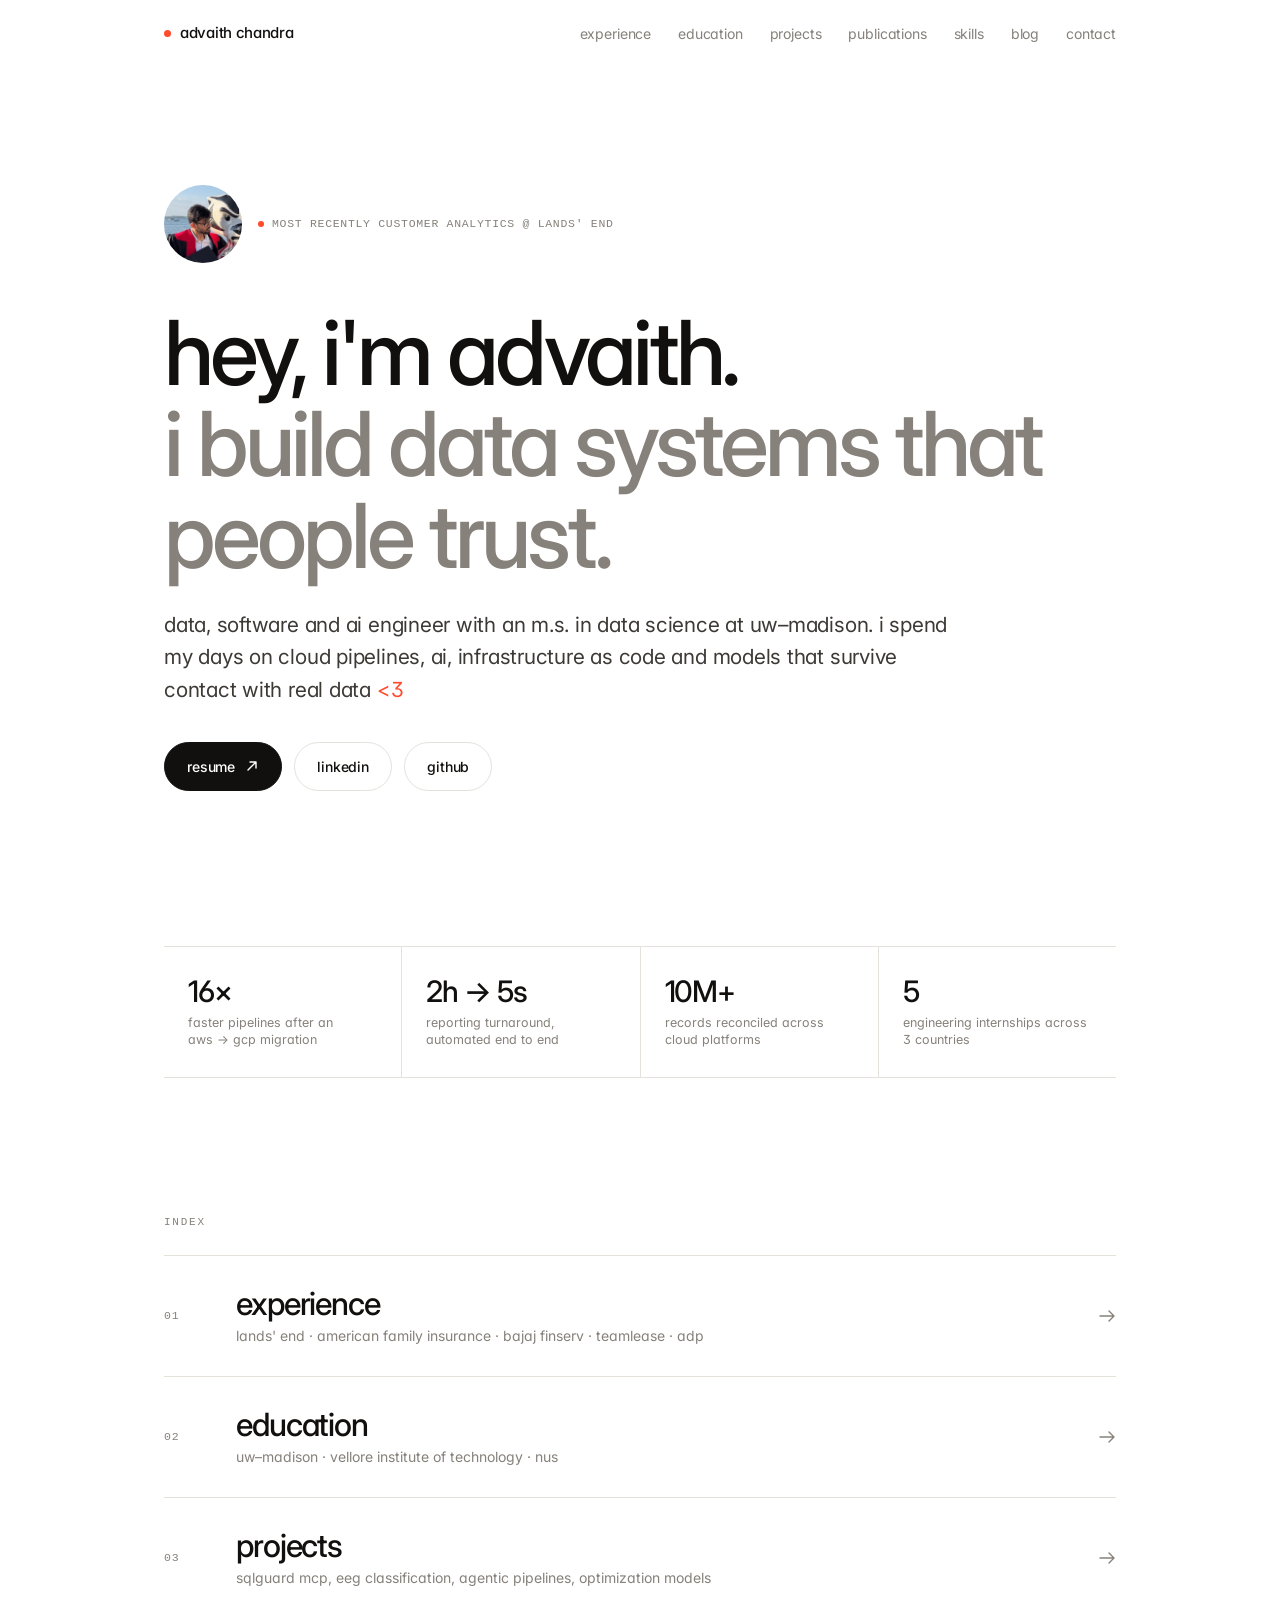
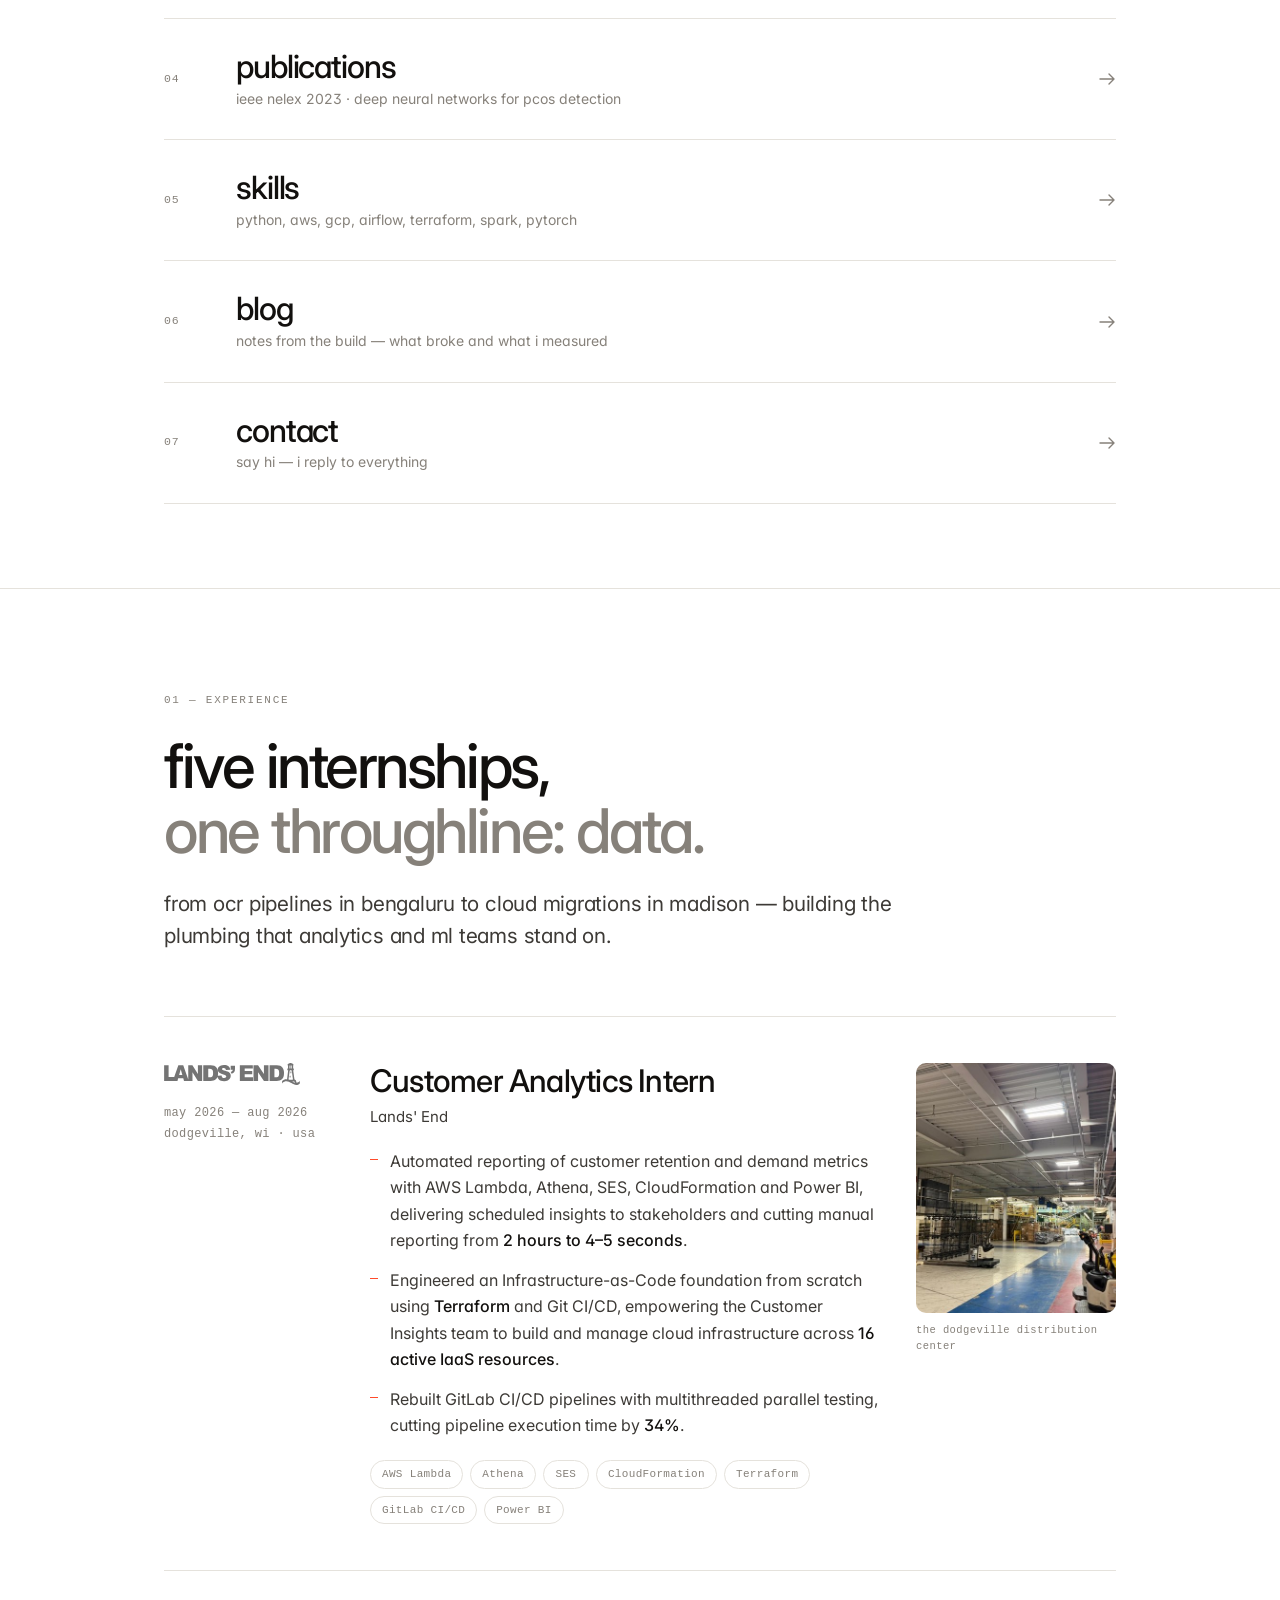
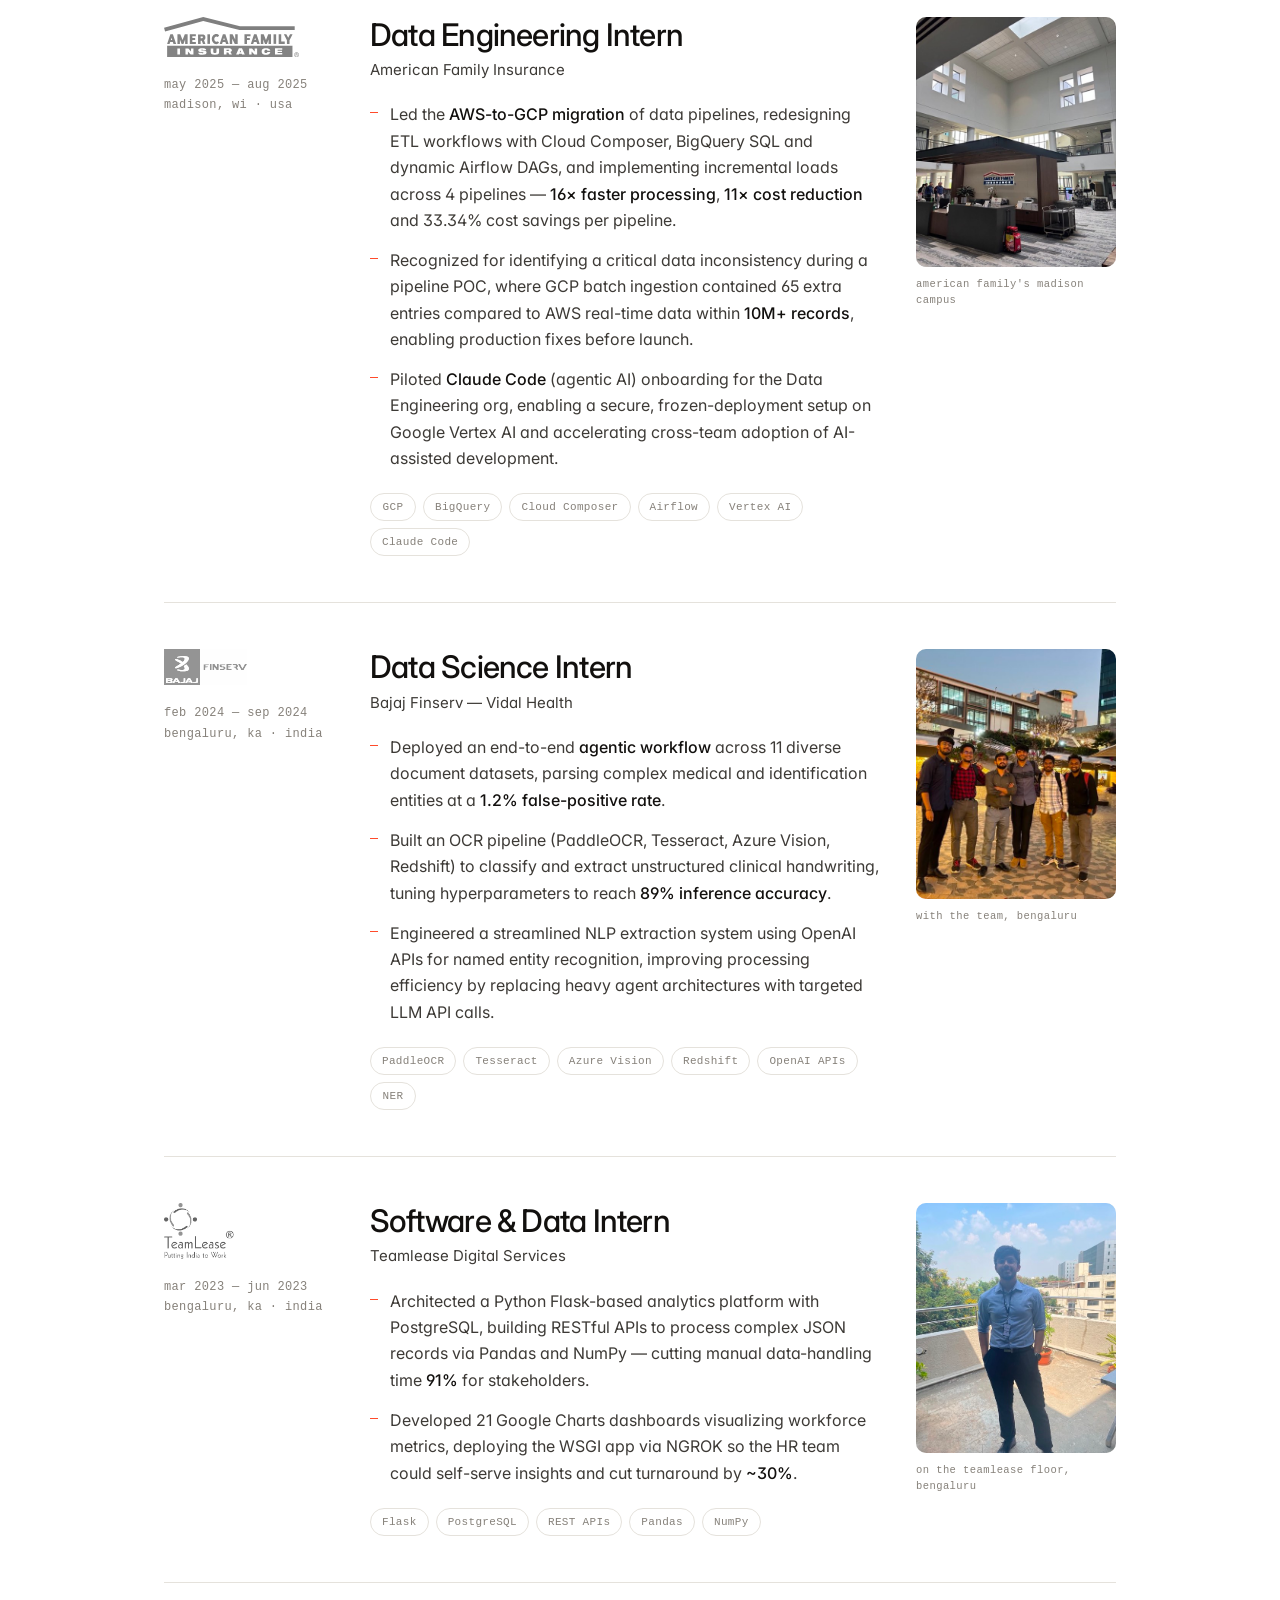
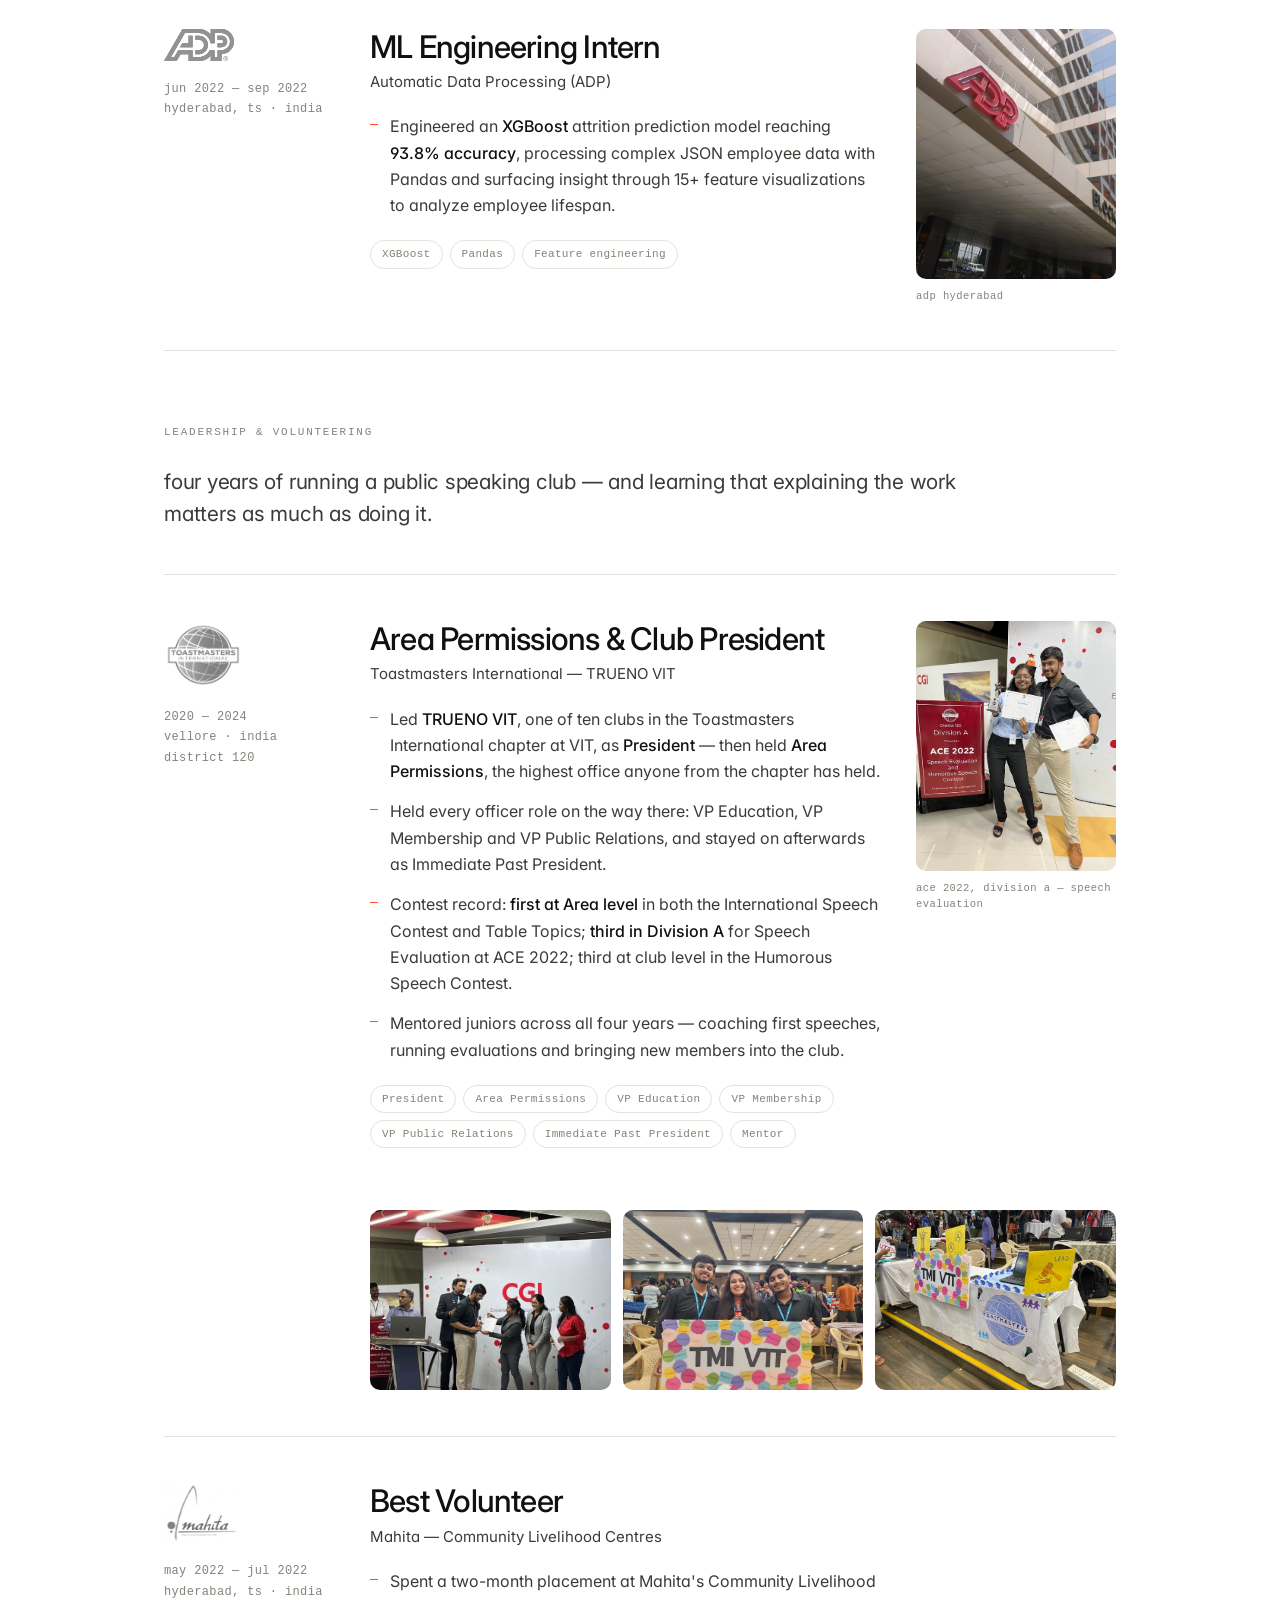
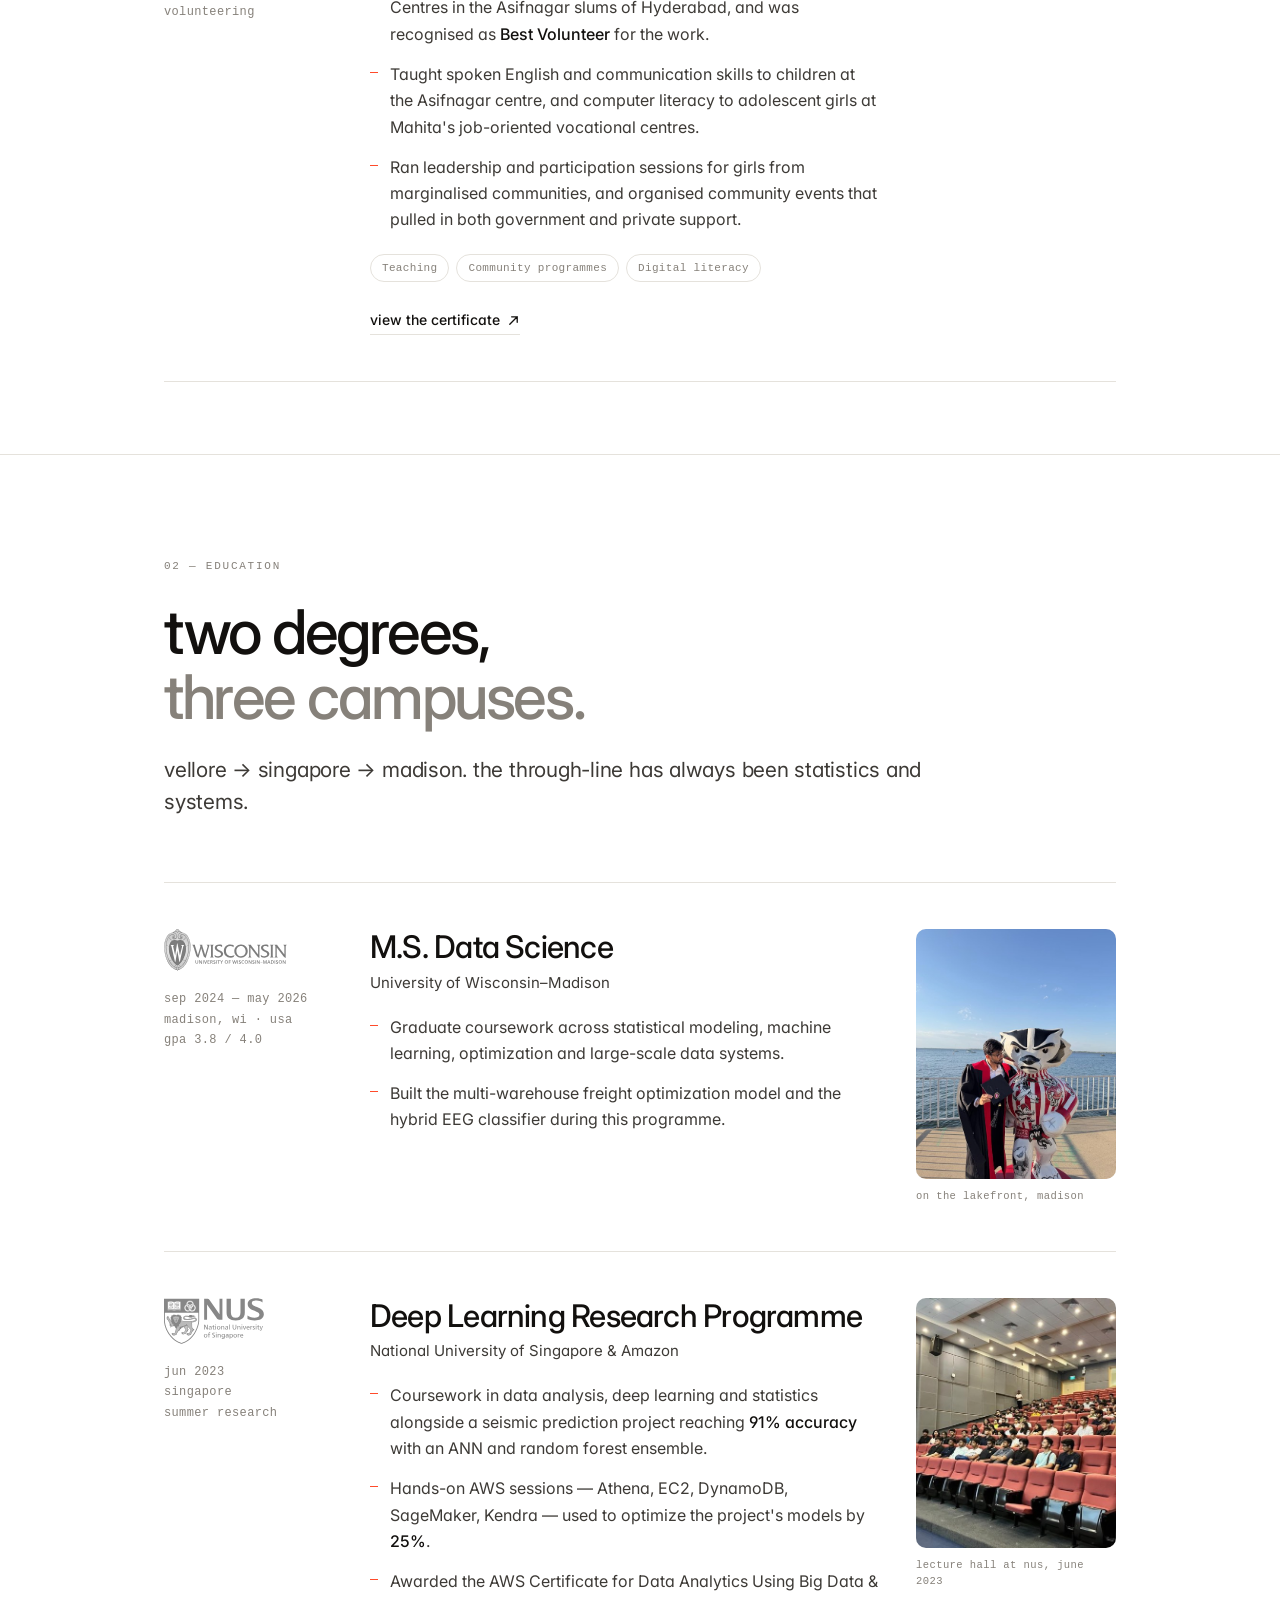
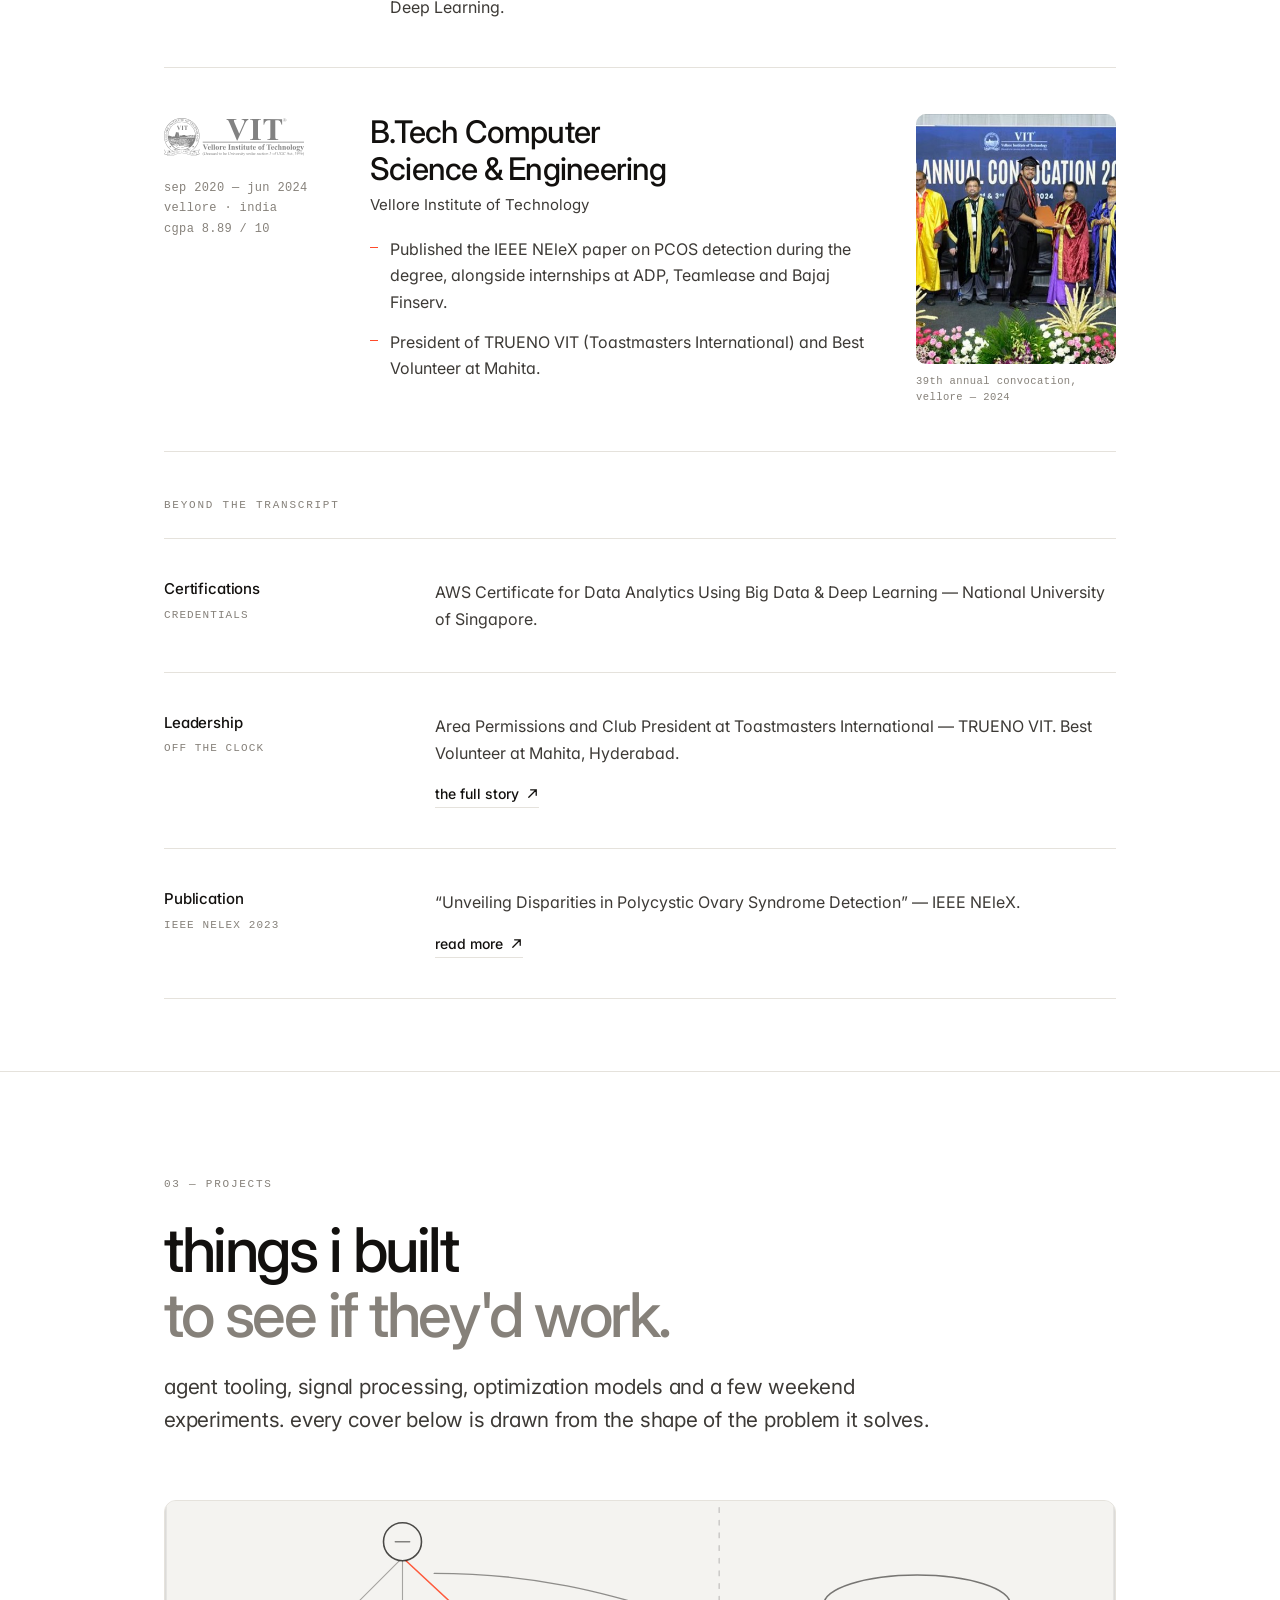
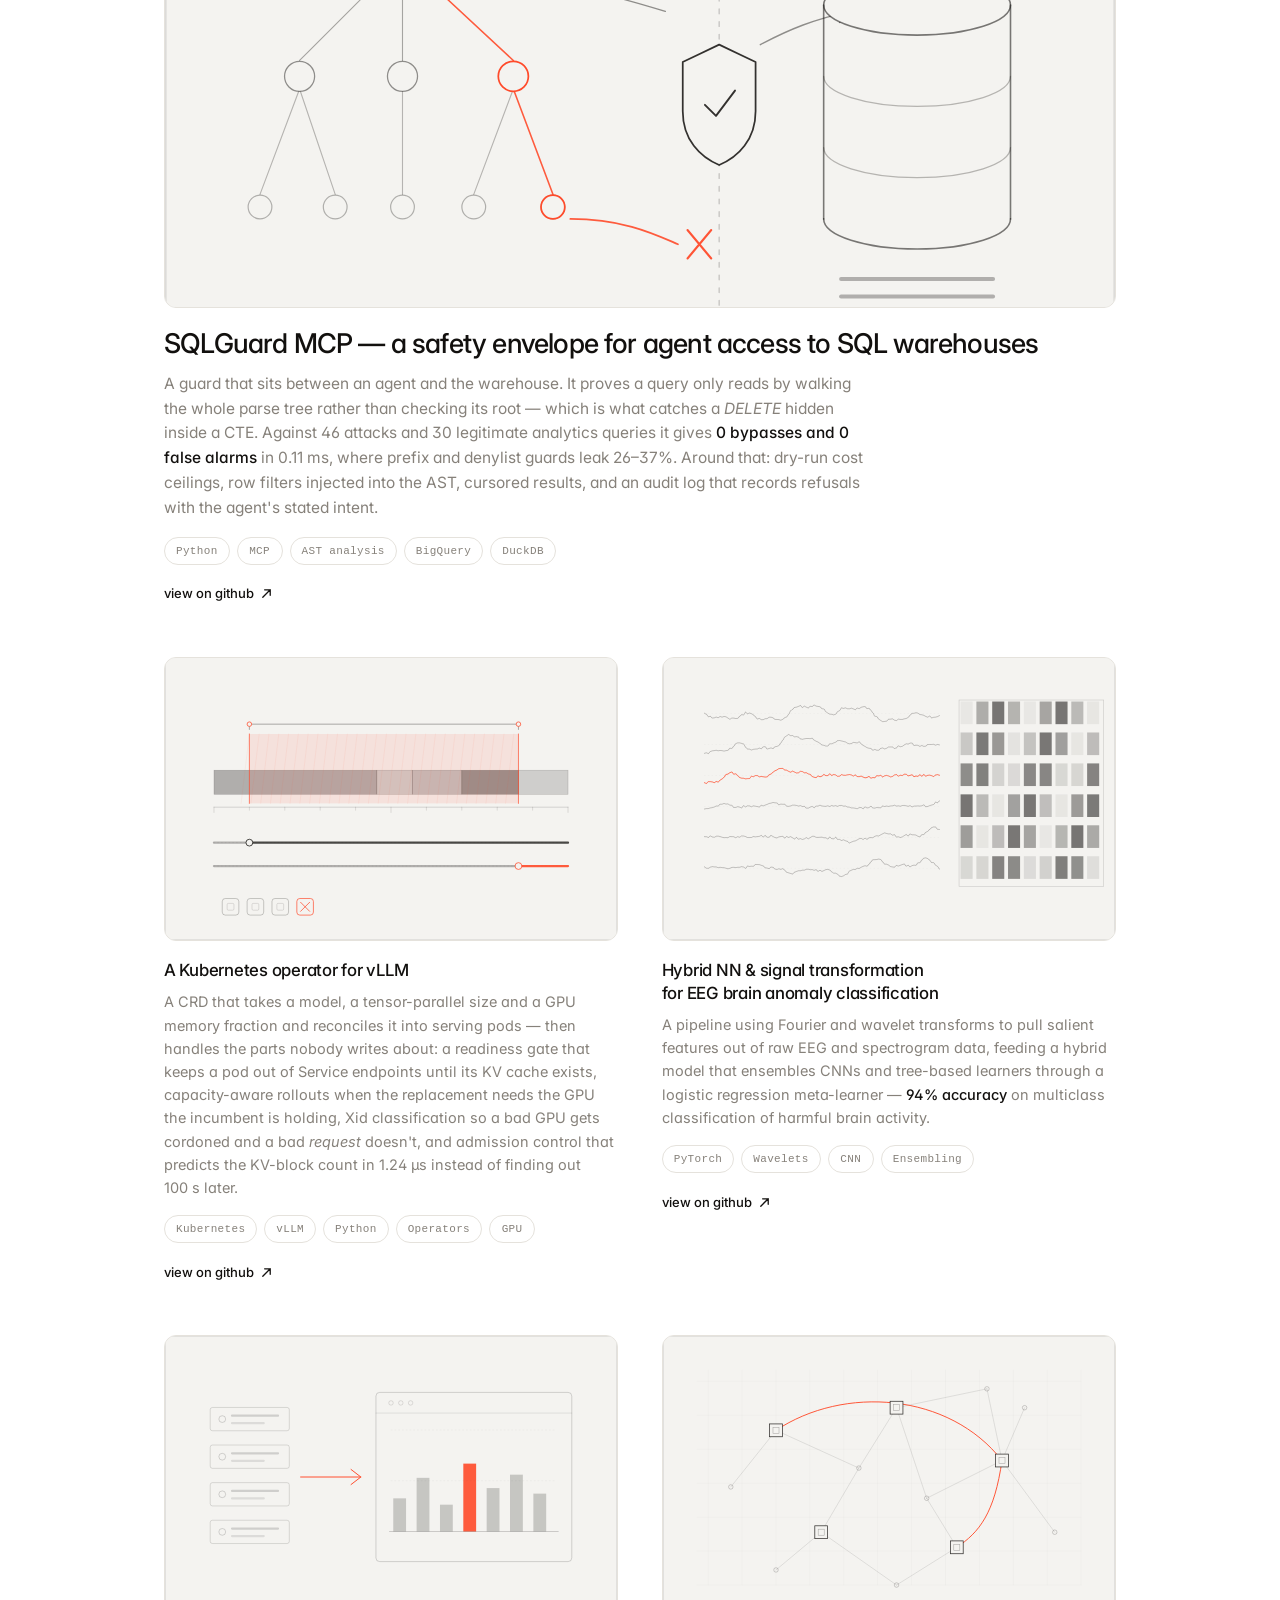
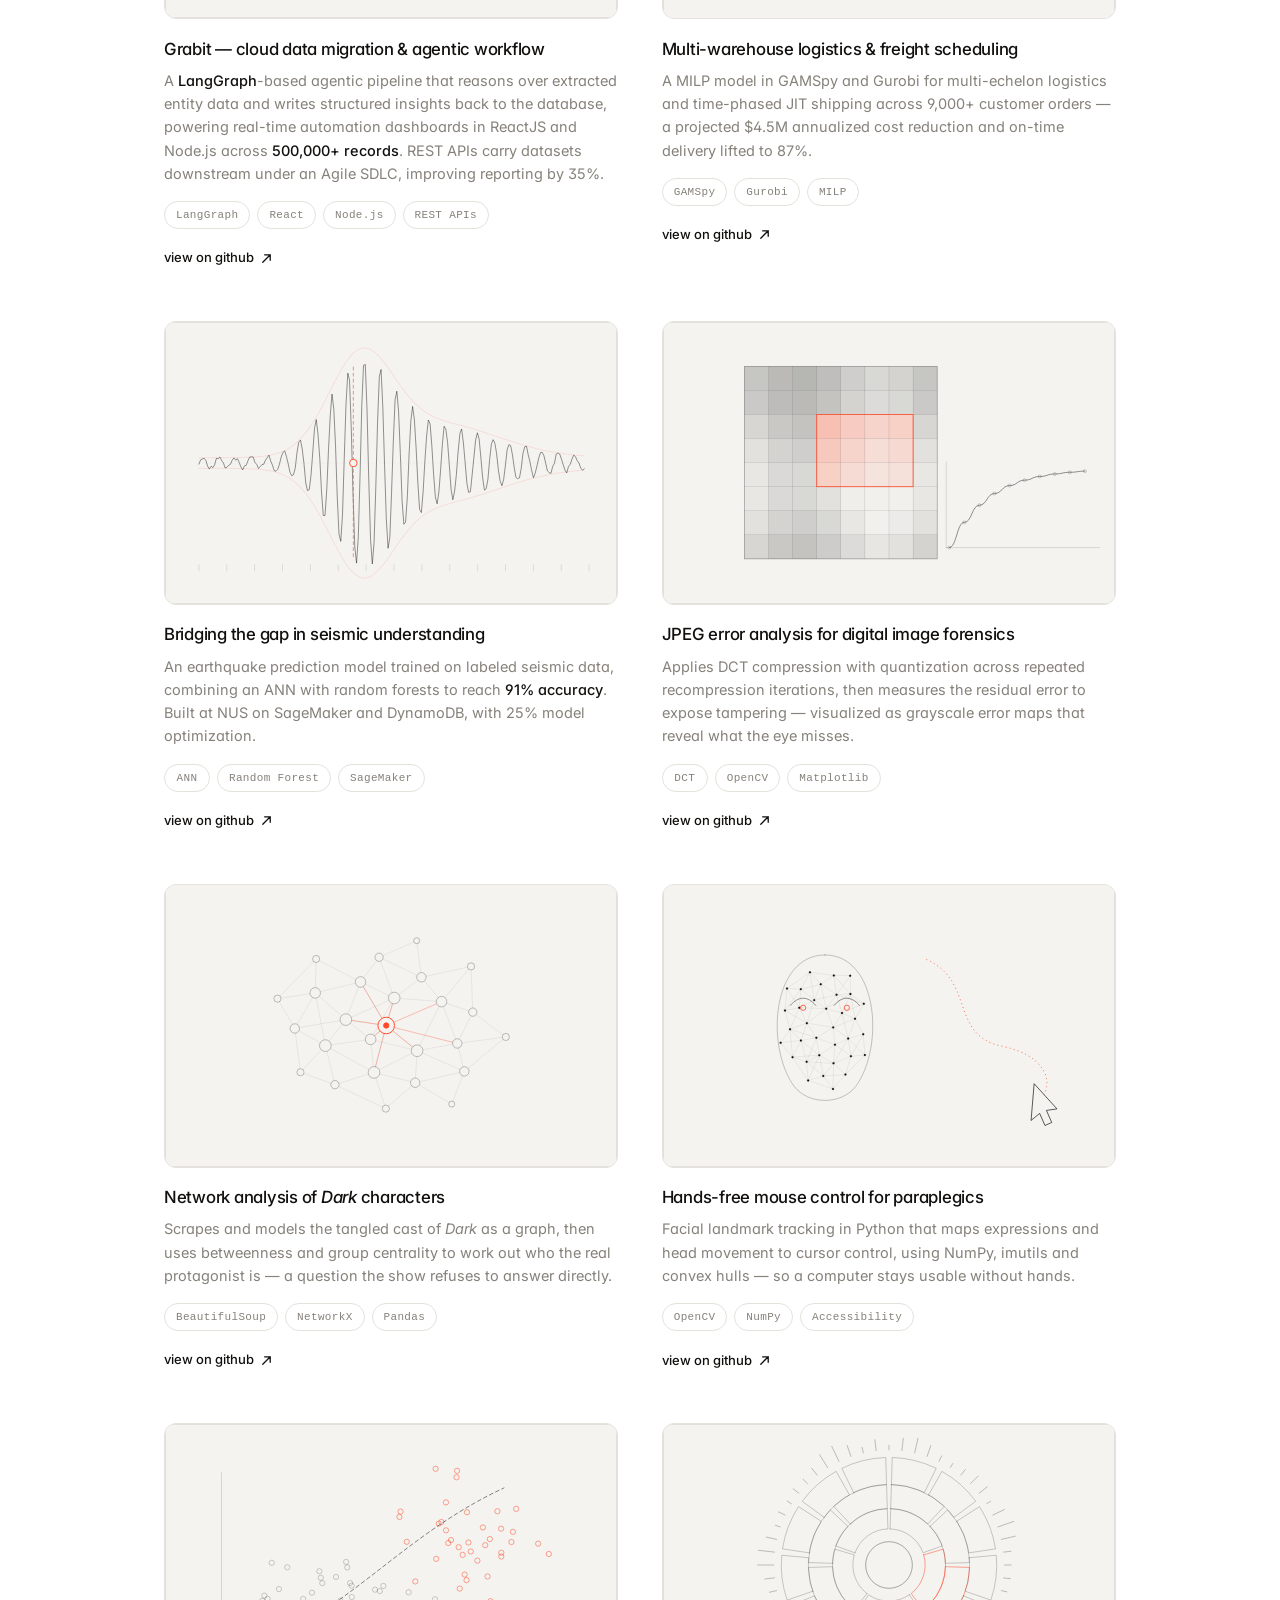
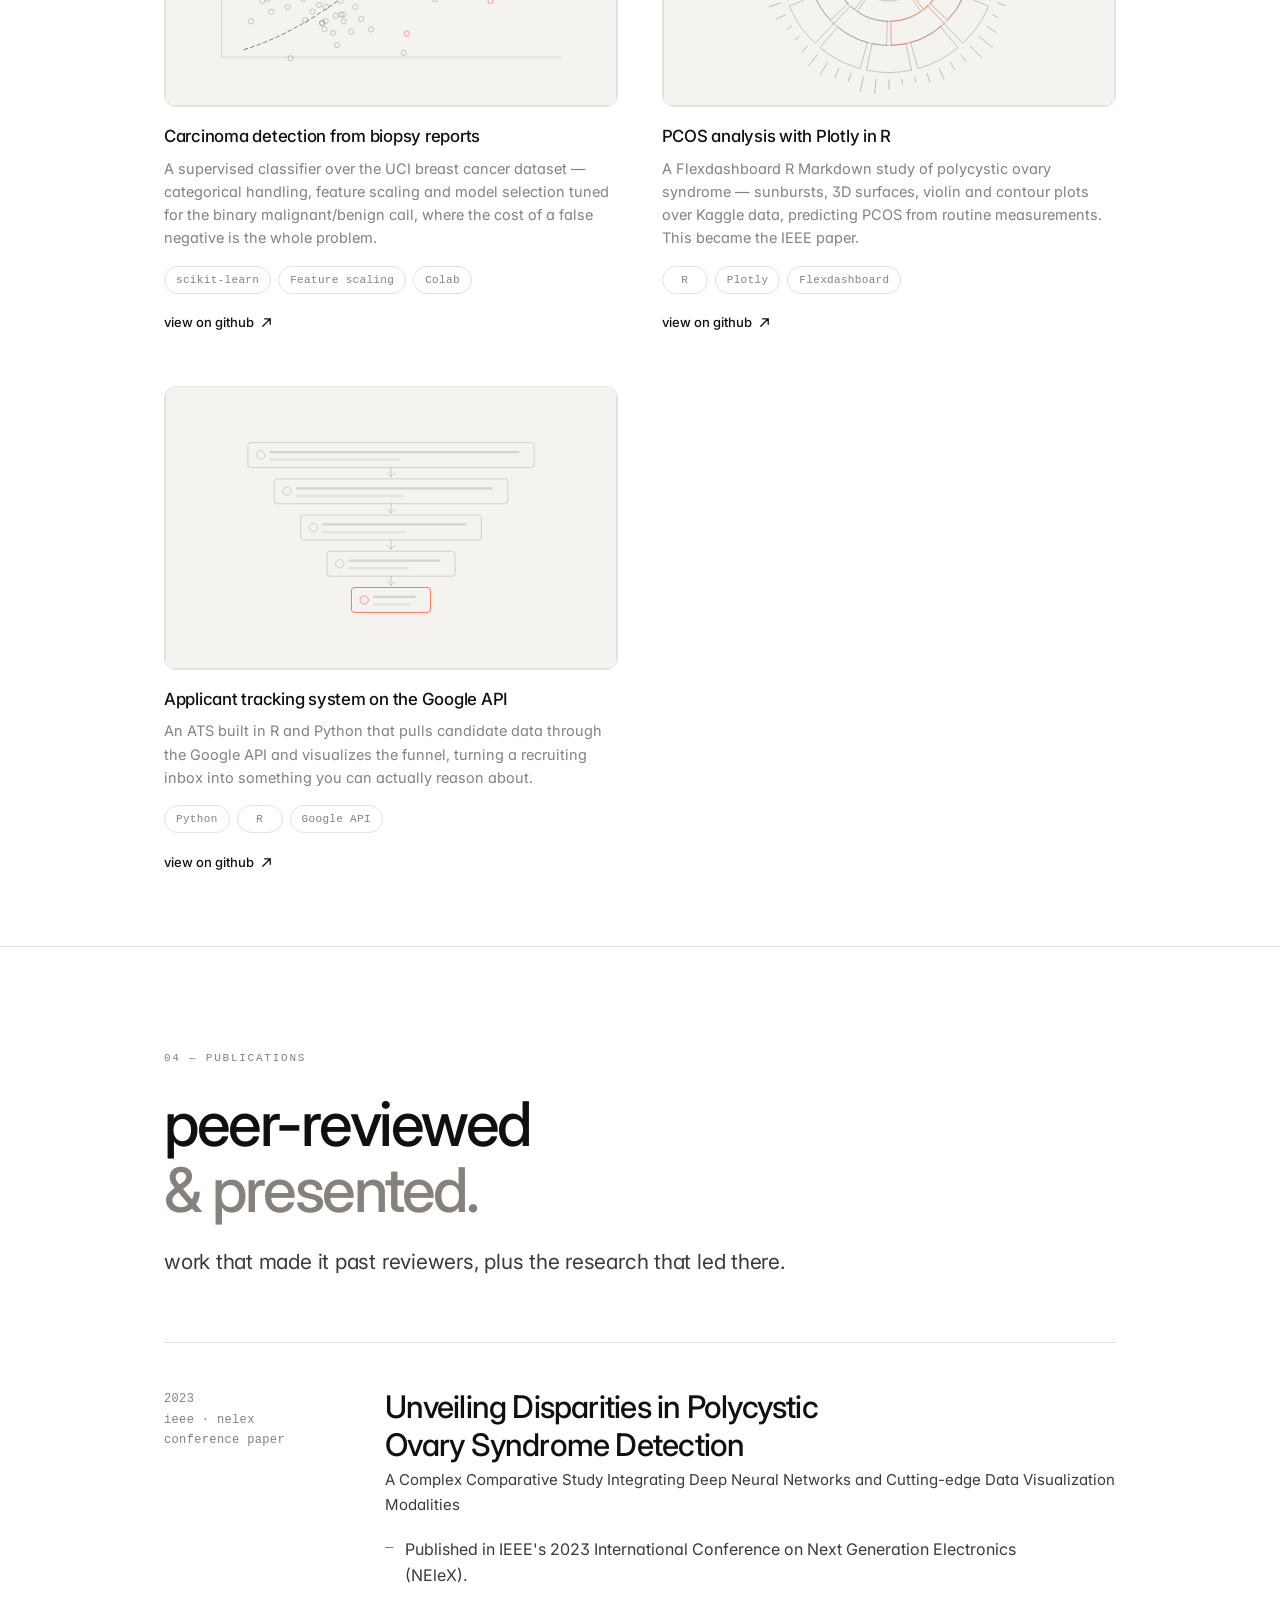
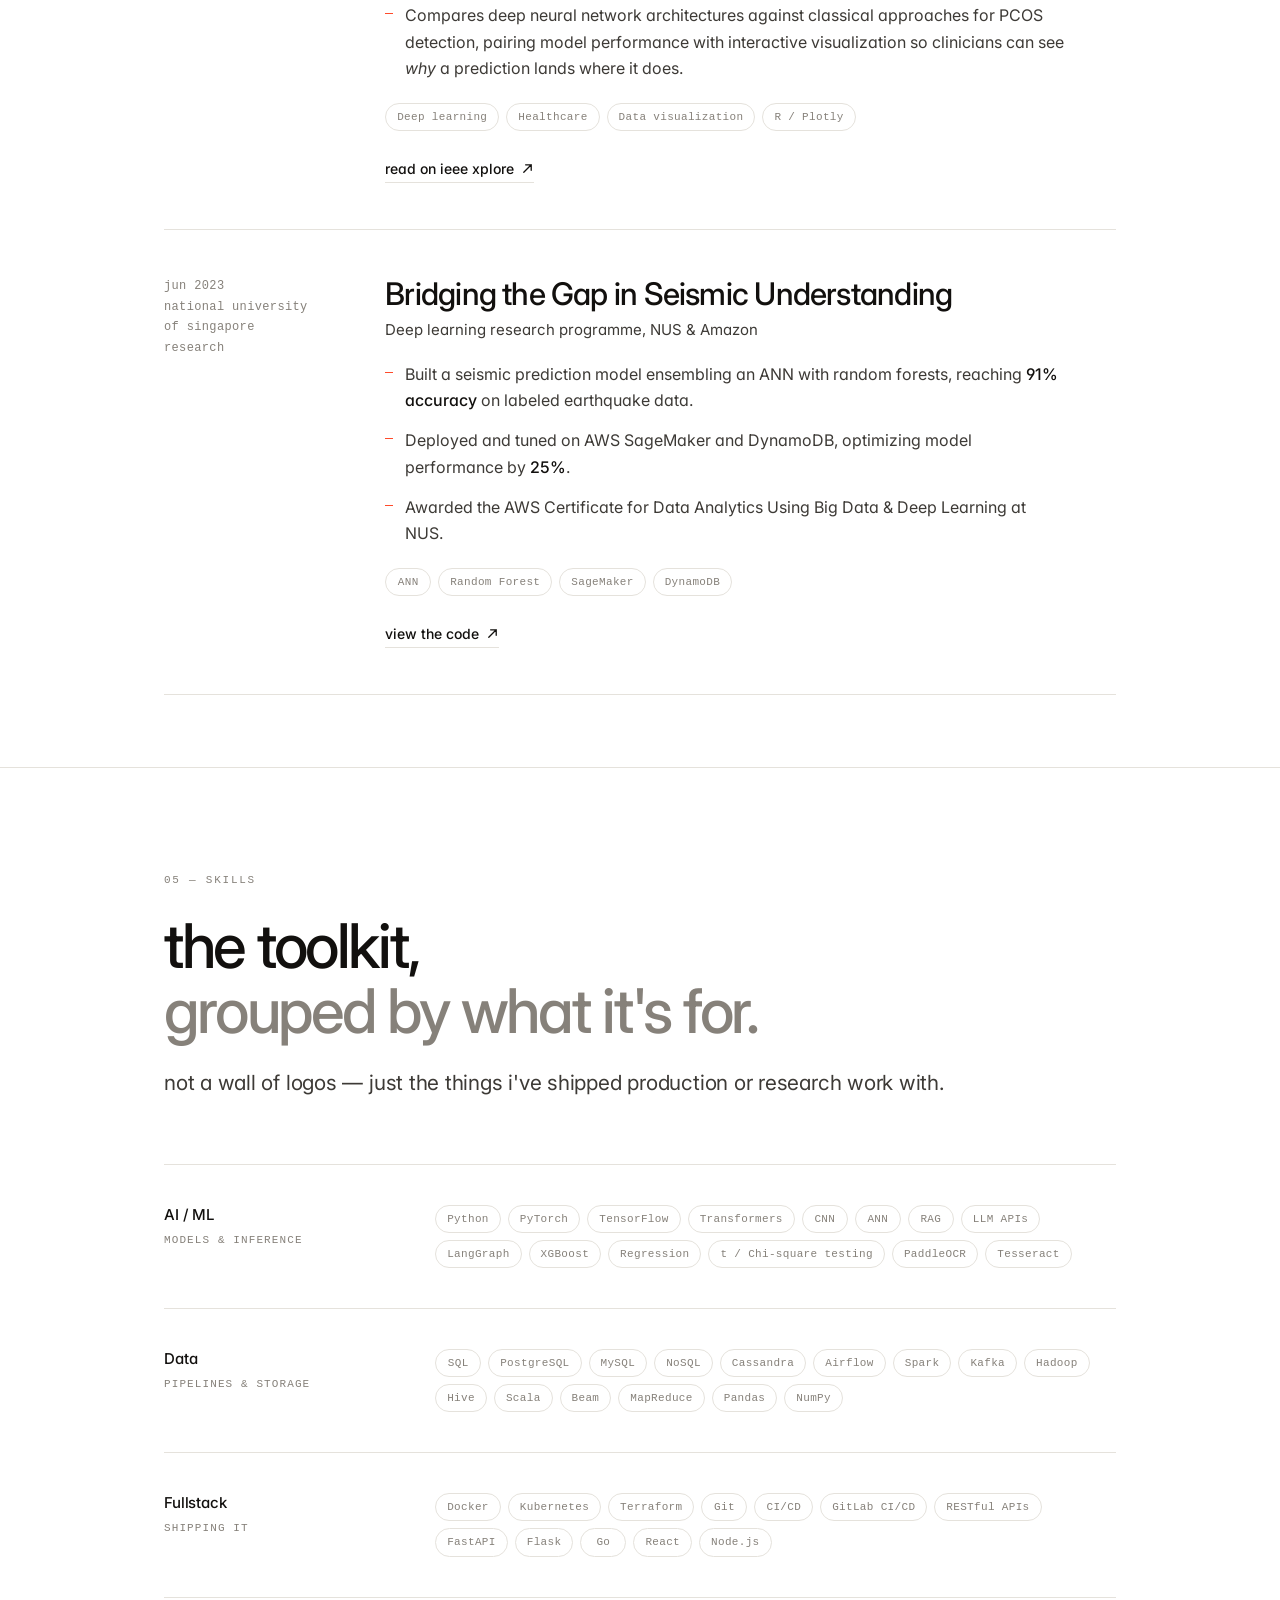
<file: index.html>
<!DOCTYPE html>
<html lang="en">
<head>
    <meta charset="UTF-8">
    <meta name="viewport" content="width=device-width, initial-scale=1">
    <title>Advaith Chandra Srivastav — data, software and ai engineer</title>
    <meta name="description" content="Advaith Chandra Srivastav — data, software and ai engineer. MS Data Science at UW - Madison. Customer analytics at Lands' End, cloud migrations at American Family Insurance.">
    <link rel="icon" href="data:image/svg+xml,%3Csvg xmlns='http://www.w3.org/2000/svg' viewBox='0 0 32 32'%3E%3Ccircle cx='16' cy='16' r='9' fill='%23ff4b2b'/%3E%3C/svg%3E">
    <link rel="preconnect" href="https://fonts.googleapis.com">
    <link rel="preconnect" href="https://fonts.gstatic.com" crossorigin>
    <link href="https://fonts.googleapis.com/css2?family=Inter:wght@400;500;600&display=swap" rel="stylesheet">
    <link rel="stylesheet" href="index.css">
    <!-- Google tag (gtag.js) -->
    <script async src="https://www.googletagmanager.com/gtag/js?id=G-BC5VYM7ZC9"></script>
    <script>
      window.dataLayer = window.dataLayer || [];
      function gtag(){dataLayer.push(arguments);}
      gtag('js', new Date());
      gtag('config', 'G-BC5VYM7ZC9');
    </script>
</head>
<body>

<nav class="nav">
    <div class="nav-inner">
        <a class="brand" href="#top" aria-label="back to top">advaith chandra</a>
        <div class="nav-links">
            <a href="#experience">experience</a>
            <a href="#education">education</a>
            <a href="#projects">projects</a>
            <a href="#publications">publications</a>
            <a href="#skills">skills</a>
            <a href="blogs.html">blog</a>
            <a href="#contact">contact</a>
        </div>
        <button class="nav-toggle" aria-expanded="false" aria-label="open menu" aria-controls="menu">
            <span></span><span></span><span></span>
        </button>
    </div>
</nav>

<div class="menu" id="menu">
    <a href="#experience">experience</a>
    <a href="#education">education</a>
    <a href="#projects">projects</a>
    <a href="#publications">publications</a>
    <a href="#skills">skills</a>
    <a href="blogs.html">blog</a>
    <a href="#contact">contact</a>
</div>

<main id="top">
<section class="hero wrap">
        <div class="hero-top reveal">
            <img class="avatar" src="assets/advaith.jpg" alt="Advaith Chandra Srivastav" width="78" height="78">
            <span class="status"><span class="dot"></span>most recently customer analytics @ lands' end</span>
        </div>

        <h1 class="reveal">hey, i'm advaith.<br><span class="dim">i build data systems that people trust.</span></h1>

        <p class="lede reveal">data, software and ai engineer with an m.s. in data science at uw&ndash;madison. i spend my days on cloud pipelines, ai, infrastructure&nbsp;as&nbsp;code and models that survive contact with real&nbsp;data <span class="accent">&lt;3</span></p>

        <div class="btn-row reveal">
            <a class="btn" href="assets/advaith-chandra-srivastav-resume.pdf" target="_blank" rel="noopener">
                resume
                <svg class="arw" width="14" height="14" viewBox="0 0 14 14" fill="none" aria-hidden="true"><path d="M3 11L11 3M11 3H5M11 3V9" stroke="currentColor" stroke-width="1.4" stroke-linecap="round" stroke-linejoin="round"/></svg>
            </a>
            <a class="btn btn-ghost" href="https://www.linkedin.com/in/advaithchandrasrivastav/" target="_blank" rel="noopener">linkedin</a>
            <a class="btn btn-ghost" href="https://github.com/Advaith789" target="_blank" rel="noopener">github</a>
        </div>
    </section>

<section class="wrap section-tight">
        <div class="facts reveal">
            <div class="fact"><span class="n">16&times;</span><span class="l">faster pipelines after an aws&nbsp;&rarr;&nbsp;gcp migration</span></div>
            <div class="fact"><span class="n">2h &rarr; 5s</span><span class="l">reporting turnaround, automated end to end</span></div>
            <div class="fact"><span class="n">10M+</span><span class="l">records reconciled across cloud platforms</span></div>
            <div class="fact"><span class="n">5</span><span class="l">engineering internships across 3 countries</span></div>
        </div>
    </section>

    <section class="wrap section">
        <span class="eyebrow reveal">index</span>
        <div class="index-list">
            <a class="index-row reveal" href="#experience">
                <span class="num">01</span>
                <span><span class="t">experience</span><span class="d">lands' end &middot; american family insurance &middot; bajaj finserv &middot; teamlease &middot; adp</span></span>
                <svg class="arw" width="18" height="14" viewBox="0 0 18 14" fill="none" aria-hidden="true"><path d="M2 7h13M11 2l5 5-5 5" stroke="currentColor" stroke-width="1.4" stroke-linecap="round" stroke-linejoin="round"/></svg>
            </a>
            <a class="index-row reveal" href="#education">
                <span class="num">02</span>
                <span><span class="t">education</span><span class="d">uw&ndash;madison &middot; vellore institute of technology &middot; nus</span></span>
                <svg class="arw" width="18" height="14" viewBox="0 0 18 14" fill="none" aria-hidden="true"><path d="M2 7h13M11 2l5 5-5 5" stroke="currentColor" stroke-width="1.4" stroke-linecap="round" stroke-linejoin="round"/></svg>
            </a>
            <a class="index-row reveal" href="#projects">
                <span class="num">03</span>
                <span><span class="t">projects</span><span class="d">sqlguard mcp, eeg classification, agentic pipelines, optimization models</span></span>
                <svg class="arw" width="18" height="14" viewBox="0 0 18 14" fill="none" aria-hidden="true"><path d="M2 7h13M11 2l5 5-5 5" stroke="currentColor" stroke-width="1.4" stroke-linecap="round" stroke-linejoin="round"/></svg>
            </a>
            <a class="index-row reveal" href="#publications">
                <span class="num">04</span>
                <span><span class="t">publications</span><span class="d">ieee nelex 2023 &middot; deep neural networks for pcos detection</span></span>
                <svg class="arw" width="18" height="14" viewBox="0 0 18 14" fill="none" aria-hidden="true"><path d="M2 7h13M11 2l5 5-5 5" stroke="currentColor" stroke-width="1.4" stroke-linecap="round" stroke-linejoin="round"/></svg>
            </a>
            <a class="index-row reveal" href="#skills">
                <span class="num">05</span>
                <span><span class="t">skills</span><span class="d">python, aws, gcp, airflow, terraform, spark, pytorch</span></span>
                <svg class="arw" width="18" height="14" viewBox="0 0 18 14" fill="none" aria-hidden="true"><path d="M2 7h13M11 2l5 5-5 5" stroke="currentColor" stroke-width="1.4" stroke-linecap="round" stroke-linejoin="round"/></svg>
            </a>
            <a class="index-row reveal" href="blogs.html">
                <span class="num">06</span>
                <span><span class="t">blog</span><span class="d">notes from the build &mdash; what broke and what i measured</span></span>
                <svg class="arw" width="18" height="14" viewBox="0 0 18 14" fill="none" aria-hidden="true"><path d="M2 7h13M11 2l5 5-5 5" stroke="currentColor" stroke-width="1.4" stroke-linecap="round" stroke-linejoin="round"/></svg>
            </a>
            <a class="index-row reveal" href="#contact">
                <span class="num">07</span>
                <span><span class="t">contact</span><span class="d">say hi &mdash; i reply to everything</span></span>
                <svg class="arw" width="18" height="14" viewBox="0 0 18 14" fill="none" aria-hidden="true"><path d="M2 7h13M11 2l5 5-5 5" stroke="currentColor" stroke-width="1.4" stroke-linecap="round" stroke-linejoin="round"/></svg>
            </a>
        </div>
    </section>

    <section class="page-section" id="experience">

    <header class="section-head wrap">
        <span class="eyebrow reveal">01 &mdash; experience</span>
        <h2 class="section-title reveal">five internships,<br><span class="muted">one throughline: data.</span></h2>
        <p class="lede reveal" style="margin-top:1.5rem">from ocr pipelines in bengaluru to cloud migrations in madison &mdash; building the plumbing that analytics and ml teams stand on.</p>
    </header>

    <div class="wrap" style="padding-bottom:clamp(40px,6vw,72px)">

        <article class="entry has-media reveal">
            <div>
                <img class="entry-logo" src="assets/logos/landsend.svg" alt="Lands' End logo" loading="lazy" style="height:22px">
                <div class="entry-meta">
                    may 2026 &mdash; aug 2026<br>
                    dodgeville, wi &middot; usa
                </div>
            </div>
            <div>
                <h2>Customer Analytics Intern</h2>
                <span class="org">Lands' End</span>
                <ul class="bullets">
                    <li>Automated reporting of customer retention and demand metrics with AWS Lambda, Athena, SES, CloudFormation and Power BI, delivering scheduled insights to stakeholders and cutting manual reporting from <strong>2 hours to 4&ndash;5 seconds</strong>.</li>
                    <li>Engineered an Infrastructure-as-Code foundation from scratch using <strong>Terraform</strong> and Git CI/CD, empowering the Customer Insights team to build and manage cloud infrastructure across <strong>16 active IaaS resources</strong>.</li>
                    <li>Rebuilt GitLab CI/CD pipelines with multithreaded parallel testing, cutting pipeline execution time by <strong>34%</strong>.</li>
                </ul>
                <div class="tags">
                    <span class="tag">AWS Lambda</span><span class="tag">Athena</span><span class="tag">SES</span>
                    <span class="tag">CloudFormation</span><span class="tag">Terraform</span>
                    <span class="tag">GitLab CI/CD</span><span class="tag">Power BI</span>
                </div>
            </div>
            <figure class="entry-photo">
                <img src="assets/photos/landsend.jpg" alt="The Lands' End distribution centre floor in Dodgeville" loading="lazy">
                <figcaption>the dodgeville distribution center</figcaption>
            </figure>
        </article>

        <article class="entry has-media reveal">
            <div>
                <img class="entry-logo" src="assets/logos/amfam.svg" alt="American Family Insurance logo" loading="lazy" style="height:40px">
                <div class="entry-meta">
                    may 2025 &mdash; aug 2025<br>
                    madison, wi &middot; usa
                </div>
            </div>
            <div>
                <h2>Data Engineering Intern</h2>
                <span class="org">American Family Insurance</span>
                <ul class="bullets">
                    <li>Led the <strong>AWS-to-GCP migration</strong> of data pipelines, redesigning ETL workflows with Cloud Composer, BigQuery SQL and dynamic Airflow DAGs, and implementing incremental loads across 4 pipelines &mdash; <strong>16&times; faster processing</strong>, <strong>11&times; cost reduction</strong> and 33.34% cost savings per pipeline.</li>
                    <li>Recognized for identifying a critical data inconsistency during a pipeline POC, where GCP batch ingestion contained 65 extra entries compared to AWS real-time data within <strong>10M+ records</strong>, enabling production fixes before launch.</li>
                    <li>Piloted <strong>Claude Code</strong> (agentic AI) onboarding for the Data Engineering org, enabling a secure, frozen-deployment setup on Google Vertex AI and accelerating cross-team adoption of AI-assisted development.</li>
                </ul>
                <div class="tags">
                    <span class="tag">GCP</span><span class="tag">BigQuery</span><span class="tag">Cloud Composer</span>
                    <span class="tag">Airflow</span><span class="tag">Vertex AI</span><span class="tag">Claude Code</span>
                </div>
            </div>
            <figure class="entry-photo">
                <img src="assets/photos/amfam.jpg" alt="The American Family Insurance headquarters lobby in Madison" loading="lazy" style="object-position:center 58%">
                <figcaption>american family's madison campus</figcaption>
            </figure>
        </article>

        <article class="entry has-media reveal">
            <div>
                <img class="entry-logo" src="assets/logos/bajaj.svg" alt="Bajaj Finserv logo" loading="lazy" style="height:36px">
                <div class="entry-meta">
                    feb 2024 &mdash; sep 2024<br>
                    bengaluru, ka &middot; india
                </div>
            </div>
            <div>
                <h2>Data Science Intern</h2>
                <span class="org">Bajaj Finserv &mdash; Vidal Health</span>
                <ul class="bullets">
                    <li>Deployed an end-to-end <strong>agentic workflow</strong> across 11 diverse document datasets, parsing complex medical and identification entities at a <strong>1.2% false-positive rate</strong>.</li>
                    <li>Built an OCR pipeline (PaddleOCR, Tesseract, Azure Vision, Redshift) to classify and extract unstructured clinical handwriting, tuning hyperparameters to reach <strong>89% inference accuracy</strong>.</li>
                    <li>Engineered a streamlined NLP extraction system using OpenAI APIs for named entity recognition, improving processing efficiency by replacing heavy agent architectures with targeted LLM API calls.</li>
                </ul>
                <div class="tags">
                    <span class="tag">PaddleOCR</span><span class="tag">Tesseract</span><span class="tag">Azure Vision</span>
                    <span class="tag">Redshift</span><span class="tag">OpenAI APIs</span><span class="tag">NER</span>
                </div>
            </div>
            <figure class="entry-photo">
                <img src="assets/photos/bajaj.jpg" alt="Advaith with the team outside the office in Bengaluru" loading="lazy" style="object-position:center 62%">
                <figcaption>with the team, bengaluru</figcaption>
            </figure>
        </article>

        <article class="entry has-media reveal">
            <div>
                <img class="entry-logo tall" src="assets/logos/teamlease.png" alt="TeamLease logo" loading="lazy" style="height:56px">
                <div class="entry-meta">
                    mar 2023 &mdash; jun 2023<br>
                    bengaluru, ka &middot; india
                </div>
            </div>
            <div>
                <h2>Software &amp; Data Intern</h2>
                <span class="org">Teamlease Digital Services</span>
                <ul class="bullets">
                    <li>Architected a Python Flask-based analytics platform with PostgreSQL, building RESTful APIs to process complex JSON records via Pandas and NumPy &mdash; cutting manual data-handling time <strong>91%</strong> for stakeholders.</li>
                    <li>Developed 21 Google Charts dashboards visualizing workforce metrics, deploying the WSGI app via NGROK so the HR team could self-serve insights and cut turnaround by <strong>~30%</strong>.</li>
                </ul>
                <div class="tags">
                    <span class="tag">Flask</span><span class="tag">PostgreSQL</span><span class="tag">REST APIs</span>
                    <span class="tag">Pandas</span><span class="tag">NumPy</span>
                </div>
            </div>
            <figure class="entry-photo">
                <img src="assets/photos/teamlease.jpg" alt="Advaith on the office terrace in Bengaluru" loading="lazy" style="object-position:center 32%">
                <figcaption>on the teamlease floor, bengaluru</figcaption>
            </figure>
        </article>

        <article class="entry has-media reveal">
            <div>
                <img class="entry-logo" src="assets/logos/adp.svg" alt="ADP logo" loading="lazy" style="height:32px">
                <div class="entry-meta">
                    jun 2022 &mdash; sep 2022<br>
                    hyderabad, ts &middot; india
                </div>
            </div>
            <div>
                <h2>ML Engineering Intern</h2>
                <span class="org">Automatic Data Processing (ADP)</span>
                <ul class="bullets">
                    <li>Engineered an <strong>XGBoost</strong> attrition prediction model reaching <strong>93.8% accuracy</strong>, processing complex JSON employee data with Pandas and surfacing insight through 15+ feature visualizations to analyze employee lifespan.</li>
                </ul>
                <div class="tags">
                    <span class="tag">XGBoost</span><span class="tag">Pandas</span><span class="tag">Feature engineering</span>
                </div>
            </div>
            <figure class="entry-photo">
                <img src="assets/photos/adp.jpg" alt="The ADP building in Hyderabad" loading="lazy" style="object-position:center 38%">
                <figcaption>adp hyderabad</figcaption>
            </figure>
        </article>

    </div>

    <div class="wrap" id="leadership" style="padding-bottom:clamp(40px,6vw,72px)">
        <span class="eyebrow reveal">leadership &amp; volunteering</span>
        <p class="lede reveal" style="margin-bottom:clamp(30px,4vw,44px)">four years of running a public speaking club &mdash; and learning that explaining the work matters as much as doing it.</p>

        <article class="entry has-media reveal">
            <div>
                <img class="entry-logo tall" src="assets/logos/toastmasters.png" alt="Toastmasters International logo" loading="lazy" style="height:68px">
                <div class="entry-meta">
                    2020 &mdash; 2024<br>
                    vellore &middot; india<br>
                    district 120
                </div>
            </div>
            <div>
                <h2>Area Permissions &amp; Club President</h2>
                <span class="org">Toastmasters International &mdash; TRUENO VIT</span>
                <ul class="bullets">
                    <li>Led <strong>TRUENO VIT</strong>, one of ten clubs in the Toastmasters International chapter at VIT, as <strong>President</strong> &mdash; then held <strong>Area Permissions</strong>, the highest office anyone from the chapter has held.</li>
                    <li>Held every officer role on the way there: VP Education, VP Membership and VP Public Relations, and stayed on afterwards as Immediate Past President.</li>
                    <li>Contest record: <strong>first at Area level</strong> in both the International Speech Contest and Table Topics; <strong>third in Division A</strong> for Speech Evaluation at ACE 2022; third at club level in the Humorous Speech Contest.</li>
                    <li>Mentored juniors across all four years &mdash; coaching first speeches, running evaluations and bringing new members into the club.</li>
                </ul>
                <div class="tags">
                    <span class="tag">President</span><span class="tag">Area Permissions</span>
                    <span class="tag">VP Education</span><span class="tag">VP Membership</span>
                    <span class="tag">VP Public Relations</span><span class="tag">Immediate Past President</span><span class="tag">Mentor</span>
                </div>
            </div>
            <figure class="entry-photo">
                <img src="assets/photos/leadership-award.jpg" alt="Advaith holding his third-place certificate at the ACE 2022 contest" loading="lazy" style="object-position:center 38%">
                <figcaption>ace 2022, division a &mdash; speech evaluation</figcaption>
            </figure>
            <div class="photo-strip">
                <figure><img src="assets/photos/leadership-stage.jpg" alt="Receiving the contest award on stage at ACE 2022" loading="lazy" style="object-position:center 45%"></figure>
                <figure><img src="assets/photos/leadership-team.jpg" alt="With club members behind the TMI VIT board" loading="lazy" style="object-position:center 40%"></figure>
                <figure><img src="assets/photos/leadership-booth.jpg" alt="The TMI VIT recruitment booth" loading="lazy"></figure>
            </div>
        </article>

        <article class="entry has-media reveal">
            <div>
                <img class="entry-logo on-white" src="assets/logos/mahita.png" alt="Mahita logo" loading="lazy" style="height:60px">
                <div class="entry-meta">
                    may 2022 &mdash; jul 2022<br>
                    hyderabad, ts &middot; india<br>
                    volunteering
                </div>
            </div>
            <div>
                <h2>Best Volunteer</h2>
                <span class="org">Mahita &mdash; Community Livelihood Centres</span>
                <ul class="bullets">
                    <li>Spent a two-month placement at Mahita's Community Livelihood Centres in the Asifnagar slums of Hyderabad, and was recognised as <strong>Best Volunteer</strong> for the work.</li>
                    <li>Taught spoken English and communication skills to children at the Asifnagar centre, and computer literacy to adolescent girls at Mahita's job-oriented vocational centres.</li>
                    <li>Ran leadership and participation sessions for girls from marginalised communities, and organised community events that pulled in both government and private support.</li>
                </ul>
                <div class="tags">
                    <span class="tag">Teaching</span><span class="tag">Community programmes</span>
                    <span class="tag">Digital literacy</span>
                </div>
                <p style="margin-top:1.5rem">
                    <a class="tlink" href="assets/mahita-best-volunteer-certificate.pdf" target="_blank" rel="noopener">view the certificate <svg class="arw" width="13" height="13" viewBox="0 0 14 14" fill="none" aria-hidden="true"><path d="M3 11L11 3M11 3H5M11 3V9" stroke="currentColor" stroke-width="1.4" stroke-linecap="round" stroke-linejoin="round"/></svg></a>
                </p>
            </div>
        </article>
    </div>
    </section>

    <section class="page-section" id="education">

    <header class="section-head wrap">
        <span class="eyebrow reveal">02 &mdash; education</span>
        <h2 class="section-title reveal">two degrees,<br><span class="muted">three campuses.</span></h2>
        <p class="lede reveal" style="margin-top:1.5rem">vellore &rarr; singapore &rarr; madison. the through-line has always been statistics and systems.</p>
    </header>

    <div class="wrap" style="padding-bottom:clamp(24px,4vw,44px)">

        <article class="entry has-media reveal">
            <div>
                <img class="entry-logo" src="assets/logos/uwmadison.svg" alt="University of Wisconsin–Madison logo" loading="lazy" style="height:42px">
                <div class="entry-meta">
                    sep 2024 &mdash; may 2026<br>
                    madison, wi &middot; usa<br>
                    gpa 3.8 / 4.0
                </div>
            </div>
            <div>
                <h2>M.S. Data Science</h2>
                <span class="org">University of Wisconsin&ndash;Madison</span>
                <ul class="bullets">
                    <li>Graduate coursework across statistical modeling, machine learning, optimization and large-scale data systems.</li>
                    <li>Built the multi-warehouse freight optimization model and the hybrid EEG classifier during this programme.</li>
                </ul>
            </div>
            <figure class="entry-photo">
                <img src="assets/photos/uwmadison.jpg" alt="Advaith in graduation robes on the Madison lakefront" loading="lazy" style="object-position:center 42%">
                <figcaption>on the lakefront, madison</figcaption>
            </figure>
        </article>

        <article class="entry has-media reveal">
            <div>
                <img class="entry-logo tall" src="assets/logos/nus.svg" alt="National University of Singapore logo" loading="lazy" style="height:46px">
                <div class="entry-meta">
                    jun 2023<br>
                    singapore<br>
                    summer research
                </div>
            </div>
            <div>
                <h2>Deep Learning Research Programme</h2>
                <span class="org">National University of Singapore &amp; Amazon</span>
                <ul class="bullets">
                    <li>Coursework in data analysis, deep learning and statistics alongside a seismic prediction project reaching <strong>91% accuracy</strong> with an ANN and random forest ensemble.</li>
                    <li>Hands-on AWS sessions &mdash; Athena, EC2, DynamoDB, SageMaker, Kendra &mdash; used to optimize the project's models by <strong>25%</strong>.</li>
                    <li>Awarded the AWS Certificate for Data Analytics Using Big Data &amp; Deep Learning.</li>
                </ul>
            </div>
            <figure class="entry-photo">
                <img src="assets/photos/nus.jpg" alt="The research cohort in a lecture hall at NUS" loading="lazy">
                <figcaption>lecture hall at nus, june 2023</figcaption>
            </figure>
        </article>

        <article class="entry has-media reveal">
            <div>
                <img class="entry-logo" src="assets/logos/vit.svg" alt="Vellore Institute of Technology logo" loading="lazy" style="height:46px">
                <div class="entry-meta">
                    sep 2020 &mdash; jun 2024<br>
                    vellore &middot; india<br>
                    cgpa 8.89 / 10
                </div>
            </div>
            <div>
                <h2>B.Tech Computer Science &amp; Engineering</h2>
                <span class="org">Vellore Institute of Technology</span>
                <ul class="bullets">
                    <li>Published the IEEE NEleX paper on PCOS detection during the degree, alongside internships at ADP, Teamlease and Bajaj Finserv.</li>
                    <li>President of TRUENO VIT (Toastmasters International) and Best Volunteer at Mahita.</li>
                </ul>
            </div>
            <figure class="entry-photo">
                <img src="assets/photos/vit.jpg" alt="Advaith receiving his degree at VIT's 39th annual convocation" loading="lazy" style="object-position:54% center">
                <figcaption>39th annual convocation, vellore &mdash; 2024</figcaption>
            </figure>
        </article>

    </div>

    <div class="wrap" style="padding-bottom:clamp(40px,6vw,72px)">
        <span class="eyebrow reveal">beyond the transcript</span>

        <div class="cols reveal">
            <div>
                <h3>Certifications</h3>
                <div class="sub">credentials</div>
            </div>
            <div>
                <p>AWS Certificate for Data Analytics Using Big Data &amp; Deep Learning &mdash; National University of Singapore.</p>
            </div>
        </div>

        <div class="cols reveal">
            <div>
                <h3>Leadership</h3>
                <div class="sub">off the clock</div>
            </div>
            <div>
                <p style="margin-bottom:0.9rem">Area Permissions and Club President at Toastmasters International &mdash; TRUENO VIT. Best Volunteer at Mahita, Hyderabad.</p>
                <a class="tlink" href="#leadership">the full story <svg class="arw" width="13" height="13" viewBox="0 0 14 14" fill="none" aria-hidden="true"><path d="M3 11L11 3M11 3H5M11 3V9" stroke="currentColor" stroke-width="1.4" stroke-linecap="round" stroke-linejoin="round"/></svg></a>
            </div>
        </div>

        <div class="cols reveal">
            <div>
                <h3>Publication</h3>
                <div class="sub">ieee nelex 2023</div>
            </div>
            <div>
                <p style="margin-bottom:0.9rem">&ldquo;Unveiling Disparities in Polycystic Ovary Syndrome Detection&rdquo; &mdash; IEEE NEleX.</p>
                <a class="tlink" href="#publications">read more <svg class="arw" width="13" height="13" viewBox="0 0 14 14" fill="none" aria-hidden="true"><path d="M3 11L11 3M11 3H5M11 3V9" stroke="currentColor" stroke-width="1.4" stroke-linecap="round" stroke-linejoin="round"/></svg></a>
            </div>
        </div>
    </div>
    </section>

    <section class="page-section" id="projects">

    <header class="section-head wrap">
        <span class="eyebrow reveal">03 &mdash; projects</span>
        <h2 class="section-title reveal">things i built<br><span class="muted">to see if they'd work.</span></h2>
        <p class="lede reveal" style="margin-top:1.5rem">agent tooling, signal processing, optimization models and a few weekend experiments. every cover below is drawn from the shape of the problem it solves.</p>
    </header>

    <div class="wrap" style="padding-bottom:clamp(40px,6vw,72px)">
        <div class="grid">

            <a class="card card-featured reveal" href="https://github.com/Advaith789/ast-level-sql-mcp" target="_blank" rel="noopener">
                <div class="card-media"><img src="assets/projects/sqlguard.svg" alt="A SQL parse tree with one branch refused at a policy gate in front of a warehouse" loading="lazy"></div>
                <h3>SQLGuard MCP &mdash; a safety envelope for agent access to SQL warehouses</h3>
                <p>A guard that sits between an agent and the warehouse. It proves a query only reads by walking the whole parse tree rather than checking its root &mdash; which is what catches a <em>DELETE</em> hidden inside a CTE. Against 46 attacks and 30 legitimate analytics queries it gives <strong>0 bypasses and 0 false alarms</strong> in 0.11&nbsp;ms, where prefix and denylist guards leak 26&ndash;37%. Around that: dry-run cost ceilings, row filters injected into the AST, cursored results, and an audit log that records refusals with the agent's stated intent.</p>
                <div class="tags"><span class="tag">Python</span><span class="tag">MCP</span><span class="tag">AST analysis</span><span class="tag">BigQuery</span><span class="tag">DuckDB</span></div>
                <span class="card-go">view on github <svg class="arw" width="13" height="13" viewBox="0 0 14 14" fill="none" aria-hidden="true"><path d="M3 11L11 3M11 3H5M11 3V9" stroke="currentColor" stroke-width="1.4" stroke-linecap="round" stroke-linejoin="round"/></svg></span>
            </a>

            <a class="card reveal" href="https://github.com/Advaith789/vllm-k8s-operator" target="_blank" rel="noopener">
                <div class="card-media"><img src="assets/projects/vllm-operator.svg" alt="A vLLM startup timeline with the blind window between port-open and engine-ready marked" loading="lazy"></div>
                <h3>A Kubernetes operator for vLLM</h3>
                <p>A CRD that takes a model, a tensor-parallel size and a GPU memory fraction and reconciles it into serving pods &mdash; then handles the parts nobody writes about: a readiness gate that keeps a pod out of Service endpoints until its KV cache exists, capacity-aware rollouts when the replacement needs the GPU the incumbent is holding, Xid classification so a bad GPU gets cordoned and a bad <em>request</em> doesn't, and admission control that predicts the KV-block count in 1.24&nbsp;&micro;s instead of finding out 100&nbsp;s later.</p>
                <div class="tags"><span class="tag">Kubernetes</span><span class="tag">vLLM</span><span class="tag">Python</span><span class="tag">Operators</span><span class="tag">GPU</span></div>
                <span class="card-go">view on github <svg class="arw" width="13" height="13" viewBox="0 0 14 14" fill="none" aria-hidden="true"><path d="M3 11L11 3M11 3H5M11 3V9" stroke="currentColor" stroke-width="1.4" stroke-linecap="round" stroke-linejoin="round"/></svg></span>
            </a>

            <a class="card reveal" href="https://github.com/Advaith789/brain-waves-classification" target="_blank" rel="noopener">
                <div class="card-media"><img src="assets/projects/eeg.svg" alt="Layered EEG traces beside a wavelet spectrogram" loading="lazy"></div>
                <h3>Hybrid NN &amp; signal transformation for EEG brain anomaly classification</h3>
                <p>A pipeline using Fourier and wavelet transforms to pull salient features out of raw EEG and spectrogram data, feeding a hybrid model that ensembles CNNs and tree-based learners through a logistic regression meta-learner &mdash; <strong>94% accuracy</strong> on multiclass classification of harmful brain activity.</p>
                <div class="tags"><span class="tag">PyTorch</span><span class="tag">Wavelets</span><span class="tag">CNN</span><span class="tag">Ensembling</span></div>
                <span class="card-go">view on github <svg class="arw" width="13" height="13" viewBox="0 0 14 14" fill="none" aria-hidden="true"><path d="M3 11L11 3M11 3H5M11 3V9" stroke="currentColor" stroke-width="1.4" stroke-linecap="round" stroke-linejoin="round"/></svg></span>
            </a>

            <a class="card reveal" href="https://github.com/Advaith789/grabit" target="_blank" rel="noopener">
                <div class="card-media"><img src="assets/projects/grabit.svg" alt="Source records flowing into an analytics dashboard" loading="lazy"></div>
                <h3>Grabit &mdash; cloud data migration &amp; agentic workflow</h3>
                <p>A <strong>LangGraph</strong>-based agentic pipeline that reasons over extracted entity data and writes structured insights back to the database, powering real-time automation dashboards in ReactJS and Node.js across <strong>500,000+ records</strong>. REST APIs carry datasets downstream under an Agile SDLC, improving reporting by 35%.</p>
                <div class="tags"><span class="tag">LangGraph</span><span class="tag">React</span><span class="tag">Node.js</span><span class="tag">REST APIs</span></div>
                <span class="card-go">view on github <svg class="arw" width="13" height="13" viewBox="0 0 14 14" fill="none" aria-hidden="true"><path d="M3 11L11 3M11 3H5M11 3V9" stroke="currentColor" stroke-width="1.4" stroke-linecap="round" stroke-linejoin="round"/></svg></span>
            </a>

            <a class="card reveal" href="https://github.com/Advaith789/supply_chain_optimization" target="_blank" rel="noopener">
                <div class="card-media"><img src="assets/projects/supply-chain.svg" alt="Warehouse hubs connected by freight routes" loading="lazy"></div>
                <h3>Multi-warehouse logistics &amp; freight scheduling</h3>
                <p>A MILP model in GAMSpy and Gurobi for multi-echelon logistics and time-phased JIT shipping across 9,000+ customer orders &mdash; a projected $4.5M annualized cost reduction and on-time delivery lifted to 87%.</p>
                <div class="tags"><span class="tag">GAMSpy</span><span class="tag">Gurobi</span><span class="tag">MILP</span></div>
                <span class="card-go">view on github <svg class="arw" width="13" height="13" viewBox="0 0 14 14" fill="none" aria-hidden="true"><path d="M3 11L11 3M11 3H5M11 3V9" stroke="currentColor" stroke-width="1.4" stroke-linecap="round" stroke-linejoin="round"/></svg></span>
            </a>

            <a class="card reveal" href="https://github.com/Advaith789/Earthquake-Predictor" target="_blank" rel="noopener">
                <div class="card-media"><img src="assets/projects/seismic.svg" alt="Seismograph trace with an amplitude envelope" loading="lazy"></div>
                <h3>Bridging the gap in seismic understanding</h3>
                <p>An earthquake prediction model trained on labeled seismic data, combining an ANN with random forests to reach <strong>91% accuracy</strong>. Built at NUS on SageMaker and DynamoDB, with 25% model optimization.</p>
                <div class="tags"><span class="tag">ANN</span><span class="tag">Random Forest</span><span class="tag">SageMaker</span></div>
                <span class="card-go">view on github <svg class="arw" width="13" height="13" viewBox="0 0 14 14" fill="none" aria-hidden="true"><path d="M3 11L11 3M11 3H5M11 3V9" stroke="currentColor" stroke-width="1.4" stroke-linecap="round" stroke-linejoin="round"/></svg></span>
            </a>

            <a class="card reveal" href="https://github.com/Advaith789/JPEG-Error-Analysis" target="_blank" rel="noopener">
                <div class="card-media"><img src="assets/projects/jpeg-forensics.svg" alt="An 8 by 8 DCT block grid with a highlighted error region" loading="lazy"></div>
                <h3>JPEG error analysis for digital image forensics</h3>
                <p>Applies DCT compression with quantization across repeated recompression iterations, then measures the residual error to expose tampering &mdash; visualized as grayscale error maps that reveal what the eye misses.</p>
                <div class="tags"><span class="tag">DCT</span><span class="tag">OpenCV</span><span class="tag">Matplotlib</span></div>
                <span class="card-go">view on github <svg class="arw" width="13" height="13" viewBox="0 0 14 14" fill="none" aria-hidden="true"><path d="M3 11L11 3M11 3H5M11 3V9" stroke="currentColor" stroke-width="1.4" stroke-linecap="round" stroke-linejoin="round"/></svg></span>
            </a>

            <a class="card reveal" href="https://github.com/Advaith789/Network-Analysis-of-Dark-Characters" target="_blank" rel="noopener">
                <div class="card-media"><img src="assets/projects/network-dark.svg" alt="A character graph with one high-centrality hub" loading="lazy"></div>
                <h3>Network analysis of <em>Dark</em> characters</h3>
                <p>Scrapes and models the tangled cast of <em>Dark</em> as a graph, then uses betweenness and group centrality to work out who the real protagonist is &mdash; a question the show refuses to answer directly.</p>
                <div class="tags"><span class="tag">BeautifulSoup</span><span class="tag">NetworkX</span><span class="tag">Pandas</span></div>
                <span class="card-go">view on github <svg class="arw" width="13" height="13" viewBox="0 0 14 14" fill="none" aria-hidden="true"><path d="M3 11L11 3M11 3H5M11 3V9" stroke="currentColor" stroke-width="1.4" stroke-linecap="round" stroke-linejoin="round"/></svg></span>
            </a>

            <a class="card reveal" href="https://github.com/Advaith789/Hands-Free-Mouse-Control" target="_blank" rel="noopener">
                <div class="card-media"><img src="assets/projects/hands-free-mouse.svg" alt="Facial landmark mesh driving a cursor path" loading="lazy"></div>
                <h3>Hands-free mouse control for paraplegics</h3>
                <p>Facial landmark tracking in Python that maps expressions and head movement to cursor control, using NumPy, imutils and convex hulls &mdash; so a computer stays usable without hands.</p>
                <div class="tags"><span class="tag">OpenCV</span><span class="tag">NumPy</span><span class="tag">Accessibility</span></div>
                <span class="card-go">view on github <svg class="arw" width="13" height="13" viewBox="0 0 14 14" fill="none" aria-hidden="true"><path d="M3 11L11 3M11 3H5M11 3V9" stroke="currentColor" stroke-width="1.4" stroke-linecap="round" stroke-linejoin="round"/></svg></span>
            </a>

            <a class="card reveal" href="https://github.com/Advaith789/Carcinoma-Analysis-and-Detection-Using-Biopsy-Report" target="_blank" rel="noopener">
                <div class="card-media"><img src="assets/projects/carcinoma.svg" alt="Two labelled clusters split by a decision boundary" loading="lazy"></div>
                <h3>Carcinoma detection from biopsy reports</h3>
                <p>A supervised classifier over the UCI breast cancer dataset &mdash; categorical handling, feature scaling and model selection tuned for the binary malignant/benign call, where the cost of a false negative is the whole problem.</p>
                <div class="tags"><span class="tag">scikit-learn</span><span class="tag">Feature scaling</span><span class="tag">Colab</span></div>
                <span class="card-go">view on github <svg class="arw" width="13" height="13" viewBox="0 0 14 14" fill="none" aria-hidden="true"><path d="M3 11L11 3M11 3H5M11 3V9" stroke="currentColor" stroke-width="1.4" stroke-linecap="round" stroke-linejoin="round"/></svg></span>
            </a>

            <a class="card reveal" href="https://github.com/Advaith789/PCOS-Analysis" target="_blank" rel="noopener">
                <div class="card-media"><img src="assets/projects/pcos.svg" alt="Radial sunburst chart of nested categories" loading="lazy"></div>
                <h3>PCOS analysis with Plotly in R</h3>
                <p>A Flexdashboard R Markdown study of polycystic ovary syndrome &mdash; sunbursts, 3D surfaces, violin and contour plots over Kaggle data, predicting PCOS from routine measurements. This became the IEEE paper.</p>
                <div class="tags"><span class="tag">R</span><span class="tag">Plotly</span><span class="tag">Flexdashboard</span></div>
                <span class="card-go">view on github <svg class="arw" width="13" height="13" viewBox="0 0 14 14" fill="none" aria-hidden="true"><path d="M3 11L11 3M11 3H5M11 3V9" stroke="currentColor" stroke-width="1.4" stroke-linecap="round" stroke-linejoin="round"/></svg></span>
            </a>

            <a class="card reveal" href="https://github.com/Advaith789/ATS-Using-Google-API" target="_blank" rel="noopener">
                <div class="card-media"><img src="assets/projects/ats.svg" alt="A funnel of candidate rows narrowing to one" loading="lazy"></div>
                <h3>Applicant tracking system on the Google API</h3>
                <p>An ATS built in R and Python that pulls candidate data through the Google API and visualizes the funnel, turning a recruiting inbox into something you can actually reason about.</p>
                <div class="tags"><span class="tag">Python</span><span class="tag">R</span><span class="tag">Google API</span></div>
                <span class="card-go">view on github <svg class="arw" width="13" height="13" viewBox="0 0 14 14" fill="none" aria-hidden="true"><path d="M3 11L11 3M11 3H5M11 3V9" stroke="currentColor" stroke-width="1.4" stroke-linecap="round" stroke-linejoin="round"/></svg></span>
            </a>

        </div>
    </div>
    </section>

    <section class="page-section" id="publications">

    <header class="section-head wrap">
        <span class="eyebrow reveal">04 &mdash; publications</span>
        <h2 class="section-title reveal">peer-reviewed<br><span class="muted">&amp; presented.</span></h2>
        <p class="lede reveal" style="margin-top:1.5rem">work that made it past reviewers, plus the research that led there.</p>
    </header>

    <div class="wrap" style="padding-bottom:clamp(40px,6vw,72px)">

        <article class="entry reveal">
            <div class="entry-meta">
                2023<br>
                ieee &middot; nelex<br>
                conference paper
            </div>
            <div>
                <h2>Unveiling Disparities in Polycystic Ovary Syndrome Detection</h2>
                <span class="org">A Complex Comparative Study Integrating Deep Neural Networks and Cutting-edge Data Visualization Modalities</span>
                <ul class="bullets">
                    <li>Published in IEEE's 2023 International Conference on Next Generation Electronics (NEleX).</li>
                    <li>Compares deep neural network architectures against classical approaches for PCOS detection, pairing model performance with interactive visualization so clinicians can see <em>why</em> a prediction lands where it does.</li>
                </ul>
                <div class="tags">
                    <span class="tag">Deep learning</span><span class="tag">Healthcare</span>
                    <span class="tag">Data visualization</span><span class="tag">R / Plotly</span>
                </div>
                <p style="margin-top:1.5rem">
                    <a class="tlink" href="https://ieeexplore.ieee.org/document/10421140" target="_blank" rel="noopener">read on ieee xplore <svg class="arw" width="13" height="13" viewBox="0 0 14 14" fill="none" aria-hidden="true"><path d="M3 11L11 3M11 3H5M11 3V9" stroke="currentColor" stroke-width="1.4" stroke-linecap="round" stroke-linejoin="round"/></svg></a>
                </p>
            </div>
        </article>

        <article class="entry reveal">
            <div class="entry-meta">
                jun 2023<br>
                national university<br>of singapore<br>
                research
            </div>
            <div>
                <h2>Bridging the Gap in Seismic Understanding</h2>
                <span class="org">Deep learning research programme, NUS &amp; Amazon</span>
                <ul class="bullets">
                    <li>Built a seismic prediction model ensembling an ANN with random forests, reaching <strong>91% accuracy</strong> on labeled earthquake data.</li>
                    <li>Deployed and tuned on AWS SageMaker and DynamoDB, optimizing model performance by <strong>25%</strong>.</li>
                    <li>Awarded the AWS Certificate for Data Analytics Using Big Data &amp; Deep Learning at NUS.</li>
                </ul>
                <div class="tags">
                    <span class="tag">ANN</span><span class="tag">Random Forest</span>
                    <span class="tag">SageMaker</span><span class="tag">DynamoDB</span>
                </div>
                <p style="margin-top:1.5rem">
                    <a class="tlink" href="https://github.com/Advaith789/Earthquake-Predictor" target="_blank" rel="noopener">view the code <svg class="arw" width="13" height="13" viewBox="0 0 14 14" fill="none" aria-hidden="true"><path d="M3 11L11 3M11 3H5M11 3V9" stroke="currentColor" stroke-width="1.4" stroke-linecap="round" stroke-linejoin="round"/></svg></a>
                </p>
            </div>
        </article>

    </div>
    </section>

    <section class="page-section" id="skills">

    <header class="section-head wrap">
        <span class="eyebrow reveal">05 &mdash; skills</span>
        <h2 class="section-title reveal">the toolkit,<br><span class="muted">grouped by what it's for.</span></h2>
        <p class="lede reveal" style="margin-top:1.5rem">not a wall of logos &mdash; just the things i've shipped production or research work with.</p>
    </header>

    <div class="wrap" style="padding-bottom:clamp(40px,6vw,72px)">

        <div class="cols reveal">
            <div>
                <h3>AI / ML</h3>
                <div class="sub">models &amp; inference</div>
            </div>
            <div class="tags" style="margin-top:0">
                <span class="tag">Python</span><span class="tag">PyTorch</span><span class="tag">TensorFlow</span>
                <span class="tag">Transformers</span><span class="tag">CNN</span><span class="tag">ANN</span>
                <span class="tag">RAG</span><span class="tag">LLM APIs</span><span class="tag">LangGraph</span>
                <span class="tag">XGBoost</span><span class="tag">Regression</span>
                <span class="tag">t / Chi-square testing</span>
                <span class="tag">PaddleOCR</span><span class="tag">Tesseract</span>
            </div>
        </div>

        <div class="cols reveal">
            <div>
                <h3>Data</h3>
                <div class="sub">pipelines &amp; storage</div>
            </div>
            <div class="tags" style="margin-top:0">
                <span class="tag">SQL</span><span class="tag">PostgreSQL</span><span class="tag">MySQL</span>
                <span class="tag">NoSQL</span><span class="tag">Cassandra</span>
                <span class="tag">Airflow</span><span class="tag">Spark</span><span class="tag">Kafka</span>
                <span class="tag">Hadoop</span><span class="tag">Hive</span><span class="tag">Scala</span>
                <span class="tag">Beam</span><span class="tag">MapReduce</span>
                <span class="tag">Pandas</span><span class="tag">NumPy</span>
            </div>
        </div>

        <div class="cols reveal">
            <div>
                <h3>Fullstack</h3>
                <div class="sub">shipping it</div>
            </div>
            <div class="tags" style="margin-top:0">
                <span class="tag">Docker</span><span class="tag">Kubernetes</span><span class="tag">Terraform</span>
                <span class="tag">Git</span><span class="tag">CI/CD</span><span class="tag">GitLab CI/CD</span>
                <span class="tag">RESTful APIs</span><span class="tag">FastAPI</span><span class="tag">Flask</span>
                <span class="tag">Go</span><span class="tag">React</span><span class="tag">Node.js</span>
            </div>
        </div>

        <div class="cols reveal">
            <div>
                <h3>Cloud &amp; analytics</h3>
                <div class="sub">where it all runs</div>
            </div>
            <div class="tags" style="margin-top:0">
                <span class="tag">AWS EC2</span><span class="tag">S3</span><span class="tag">DynamoDB</span>
                <span class="tag">Athena</span><span class="tag">Lambda</span><span class="tag">Glue</span>
                <span class="tag">Redshift</span><span class="tag">SageMaker</span><span class="tag">Bedrock</span>
                <span class="tag">Neptune</span><span class="tag">SQS</span><span class="tag">CloudFormation</span>
                <span class="tag">GCP BigQuery</span><span class="tag">Pub/Sub</span><span class="tag">Composer</span>
                <span class="tag">GCS</span><span class="tag">Dataflow</span><span class="tag">Neo4j</span>
                <span class="tag">Vertex AI</span><span class="tag">Azure</span><span class="tag">Snowflake</span>
                <span class="tag">Power BI</span>
            </div>
        </div>

        <div class="cols reveal">
            <div>
                <h3>Languages</h3>
                <div class="sub">day to day</div>
            </div>
            <div class="tags" style="margin-top:0">
                <span class="tag">Python</span><span class="tag">SQL</span><span class="tag">Go</span>
                <span class="tag">R</span><span class="tag">Java</span><span class="tag">C / C++</span>
                <span class="tag">Scala</span><span class="tag">JavaScript</span><span class="tag">HCL</span>
            </div>
        </div>

    </div>
    </section>

<section class="wrap quote reveal">
        <p class="q">is sky the limit?</p>
        <p class="by">kid cudi <span class="accent">&lt;3</span></p>
        <div class="spotify">
            <iframe style="border-radius:12px" src="https://open.spotify.com/embed/track/6gyaXDZS45uIpyETSTibQ9?utm_source=generator&theme=0" width="100%" height="152" frameBorder="0" allowfullscreen="" allow="autoplay; clipboard-write; encrypted-media; fullscreen; picture-in-picture" loading="lazy" title="Spotify player"></iframe>
        </div>
    </section>

    <section class="page-section" id="contact">

    <header class="section-head wrap">
        <span class="eyebrow reveal">07 &mdash; contact</span>
        <h2 class="section-title reveal">say hi.<br><span class="muted">i reply to everything.</span></h2>
        <p class="lede reveal" style="margin-top:1.5rem">working on something with messy data, cloud pipelines or models that need to hold up in production? i'd like to hear about it &mdash; and i'm open to full-time data and ml engineering roles.</p>

        <div class="btn-row reveal">
            <a class="btn" href="mailto:advaith.srivastav@gmail.com">
                email me
                <svg class="arw" width="14" height="14" viewBox="0 0 14 14" fill="none" aria-hidden="true"><path d="M3 11L11 3M11 3H5M11 3V9" stroke="currentColor" stroke-width="1.4" stroke-linecap="round" stroke-linejoin="round"/></svg>
            </a>
            <a class="btn btn-ghost" href="assets/advaith-chandra-srivastav-resume.pdf" target="_blank" rel="noopener">download resume</a>
        </div>
    </header>

    <div class="wrap" style="padding-bottom:clamp(40px,6vw,72px)">
        <span class="eyebrow reveal">channels</span>
        <div class="index-list">
            <a class="index-row reveal" href="mailto:advaith.srivastav@gmail.com">
                <span class="num">01</span>
                <span><span class="t">email</span><span class="d">advaith.srivastav@gmail.com</span></span>
                <svg class="arw" width="18" height="14" viewBox="0 0 18 14" fill="none" aria-hidden="true"><path d="M2 7h13M11 2l5 5-5 5" stroke="currentColor" stroke-width="1.4" stroke-linecap="round" stroke-linejoin="round"/></svg>
            </a>
            <a class="index-row reveal" href="https://www.linkedin.com/in/advaithchandrasrivastav/" target="_blank" rel="noopener">
                <span class="num">02</span>
                <span><span class="t">linkedin</span><span class="d">the professional version of all this</span></span>
                <svg class="arw" width="18" height="14" viewBox="0 0 18 14" fill="none" aria-hidden="true"><path d="M2 7h13M11 2l5 5-5 5" stroke="currentColor" stroke-width="1.4" stroke-linecap="round" stroke-linejoin="round"/></svg>
            </a>
            <a class="index-row reveal" href="https://github.com/Advaith789" target="_blank" rel="noopener">
                <span class="num">03</span>
                <span><span class="t">github</span><span class="d">code for everything in the projects section</span></span>
                <svg class="arw" width="18" height="14" viewBox="0 0 18 14" fill="none" aria-hidden="true"><path d="M2 7h13M11 2l5 5-5 5" stroke="currentColor" stroke-width="1.4" stroke-linecap="round" stroke-linejoin="round"/></svg>
            </a>
            <a class="index-row reveal" href="https://x.com/advaith____" target="_blank" rel="noopener">
                <span class="num">04</span>
                <span><span class="t">x</span><span class="d">where i post most of what i'm building</span></span>
                <svg class="arw" width="18" height="14" viewBox="0 0 18 14" fill="none" aria-hidden="true"><path d="M2 7h13M11 2l5 5-5 5" stroke="currentColor" stroke-width="1.4" stroke-linecap="round" stroke-linejoin="round"/></svg>
            </a>
            <a class="index-row reveal" href="https://www.instagram.com/advaith____" target="_blank" rel="noopener">
                <span class="num">05</span>
                <span><span class="t">instagram</span><span class="d">the unprofessional version of all this</span></span>
                <svg class="arw" width="18" height="14" viewBox="0 0 18 14" fill="none" aria-hidden="true"><path d="M2 7h13M11 2l5 5-5 5" stroke="currentColor" stroke-width="1.4" stroke-linecap="round" stroke-linejoin="round"/></svg>
            </a>
            <a class="index-row reveal" href="assets/advaith-chandra-srivastav-resume.pdf" target="_blank" rel="noopener">
                <span class="num">06</span>
                <span><span class="t">resume</span><span class="d">one page, pdf, always current</span></span>
                <svg class="arw" width="18" height="14" viewBox="0 0 18 14" fill="none" aria-hidden="true"><path d="M2 7h13M11 2l5 5-5 5" stroke="currentColor" stroke-width="1.4" stroke-linecap="round" stroke-linejoin="round"/></svg>
            </a>
        </div>
    </div>
    </section>

</main>

<footer class="footer">
    <div class="wrap">
        <span class="eyebrow">get in touch</span>
        <a class="footer-cta" href="mailto:advaith.srivastav@gmail.com">advaith.srivastav@gmail.com</a>
        <div class="footer-bottom">
            <span>madison, wi &middot; open to data &amp; ml engineering roles</span>
            <div class="footer-links">
                <a href="https://www.linkedin.com/in/advaithchandrasrivastav/" target="_blank" rel="noopener">linkedin</a>
                <a href="https://github.com/Advaith789" target="_blank" rel="noopener">github</a>
                <a href="https://x.com/advaith____" target="_blank" rel="noopener">x</a>
                <a href="https://www.instagram.com/advaith____" target="_blank" rel="noopener">instagram</a>
                <a href="assets/advaith-chandra-srivastav-resume.pdf" target="_blank" rel="noopener">resume</a>
            </div>
        </div>
    </div>
</footer>

<script src="index.js"></script>
</body>
</html>
</file>
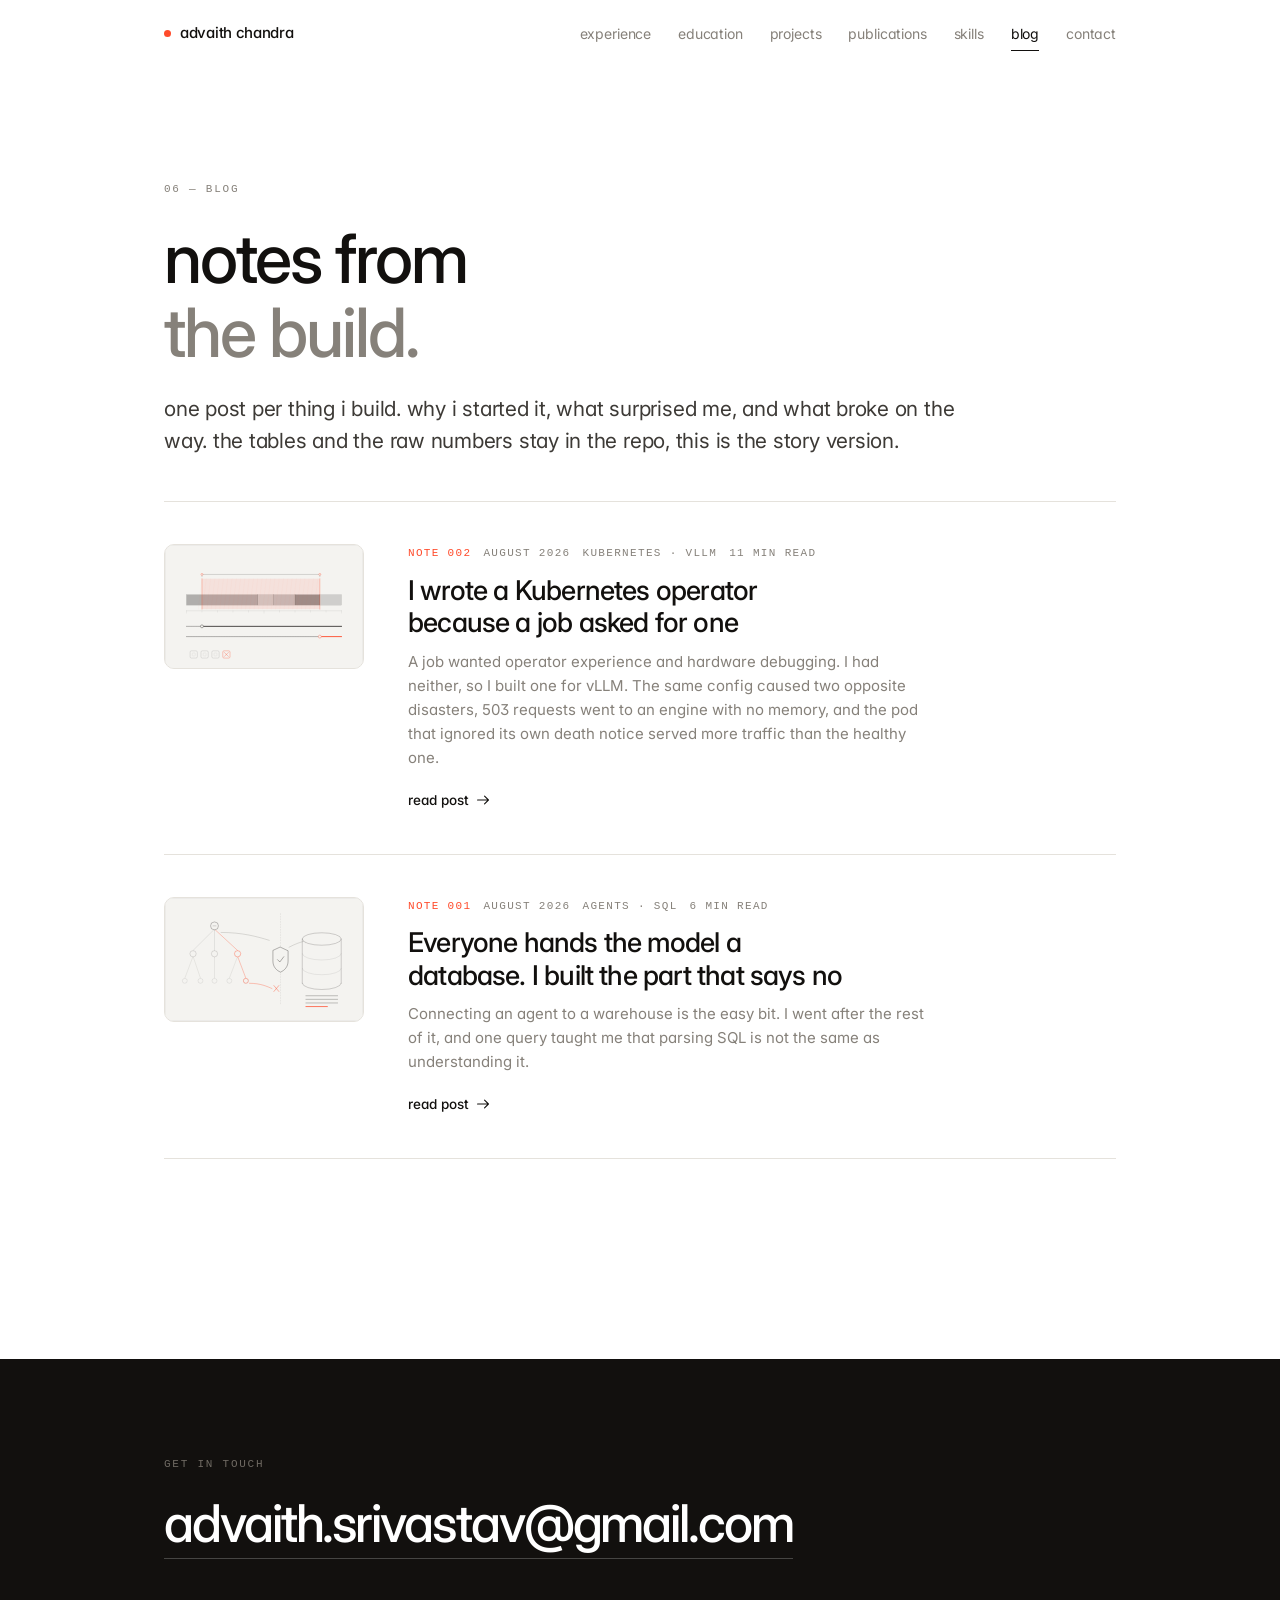
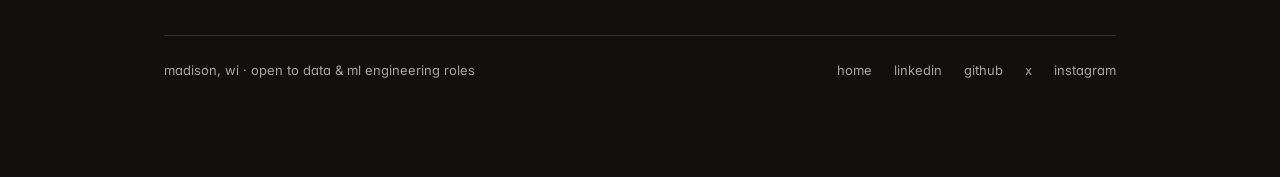
<file: blogs.html>
<!DOCTYPE html>
<html lang="en">
<head>
    <meta charset="UTF-8">
    <meta name="viewport" content="width=device-width, initial-scale=1">
    <title>blog — Advaith Chandra Srivastav</title>
    <meta name="description" content="Notes from the build: why I started each project, what surprised me, and what broke on the way.">
    <link rel="icon" href="data:image/svg+xml,%3Csvg xmlns='http://www.w3.org/2000/svg' viewBox='0 0 32 32'%3E%3Ccircle cx='16' cy='16' r='9' fill='%23ff4b2b'/%3E%3C/svg%3E">
    <link rel="preconnect" href="https://fonts.googleapis.com">
    <link rel="preconnect" href="https://fonts.gstatic.com" crossorigin>
    <link href="https://fonts.googleapis.com/css2?family=Inter:wght@400;500;600&display=swap" rel="stylesheet">
    <link rel="stylesheet" href="index.css">
    <!-- Google tag (gtag.js) -->
    <script async src="https://www.googletagmanager.com/gtag/js?id=G-BC5VYM7ZC9"></script>
    <script>
      window.dataLayer = window.dataLayer || [];
      function gtag(){dataLayer.push(arguments);}
      gtag('js', new Date());
      gtag('config', 'G-BC5VYM7ZC9');
    </script>
</head>
<body>

<nav class="nav">
    <div class="nav-inner">
        <a class="brand" href="index.html" aria-label="home">advaith chandra</a>
        <div class="nav-links">
            <a href="index.html#experience">experience</a>
            <a href="index.html#education">education</a>
            <a href="index.html#projects">projects</a>
            <a href="index.html#publications">publications</a>
            <a href="index.html#skills">skills</a>
            <a href="blogs.html" aria-current="page">blog</a>
            <a href="index.html#contact">contact</a>
        </div>
        <button class="nav-toggle" aria-expanded="false" aria-label="open menu" aria-controls="menu">
            <span></span><span></span><span></span>
        </button>
    </div>
</nav>

<div class="menu" id="menu">
    <a href="index.html#experience">experience</a>
    <a href="index.html#education">education</a>
    <a href="index.html#projects">projects</a>
    <a href="index.html#publications">publications</a>
    <a href="index.html#skills">skills</a>
    <a href="blogs.html">blog</a>
    <a href="index.html#contact">contact</a>
</div>

<main>
    <header class="page-head wrap">
        <span class="eyebrow reveal">06 &mdash; blog</span>
        <h1 class="reveal">notes from<br><span class="muted">the build.</span></h1>
        <p class="lede reveal" style="margin-top:1.5rem">one post per thing i build. why i started it, what surprised me, and what broke on the way. the tables and the raw numbers stay in the repo, this is the story version.</p>
    </header>

    <section class="wrap" style="padding-bottom:clamp(50px,7vw,90px)">
        <div class="post-list">
            <a class="post-card reveal" href="blog/vllm-operator.html">
                <div class="post-card-media"><img src="assets/projects/vllm-operator.svg" alt="A vLLM startup timeline with the blind window marked" loading="lazy"></div>
                <div>
                    <div class="kicker">
                        <span class="no">note 002</span>
                        <span>august 2026</span>
                        <span>kubernetes &middot; vllm</span>
                        <span>11 min read</span>
                    </div>
                    <h2>I wrote a Kubernetes operator because a job asked for one</h2>
                    <p class="dek">A job wanted operator experience and hardware debugging. I had neither, so I built one for vLLM. The same config caused two opposite disasters, 503 requests went to an engine with no memory, and the pod that ignored its own death notice served more traffic than the healthy one.</p>
                    <span class="read">read post <svg class="arw" width="14" height="12" viewBox="0 0 18 14" fill="none" aria-hidden="true"><path d="M2 7h13M11 2l5 5-5 5" stroke="currentColor" stroke-width="1.4" stroke-linecap="round" stroke-linejoin="round"/></svg></span>
                </div>
            </a>
            <a class="post-card reveal" href="blog/sqlguard.html">
                <div class="post-card-media"><img src="assets/projects/sqlguard.svg" alt="A SQL parse tree with one branch refused at a gate" loading="lazy"></div>
                <div>
                    <div class="kicker">
                        <span class="no">note 001</span>
                        <span>august 2026</span>
                        <span>agents &middot; sql</span>
                        <span>6 min read</span>
                    </div>
                    <h2>Everyone hands the model a database. I built the part that says no</h2>
                    <p class="dek">Connecting an agent to a warehouse is the easy bit. I went after the rest of it, and one query taught me that parsing SQL is not the same as understanding it.</p>
                    <span class="read">read post <svg class="arw" width="14" height="12" viewBox="0 0 18 14" fill="none" aria-hidden="true"><path d="M2 7h13M11 2l5 5-5 5" stroke="currentColor" stroke-width="1.4" stroke-linecap="round" stroke-linejoin="round"/></svg></span>
                </div>
            </a>
        </div>
    </section>
</main>

<footer class="footer">
    <div class="wrap">
        <span class="eyebrow">get in touch</span>
        <a class="footer-cta" href="mailto:advaith.srivastav@gmail.com">advaith.srivastav@gmail.com</a>
        <div class="footer-bottom">
            <span>madison, wi &middot; open to data &amp; ml engineering roles</span>
            <div class="footer-links">
                <a href="index.html">home</a>
                <a href="https://www.linkedin.com/in/advaithchandrasrivastav/" target="_blank" rel="noopener">linkedin</a>
                <a href="https://github.com/Advaith789" target="_blank" rel="noopener">github</a>
                <a href="https://x.com/advaith____" target="_blank" rel="noopener">x</a>
                <a href="https://www.instagram.com/advaith____" target="_blank" rel="noopener">instagram</a>
            </div>
        </div>
    </div>
</footer>

<script src="index.js"></script>
</body>
</html>
</file>
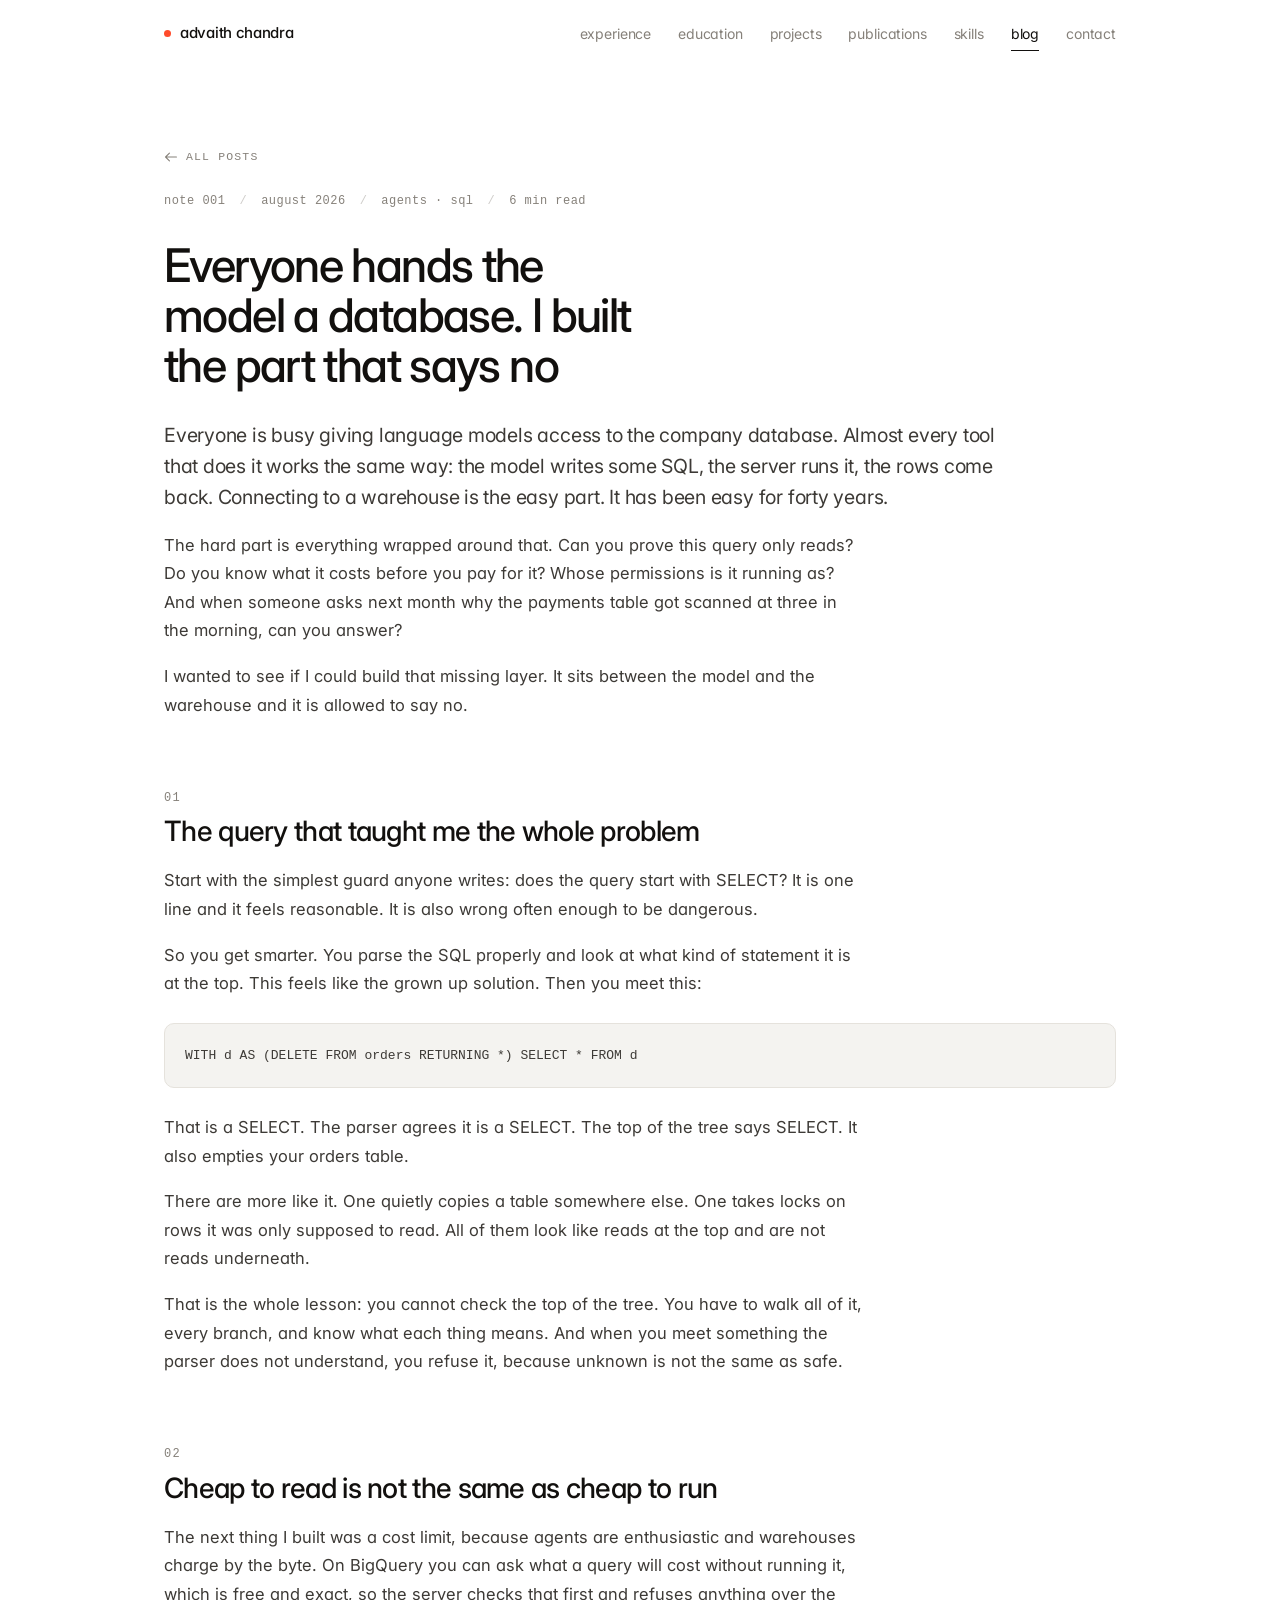
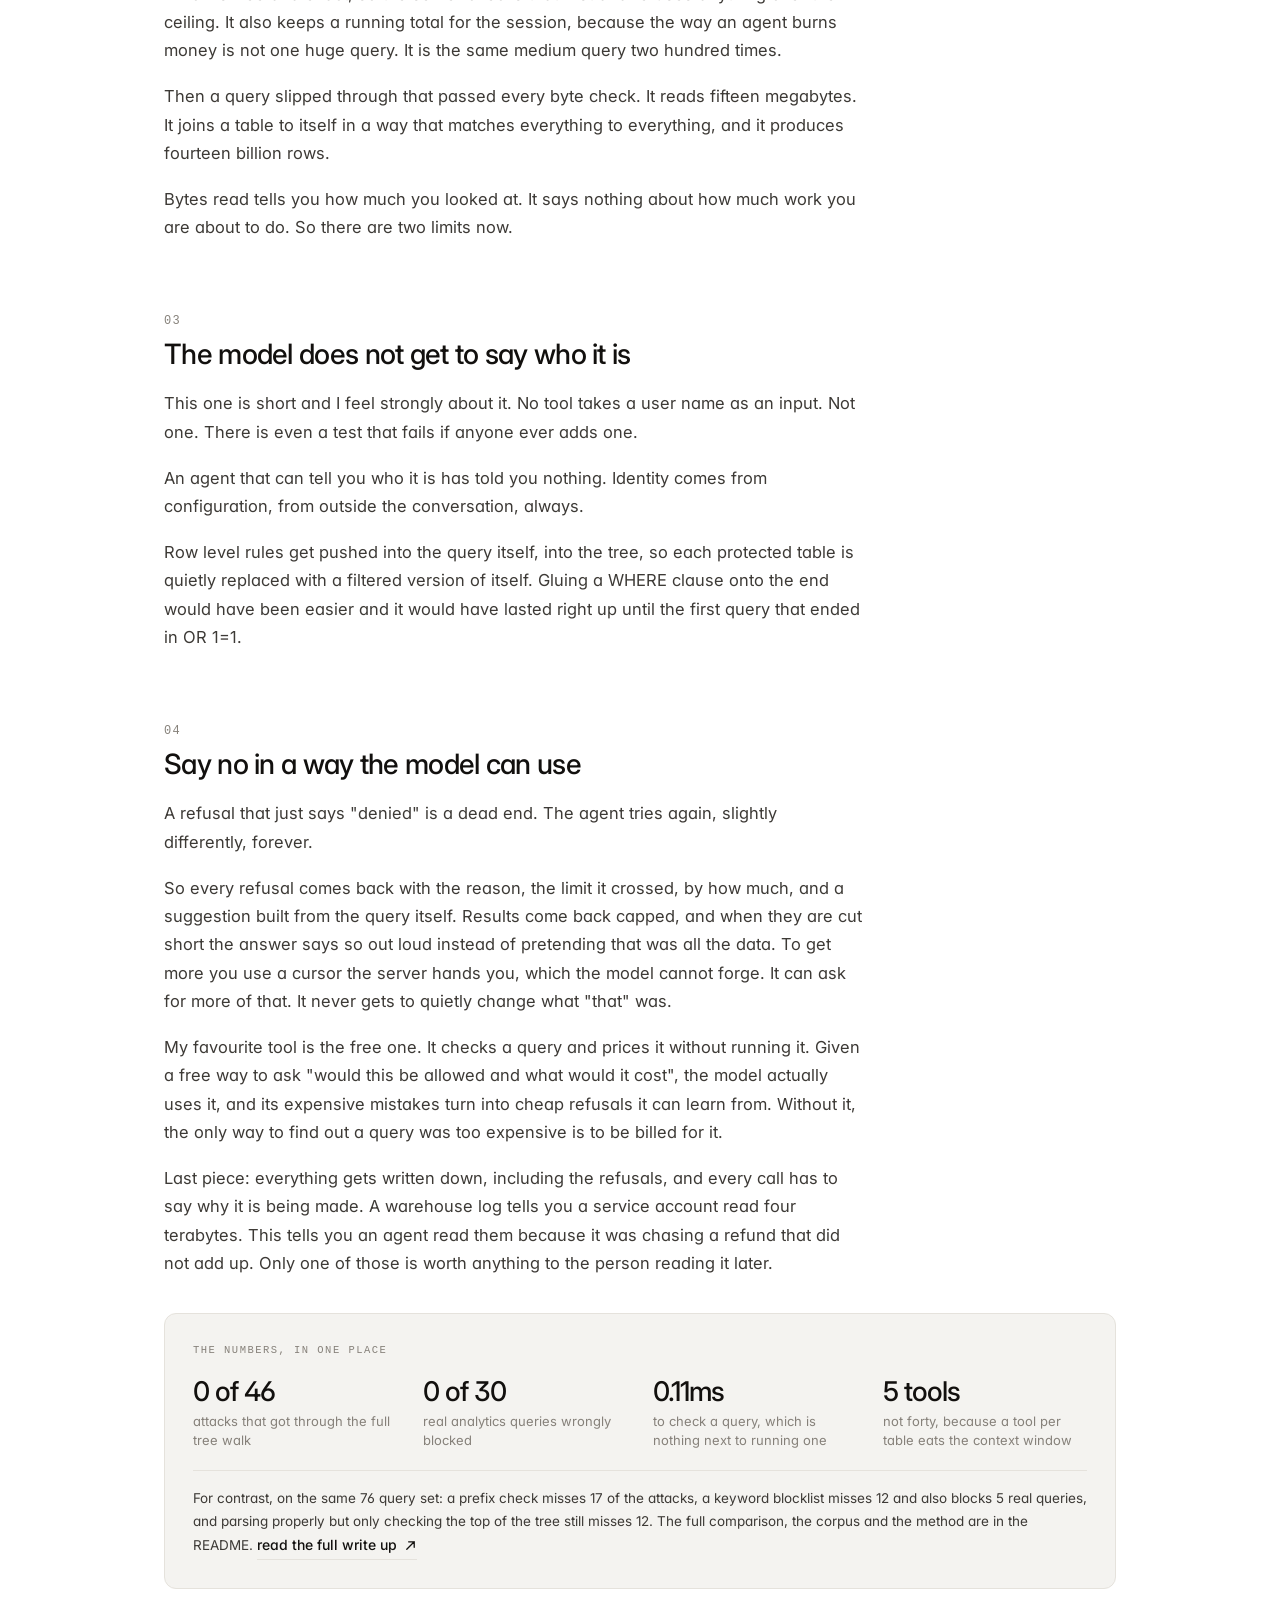
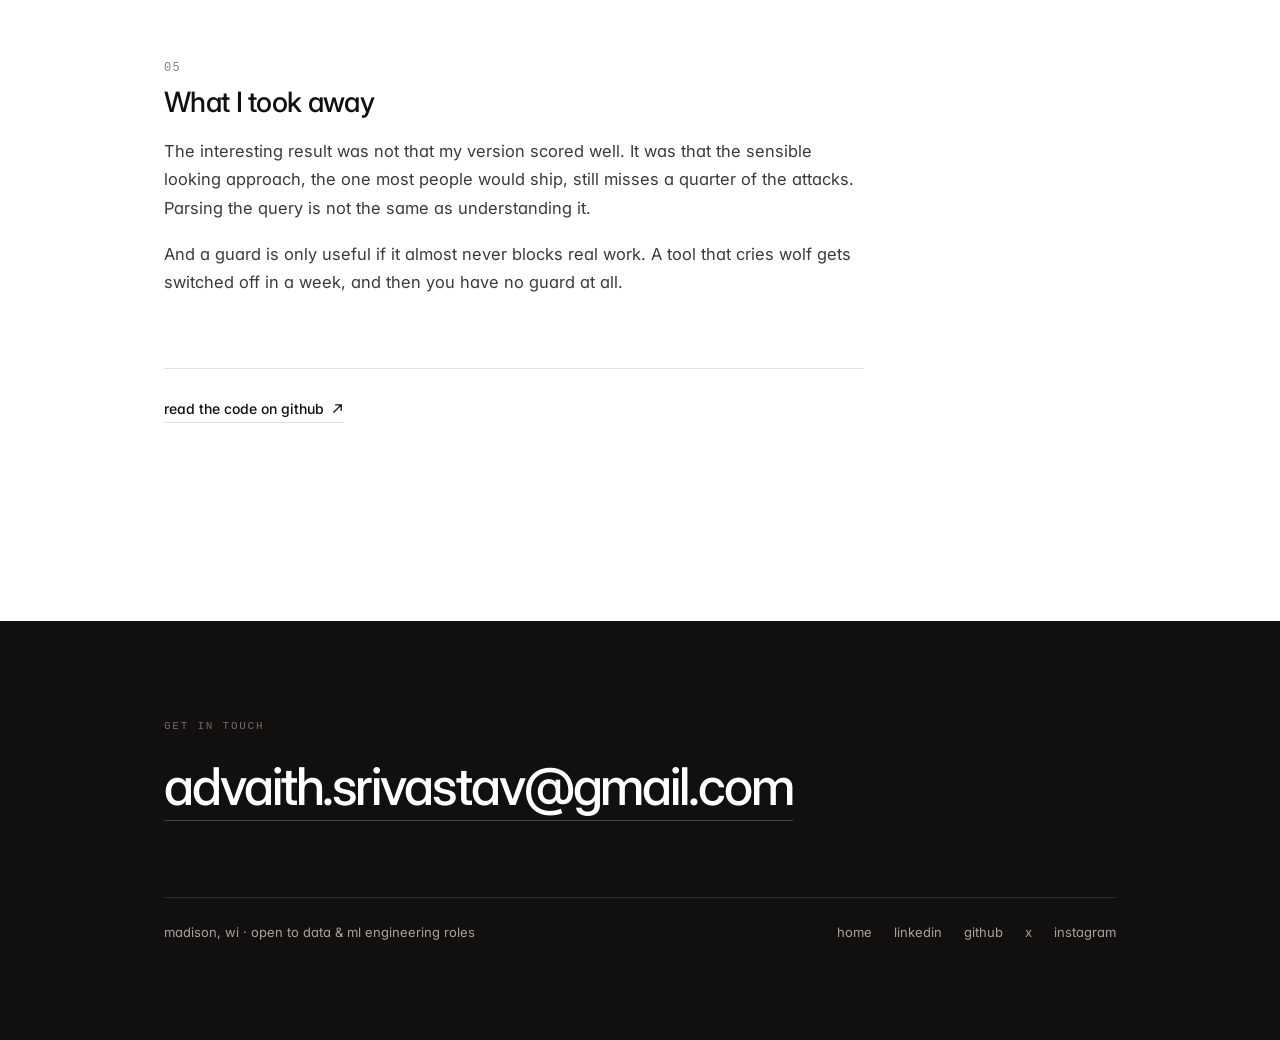
<file: blog/sqlguard.html>
<!DOCTYPE html>
<html lang="en">
<head>
    <meta charset="UTF-8">
    <meta name="viewport" content="width=device-width, initial-scale=1">
    <title>Everyone hands the model a database. I built the part that says no — Advaith Chandra Srivastav</title>
    <meta name="description" content="A safety layer between an AI agent and a SQL warehouse, and the one query that proved checking the top of the tree is not enough.">
    <link rel="icon" href="data:image/svg+xml,%3Csvg xmlns='http://www.w3.org/2000/svg' viewBox='0 0 32 32'%3E%3Ccircle cx='16' cy='16' r='9' fill='%23ff4b2b'/%3E%3C/svg%3E">
    <link rel="preconnect" href="https://fonts.googleapis.com">
    <link rel="preconnect" href="https://fonts.gstatic.com" crossorigin>
    <link href="https://fonts.googleapis.com/css2?family=Inter:wght@400;500;600&display=swap" rel="stylesheet">
    <link rel="stylesheet" href="../index.css">
    <!-- Google tag (gtag.js) -->
    <script async src="https://www.googletagmanager.com/gtag/js?id=G-BC5VYM7ZC9"></script>
    <script>
      window.dataLayer = window.dataLayer || [];
      function gtag(){dataLayer.push(arguments);}
      gtag('js', new Date());
      gtag('config', 'G-BC5VYM7ZC9');
    </script>
</head>
<body>

<nav class="nav">
    <div class="nav-inner">
        <a class="brand" href="../index.html" aria-label="home">advaith chandra</a>
        <div class="nav-links">
            <a href="../index.html#experience">experience</a>
            <a href="../index.html#education">education</a>
            <a href="../index.html#projects">projects</a>
            <a href="../index.html#publications">publications</a>
            <a href="../index.html#skills">skills</a>
            <a href="../blogs.html" aria-current="page">blog</a>
            <a href="../index.html#contact">contact</a>
        </div>
        <button class="nav-toggle" aria-expanded="false" aria-label="open menu" aria-controls="menu">
            <span></span><span></span><span></span>
        </button>
    </div>
</nav>

<div class="menu" id="menu">
    <a href="../index.html#experience">experience</a>
    <a href="../index.html#education">education</a>
    <a href="../index.html#projects">projects</a>
    <a href="../index.html#publications">publications</a>
    <a href="../index.html#skills">skills</a>
    <a href="../blogs.html">blog</a>
    <a href="../index.html#contact">contact</a>
</div>

<main>
    <div class="wrap">
    <header class="post-head reveal">
        <a class="back" href="../blogs.html"><svg class="arw" width="14" height="12" viewBox="0 0 18 14" fill="none" aria-hidden="true"><path d="M16 7H3M7 2L2 7l5 5" stroke="currentColor" stroke-width="1.4" stroke-linecap="round" stroke-linejoin="round"/></svg> all posts</a>
        <div class="post-meta">
            <span>note 001</span><span class="sep">/</span>
            <span>august 2026</span><span class="sep">/</span>
            <span>agents &middot; sql</span><span class="sep">/</span>
            <span>6 min read</span>
        </div>
        <h1 class="post-title">Everyone hands the model a database. I built the part that says no</h1>
    </header>

    <article class="post reveal">
        <p>Everyone is busy giving language models access to the company database. Almost every tool that does it works the same way: the model writes some SQL, the server runs it, the rows come back. Connecting to a warehouse is the easy part. It has been easy for forty years.</p>

        <p>The hard part is everything wrapped around that. Can you prove this query only reads? Do you know what it costs before you pay for it? Whose permissions is it running as? And when someone asks next month why the payments table got scanned at three in the morning, can you answer?</p>

        <p>I wanted to see if I could build that missing layer. It sits between the model and the warehouse and it is allowed to say no.</p>

        <h2><span class="n">01</span>The query that taught me the whole problem</h2>

        <p>Start with the simplest guard anyone writes: does the query start with SELECT? It is one line and it feels reasonable. It is also wrong often enough to be dangerous.</p>

        <p>So you get smarter. You parse the SQL properly and look at what kind of statement it is at the top. This feels like the grown up solution. Then you meet this:</p>

<pre><code>WITH d AS (DELETE FROM orders RETURNING *) SELECT * FROM d</code></pre>

        <p>That is a SELECT. The parser agrees it is a SELECT. The top of the tree says SELECT. It also empties your orders table.</p>

        <p>There are more like it. One quietly copies a table somewhere else. One takes locks on rows it was only supposed to read. All of them look like reads at the top and are not reads underneath.</p>

        <p>That is the whole lesson: you cannot check the top of the tree. You have to walk all of it, every branch, and know what each thing means. And when you meet something the parser does not understand, you refuse it, because unknown is not the same as safe.</p>

        <h2><span class="n">02</span>Cheap to read is not the same as cheap to run</h2>

        <p>The next thing I built was a cost limit, because agents are enthusiastic and warehouses charge by the byte. On BigQuery you can ask what a query will cost without running it, which is free and exact, so the server checks that first and refuses anything over the ceiling. It also keeps a running total for the session, because the way an agent burns money is not one huge query. It is the same medium query two hundred times.</p>

        <p>Then a query slipped through that passed every byte check. It reads fifteen megabytes. It joins a table to itself in a way that matches everything to everything, and it produces fourteen billion rows.</p>

        <p>Bytes read tells you how much you looked at. It says nothing about how much work you are about to do. So there are two limits now.</p>

        <h2><span class="n">03</span>The model does not get to say who it is</h2>

        <p>This one is short and I feel strongly about it. No tool takes a user name as an input. Not one. There is even a test that fails if anyone ever adds one.</p>

        <p>An agent that can tell you who it is has told you nothing. Identity comes from configuration, from outside the conversation, always.</p>

        <p>Row level rules get pushed into the query itself, into the tree, so each protected table is quietly replaced with a filtered version of itself. Gluing a WHERE clause onto the end would have been easier and it would have lasted right up until the first query that ended in OR 1=1.</p>

        <h2><span class="n">04</span>Say no in a way the model can use</h2>

        <p>A refusal that just says "denied" is a dead end. The agent tries again, slightly differently, forever.</p>

        <p>So every refusal comes back with the reason, the limit it crossed, by how much, and a suggestion built from the query itself. Results come back capped, and when they are cut short the answer says so out loud instead of pretending that was all the data. To get more you use a cursor the server hands you, which the model cannot forge. It can ask for more of that. It never gets to quietly change what "that" was.</p>

        <p>My favourite tool is the free one. It checks a query and prices it without running it. Given a free way to ask "would this be allowed and what would it cost", the model actually uses it, and its expensive mistakes turn into cheap refusals it can learn from. Without it, the only way to find out a query was too expensive is to be billed for it.</p>

        <p>Last piece: everything gets written down, including the refusals, and every call has to say why it is being made. A warehouse log tells you a service account read four terabytes. This tells you an agent read them because it was chasing a refund that did not add up. Only one of those is worth anything to the person reading it later.</p>

        <div class="numbers">
            <span class="label">the numbers, in one place</span>
            <dl>
                <div><dt>0 of 46</dt><dd>attacks that got through the full tree walk</dd></div>
                <div><dt>0 of 30</dt><dd>real analytics queries wrongly blocked</dd></div>
                <div><dt>0.11ms</dt><dd>to check a query, which is nothing next to running one</dd></div>
                <div><dt>5 tools</dt><dd>not forty, because a tool per table eats the context window</dd></div>
            </dl>
            <p class="foot">For contrast, on the same 76 query set: a prefix check misses 17 of the attacks, a keyword blocklist misses 12 and also blocks 5 real queries, and parsing properly but only checking the top of the tree still misses 12. The full comparison, the corpus and the method are in the README. <a class="tlink" href="https://github.com/Advaith789/ast-level-sql-mcp" target="_blank" rel="noopener">read the full write up <svg class="arw" width="13" height="13" viewBox="0 0 14 14" fill="none" aria-hidden="true"><path d="M3 11L11 3M11 3H5M11 3V9" stroke="currentColor" stroke-width="1.4" stroke-linecap="round" stroke-linejoin="round"/></svg></a></p>
        </div>

        <h2><span class="n">05</span>What I took away</h2>

        <p>The interesting result was not that my version scored well. It was that the sensible looking approach, the one most people would ship, still misses a quarter of the attacks. Parsing the query is not the same as understanding it.</p>

        <p>And a guard is only useful if it almost never blocks real work. A tool that cries wolf gets switched off in a week, and then you have no guard at all.</p>

        <div class="post-foot">
            <a class="tlink" href="https://github.com/Advaith789/ast-level-sql-mcp" target="_blank" rel="noopener">read the code on github <svg class="arw" width="13" height="13" viewBox="0 0 14 14" fill="none" aria-hidden="true"><path d="M3 11L11 3M11 3H5M11 3V9" stroke="currentColor" stroke-width="1.4" stroke-linecap="round" stroke-linejoin="round"/></svg></a>
        </div>
    </article>
    </div>
</main>

<footer class="footer">
    <div class="wrap">
        <span class="eyebrow">get in touch</span>
        <a class="footer-cta" href="mailto:advaith.srivastav@gmail.com">advaith.srivastav@gmail.com</a>
        <div class="footer-bottom">
            <span>madison, wi &middot; open to data &amp; ml engineering roles</span>
            <div class="footer-links">
                <a href="../index.html">home</a>
                <a href="https://www.linkedin.com/in/advaithchandrasrivastav/" target="_blank" rel="noopener">linkedin</a>
                <a href="https://github.com/Advaith789" target="_blank" rel="noopener">github</a>
                <a href="https://x.com/advaith____" target="_blank" rel="noopener">x</a>
                <a href="https://www.instagram.com/advaith____" target="_blank" rel="noopener">instagram</a>
            </div>
        </div>
    </div>
</footer>

<script src="../index.js"></script>
</body>
</html>
</file>
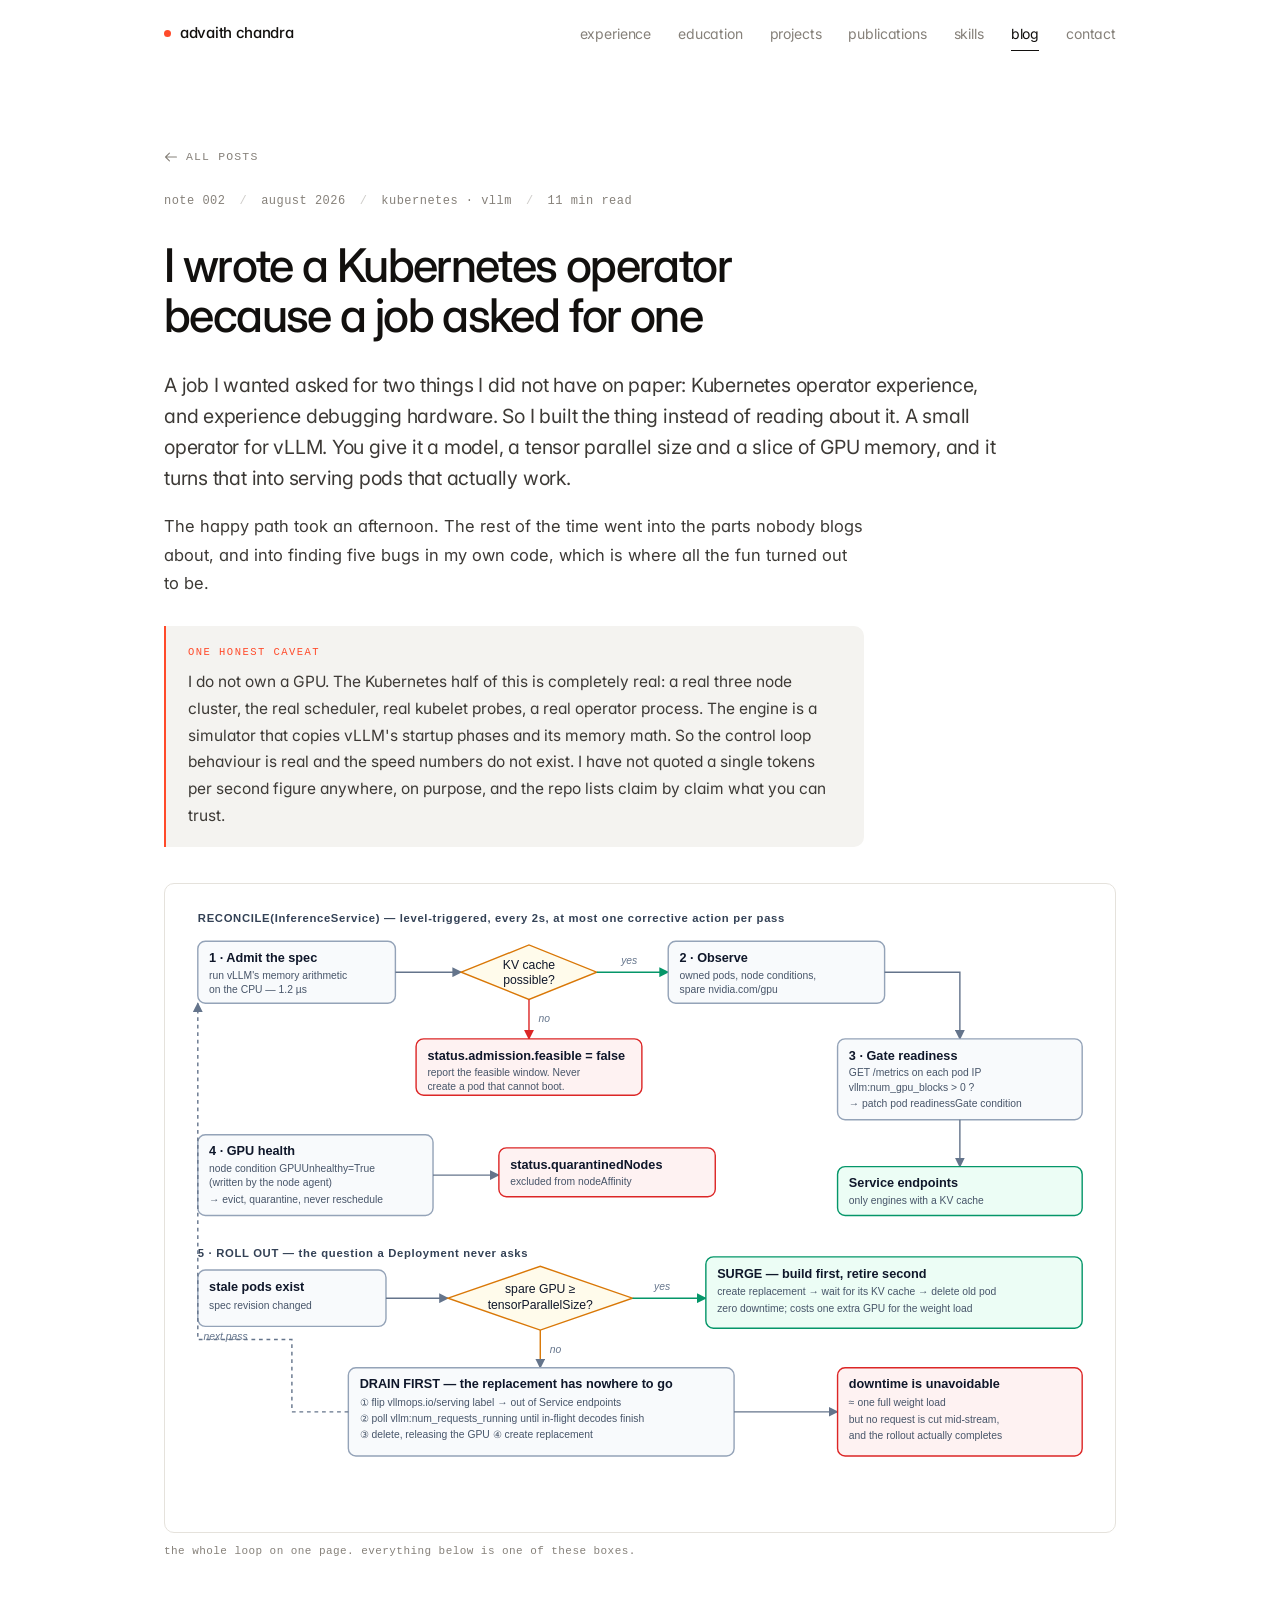
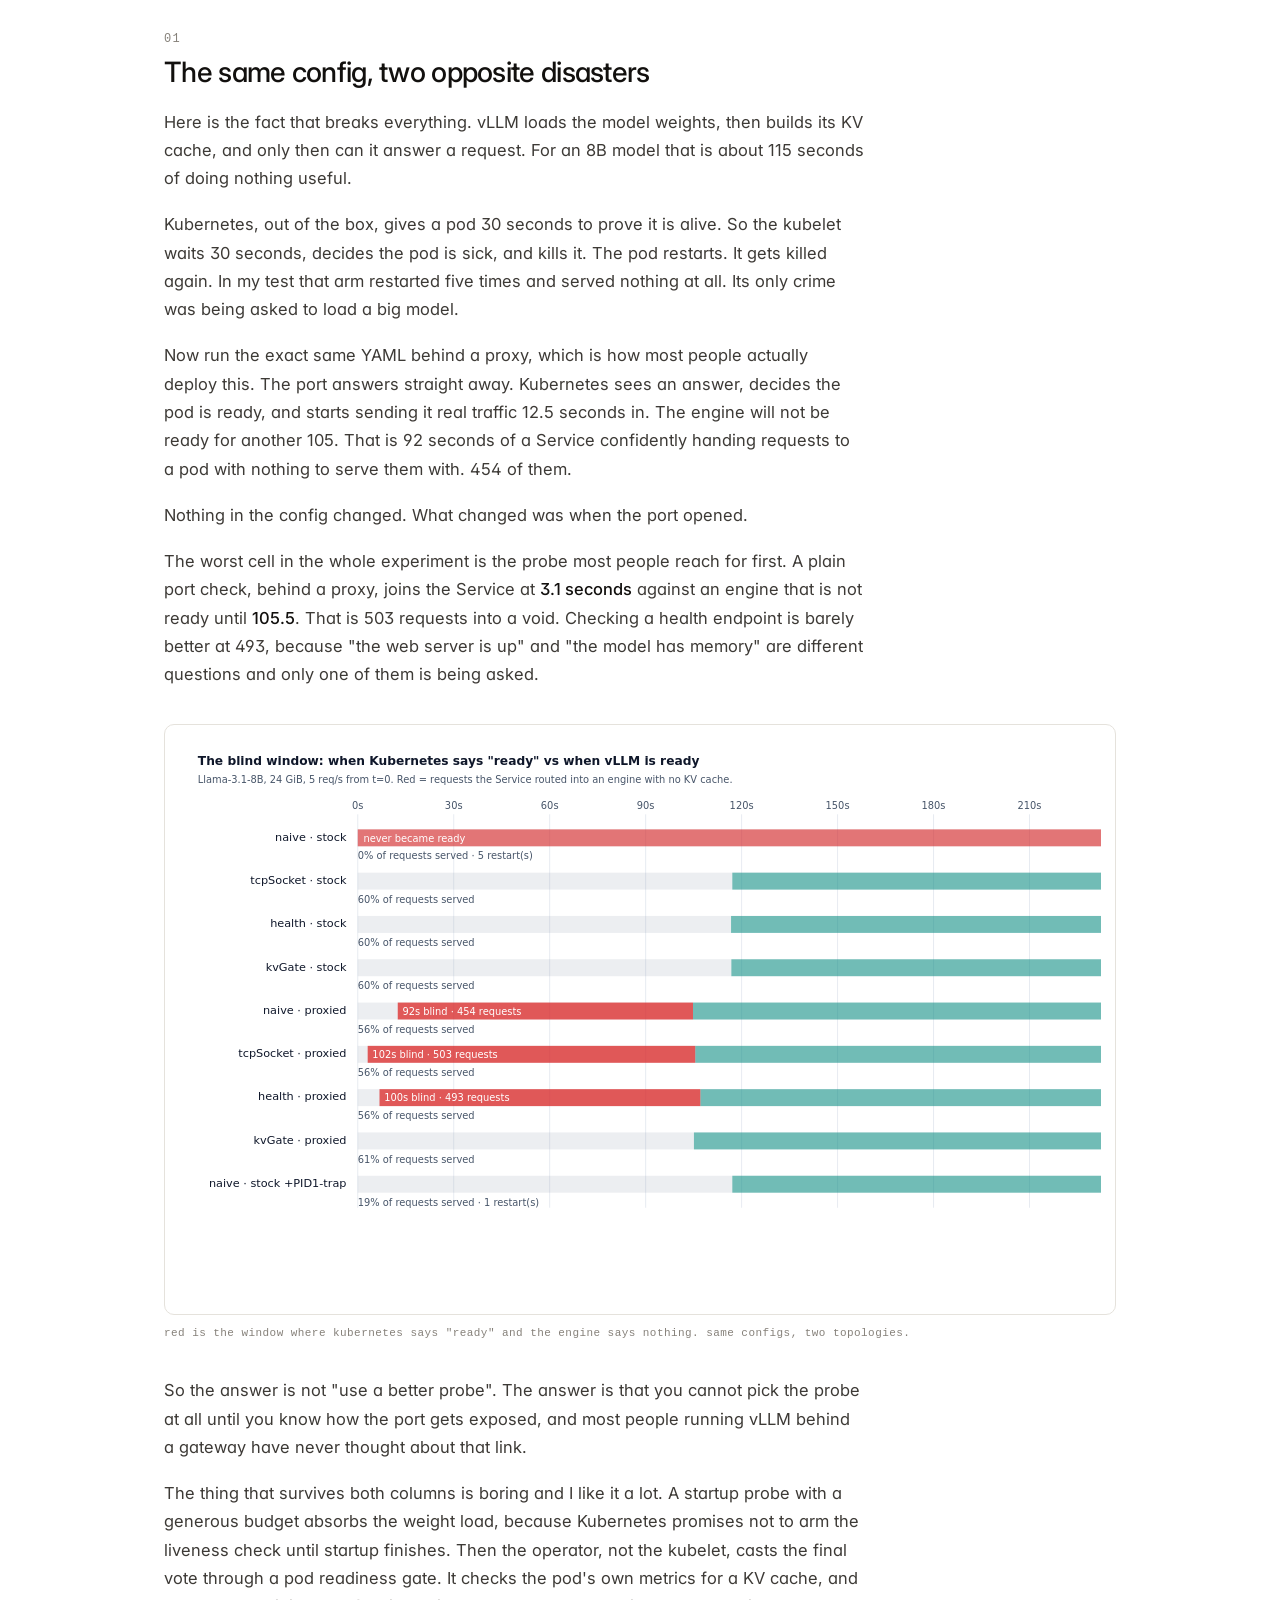
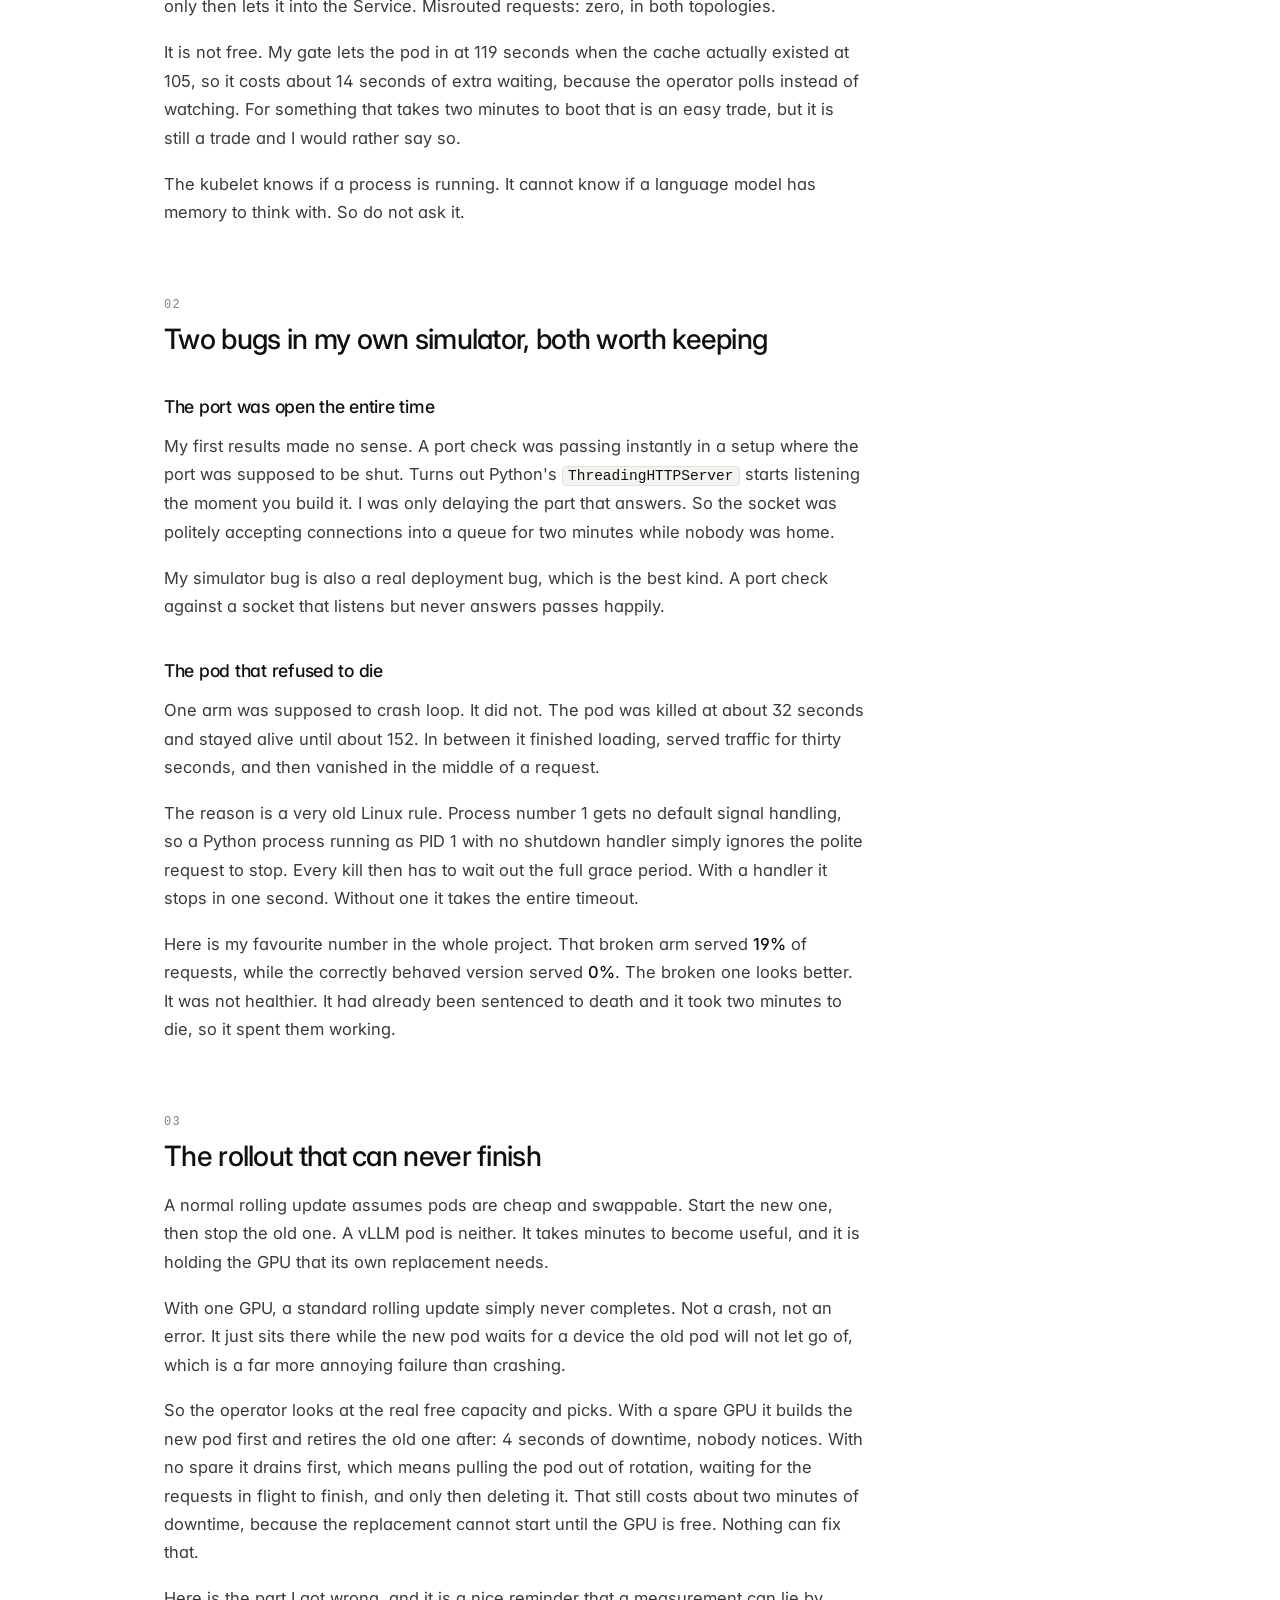
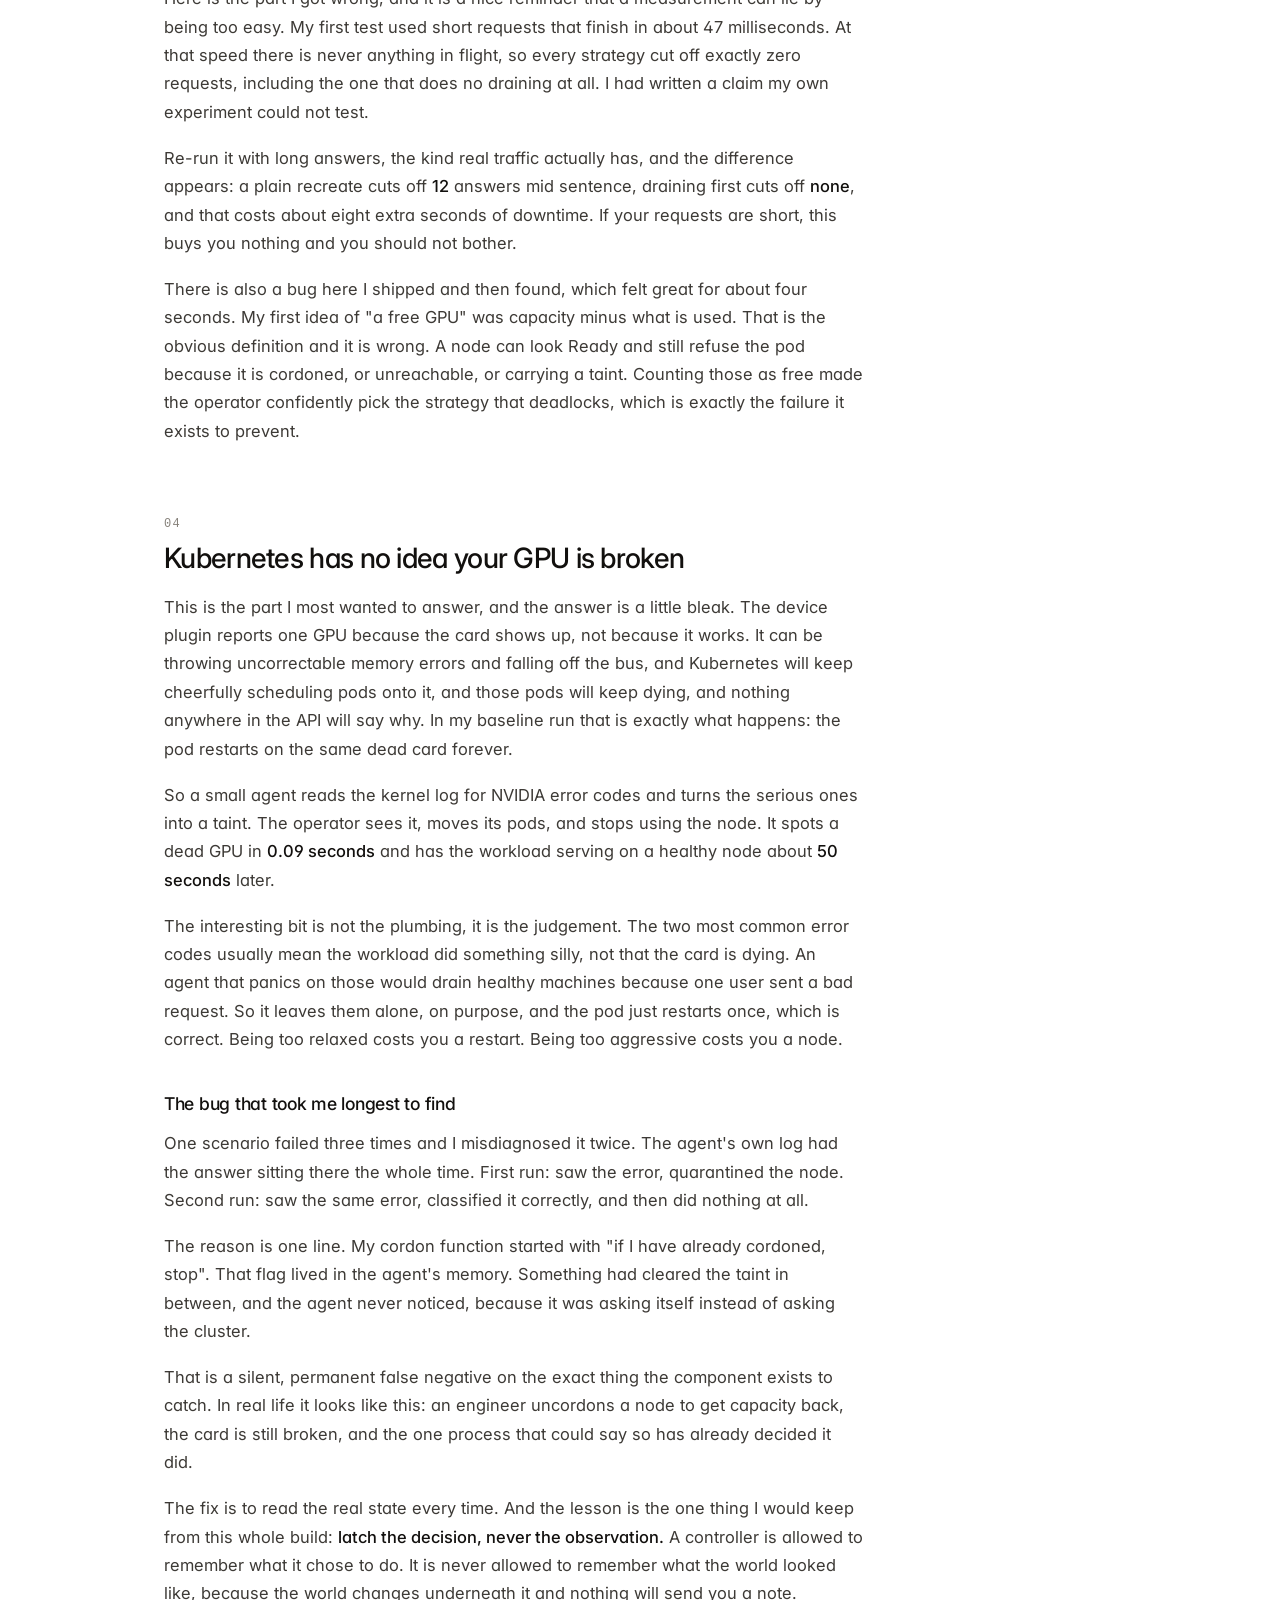
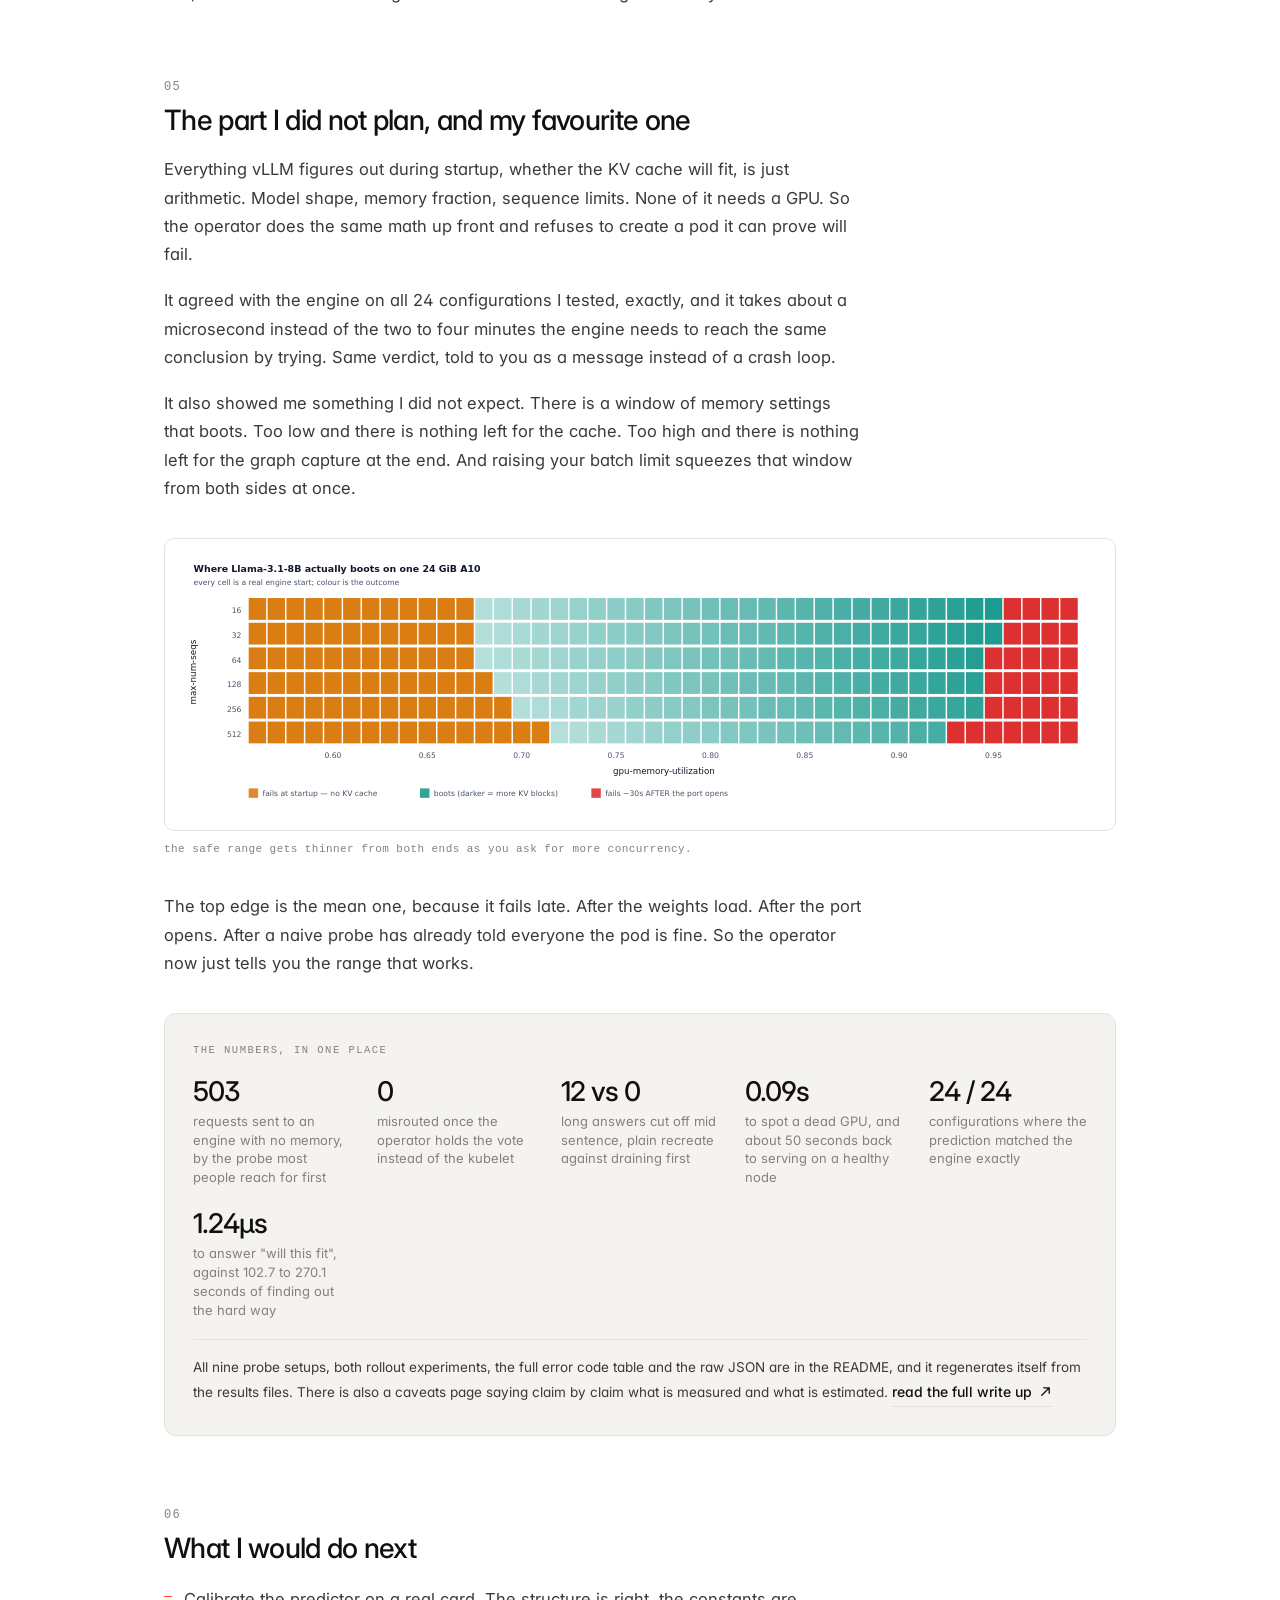
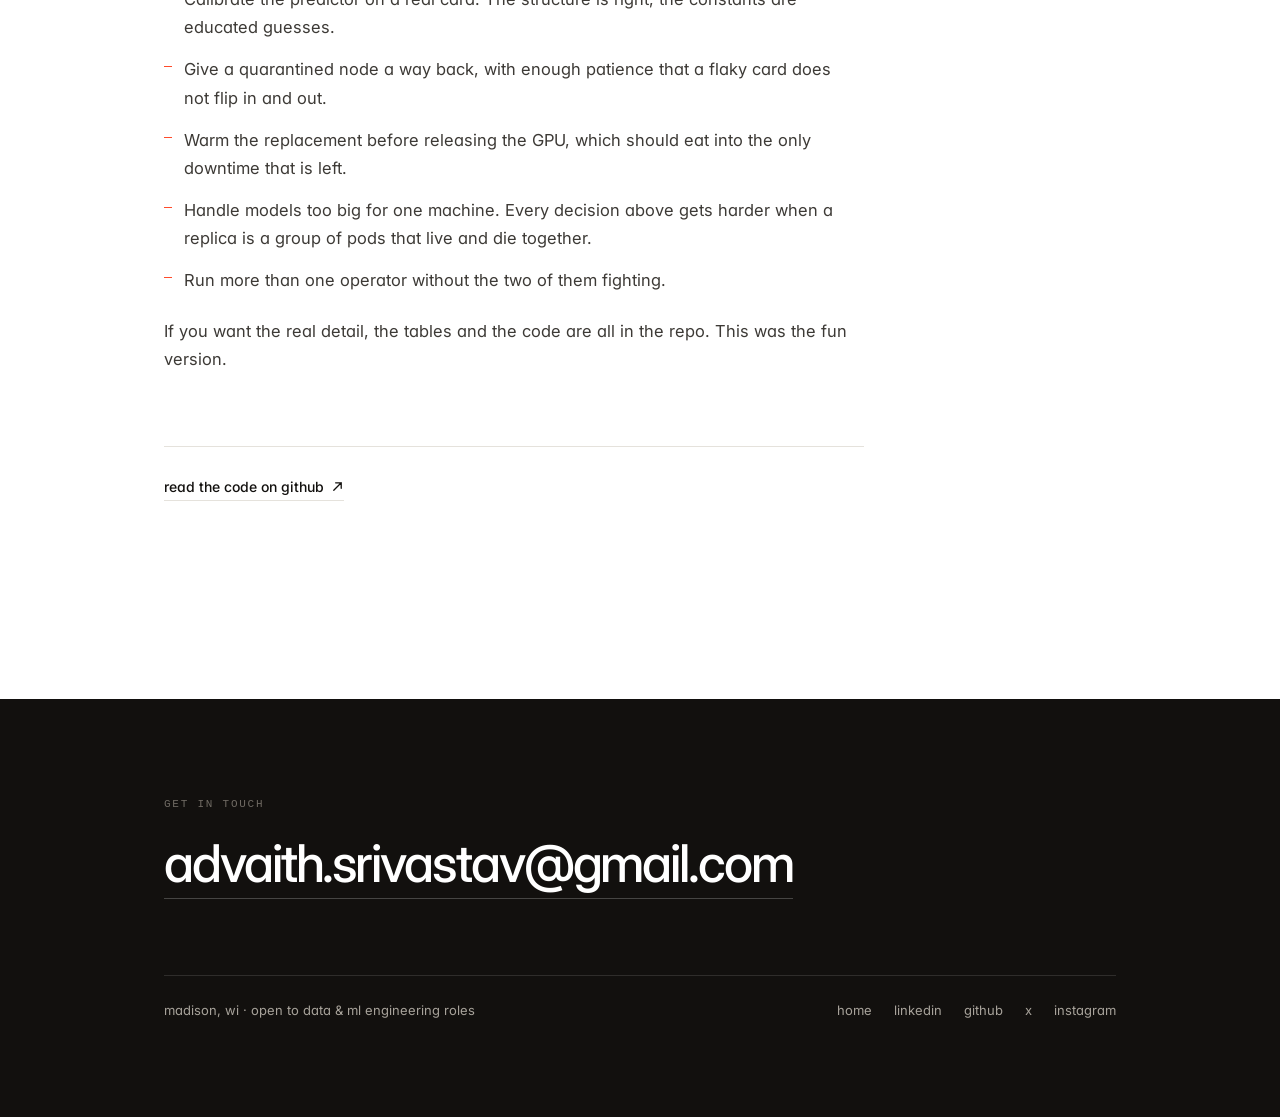
<file: blog/vllm-operator.html>
<!DOCTYPE html>
<html lang="en">
<head>
    <meta charset="UTF-8">
    <meta name="viewport" content="width=device-width, initial-scale=1">
    <title>I wrote a Kubernetes operator because a job asked for one — Advaith Chandra Srivastav</title>
    <meta name="description" content="Why I built a vLLM operator, what broke while I built it, and the two bugs that were funnier than the fixes.">
    <link rel="icon" href="data:image/svg+xml,%3Csvg xmlns='http://www.w3.org/2000/svg' viewBox='0 0 32 32'%3E%3Ccircle cx='16' cy='16' r='9' fill='%23ff4b2b'/%3E%3C/svg%3E">
    <link rel="preconnect" href="https://fonts.googleapis.com">
    <link rel="preconnect" href="https://fonts.gstatic.com" crossorigin>
    <link href="https://fonts.googleapis.com/css2?family=Inter:wght@400;500;600&display=swap" rel="stylesheet">
    <link rel="stylesheet" href="../index.css">
    <!-- Google tag (gtag.js) -->
    <script async src="https://www.googletagmanager.com/gtag/js?id=G-BC5VYM7ZC9"></script>
    <script>
      window.dataLayer = window.dataLayer || [];
      function gtag(){dataLayer.push(arguments);}
      gtag('js', new Date());
      gtag('config', 'G-BC5VYM7ZC9');
    </script>
</head>
<body>

<nav class="nav">
    <div class="nav-inner">
        <a class="brand" href="../index.html" aria-label="home">advaith chandra</a>
        <div class="nav-links">
            <a href="../index.html#experience">experience</a>
            <a href="../index.html#education">education</a>
            <a href="../index.html#projects">projects</a>
            <a href="../index.html#publications">publications</a>
            <a href="../index.html#skills">skills</a>
            <a href="../blogs.html" aria-current="page">blog</a>
            <a href="../index.html#contact">contact</a>
        </div>
        <button class="nav-toggle" aria-expanded="false" aria-label="open menu" aria-controls="menu">
            <span></span><span></span><span></span>
        </button>
    </div>
</nav>

<div class="menu" id="menu">
    <a href="../index.html#experience">experience</a>
    <a href="../index.html#education">education</a>
    <a href="../index.html#projects">projects</a>
    <a href="../index.html#publications">publications</a>
    <a href="../index.html#skills">skills</a>
    <a href="../blogs.html">blog</a>
    <a href="../index.html#contact">contact</a>
</div>

<main>
    <div class="wrap">
    <header class="post-head reveal">
        <a class="back" href="../blogs.html"><svg class="arw" width="14" height="12" viewBox="0 0 18 14" fill="none" aria-hidden="true"><path d="M16 7H3M7 2L2 7l5 5" stroke="currentColor" stroke-width="1.4" stroke-linecap="round" stroke-linejoin="round"/></svg> all posts</a>
        <div class="post-meta">
            <span>note 002</span><span class="sep">/</span>
            <span>august 2026</span><span class="sep">/</span>
            <span>kubernetes &middot; vllm</span><span class="sep">/</span>
            <span>11 min read</span>
        </div>
        <h1 class="post-title">I wrote a Kubernetes operator because a job asked for one</h1>
    </header>

    <article class="post reveal">
        <p>A job I wanted asked for two things I did not have on paper: Kubernetes operator experience, and experience debugging hardware. So I built the thing instead of reading about it. A small operator for vLLM. You give it a model, a tensor parallel size and a slice of GPU memory, and it turns that into serving pods that actually work.</p>

        <p>The happy path took an afternoon. The rest of the time went into the parts nobody blogs about, and into finding five bugs in my own code, which is where all the fun turned out to be.</p>

        <div class="note">
            <span class="label">one honest caveat</span>
            <p>I do not own a GPU. The Kubernetes half of this is completely real: a real three node cluster, the real scheduler, real kubelet probes, a real operator process. The engine is a simulator that copies vLLM's startup phases and its memory math. So the control loop behaviour is real and the speed numbers do not exist. I have not quoted a single tokens per second figure anywhere, on purpose, and the repo lists claim by claim what you can trust.</p>
        </div>

        <figure>
            <img src="../assets/blog/reconcile-loop.svg" alt="The reconcile loop: admit the spec, observe, gate readiness, check GPU health, roll out" loading="lazy">
            <figcaption>the whole loop on one page. everything below is one of these boxes.</figcaption>
        </figure>

        <h2><span class="n">01</span>The same config, two opposite disasters</h2>

        <p>Here is the fact that breaks everything. vLLM loads the model weights, then builds its KV cache, and only then can it answer a request. For an 8B model that is about 115 seconds of doing nothing useful.</p>

        <p>Kubernetes, out of the box, gives a pod 30 seconds to prove it is alive. So the kubelet waits 30 seconds, decides the pod is sick, and kills it. The pod restarts. It gets killed again. In my test that arm restarted five times and served nothing at all. Its only crime was being asked to load a big model.</p>

        <p>Now run the exact same YAML behind a proxy, which is how most people actually deploy this. The port answers straight away. Kubernetes sees an answer, decides the pod is ready, and starts sending it real traffic 12.5 seconds in. The engine will not be ready for another 105. That is 92 seconds of a Service confidently handing requests to a pod with nothing to serve them with. 454 of them.</p>

        <p>Nothing in the config changed. What changed was when the port opened.</p>

        <p>The worst cell in the whole experiment is the probe most people reach for first. A plain port check, behind a proxy, joins the Service at <strong>3.1 seconds</strong> against an engine that is not ready until <strong>105.5</strong>. That is 503 requests into a void. Checking a health endpoint is barely better at 493, because "the web server is up" and "the model has memory" are different questions and only one of them is being asked.</p>

        <figure>
            <img src="../assets/blog/probe-window.svg" alt="Nine probe setups on a timeline, showing how long each one sends traffic to an engine that cannot answer" loading="lazy">
            <figcaption>red is the window where kubernetes says "ready" and the engine says nothing. same configs, two topologies.</figcaption>
        </figure>

        <p>So the answer is not "use a better probe". The answer is that you cannot pick the probe at all until you know how the port gets exposed, and most people running vLLM behind a gateway have never thought about that link.</p>

        <p>The thing that survives both columns is boring and I like it a lot. A startup probe with a generous budget absorbs the weight load, because Kubernetes promises not to arm the liveness check until startup finishes. Then the operator, not the kubelet, casts the final vote through a pod readiness gate. It checks the pod's own metrics for a KV cache, and only then lets it into the Service. Misrouted requests: zero, in both topologies.</p>

        <p>It is not free. My gate lets the pod in at 119 seconds when the cache actually existed at 105, so it costs about 14 seconds of extra waiting, because the operator polls instead of watching. For something that takes two minutes to boot that is an easy trade, but it is still a trade and I would rather say so.</p>

        <p>The kubelet knows if a process is running. It cannot know if a language model has memory to think with. So do not ask it.</p>

        <h2><span class="n">02</span>Two bugs in my own simulator, both worth keeping</h2>

        <h3>The port was open the entire time</h3>

        <p>My first results made no sense. A port check was passing instantly in a setup where the port was supposed to be shut. Turns out Python's <code>ThreadingHTTPServer</code> starts listening the moment you build it. I was only delaying the part that answers. So the socket was politely accepting connections into a queue for two minutes while nobody was home.</p>

        <p>My simulator bug is also a real deployment bug, which is the best kind. A port check against a socket that listens but never answers passes happily.</p>

        <h3>The pod that refused to die</h3>

        <p>One arm was supposed to crash loop. It did not. The pod was killed at about 32 seconds and stayed alive until about 152. In between it finished loading, served traffic for thirty seconds, and then vanished in the middle of a request.</p>

        <p>The reason is a very old Linux rule. Process number 1 gets no default signal handling, so a Python process running as PID 1 with no shutdown handler simply ignores the polite request to stop. Every kill then has to wait out the full grace period. With a handler it stops in one second. Without one it takes the entire timeout.</p>

        <p>Here is my favourite number in the whole project. That broken arm served <strong>19%</strong> of requests, while the correctly behaved version served <strong>0%</strong>. The broken one looks better. It was not healthier. It had already been sentenced to death and it took two minutes to die, so it spent them working.</p>

        <h2><span class="n">03</span>The rollout that can never finish</h2>

        <p>A normal rolling update assumes pods are cheap and swappable. Start the new one, then stop the old one. A vLLM pod is neither. It takes minutes to become useful, and it is holding the GPU that its own replacement needs.</p>

        <p>With one GPU, a standard rolling update simply never completes. Not a crash, not an error. It just sits there while the new pod waits for a device the old pod will not let go of, which is a far more annoying failure than crashing.</p>

        <p>So the operator looks at the real free capacity and picks. With a spare GPU it builds the new pod first and retires the old one after: 4 seconds of downtime, nobody notices. With no spare it drains first, which means pulling the pod out of rotation, waiting for the requests in flight to finish, and only then deleting it. That still costs about two minutes of downtime, because the replacement cannot start until the GPU is free. Nothing can fix that.</p>

        <p>Here is the part I got wrong, and it is a nice reminder that a measurement can lie by being too easy. My first test used short requests that finish in about 47 milliseconds. At that speed there is never anything in flight, so every strategy cut off exactly zero requests, including the one that does no draining at all. I had written a claim my own experiment could not test.</p>

        <p>Re-run it with long answers, the kind real traffic actually has, and the difference appears: a plain recreate cuts off <strong>12</strong> answers mid sentence, draining first cuts off <strong>none</strong>, and that costs about eight extra seconds of downtime. If your requests are short, this buys you nothing and you should not bother.</p>

        <p>There is also a bug here I shipped and then found, which felt great for about four seconds. My first idea of "a free GPU" was capacity minus what is used. That is the obvious definition and it is wrong. A node can look Ready and still refuse the pod because it is cordoned, or unreachable, or carrying a taint. Counting those as free made the operator confidently pick the strategy that deadlocks, which is exactly the failure it exists to prevent.</p>

        <h2><span class="n">04</span>Kubernetes has no idea your GPU is broken</h2>

        <p>This is the part I most wanted to answer, and the answer is a little bleak. The device plugin reports one GPU because the card shows up, not because it works. It can be throwing uncorrectable memory errors and falling off the bus, and Kubernetes will keep cheerfully scheduling pods onto it, and those pods will keep dying, and nothing anywhere in the API will say why. In my baseline run that is exactly what happens: the pod restarts on the same dead card forever.</p>

        <p>So a small agent reads the kernel log for NVIDIA error codes and turns the serious ones into a taint. The operator sees it, moves its pods, and stops using the node. It spots a dead GPU in <strong>0.09 seconds</strong> and has the workload serving on a healthy node about <strong>50 seconds</strong> later.</p>

        <p>The interesting bit is not the plumbing, it is the judgement. The two most common error codes usually mean the workload did something silly, not that the card is dying. An agent that panics on those would drain healthy machines because one user sent a bad request. So it leaves them alone, on purpose, and the pod just restarts once, which is correct. Being too relaxed costs you a restart. Being too aggressive costs you a node.</p>

        <h3>The bug that took me longest to find</h3>

        <p>One scenario failed three times and I misdiagnosed it twice. The agent's own log had the answer sitting there the whole time. First run: saw the error, quarantined the node. Second run: saw the same error, classified it correctly, and then did nothing at all.</p>

        <p>The reason is one line. My cordon function started with "if I have already cordoned, stop". That flag lived in the agent's memory. Something had cleared the taint in between, and the agent never noticed, because it was asking itself instead of asking the cluster.</p>

        <p>That is a silent, permanent false negative on the exact thing the component exists to catch. In real life it looks like this: an engineer uncordons a node to get capacity back, the card is still broken, and the one process that could say so has already decided it did.</p>

        <p>The fix is to read the real state every time. And the lesson is the one thing I would keep from this whole build: <strong>latch the decision, never the observation.</strong> A controller is allowed to remember what it chose to do. It is never allowed to remember what the world looked like, because the world changes underneath it and nothing will send you a note.</p>

        <h2><span class="n">05</span>The part I did not plan, and my favourite one</h2>

        <p>Everything vLLM figures out during startup, whether the KV cache will fit, is just arithmetic. Model shape, memory fraction, sequence limits. None of it needs a GPU. So the operator does the same math up front and refuses to create a pod it can prove will fail.</p>

        <p>It agreed with the engine on all 24 configurations I tested, exactly, and it takes about a microsecond instead of the two to four minutes the engine needs to reach the same conclusion by trying. Same verdict, told to you as a message instead of a crash loop.</p>

        <p>It also showed me something I did not expect. There is a window of memory settings that boots. Too low and there is nothing left for the cache. Too high and there is nothing left for the graph capture at the end. And raising your batch limit squeezes that window from both sides at once.</p>

        <figure>
            <img src="../assets/blog/config-surface.svg" alt="The range of gpu memory settings that boot, narrowing as the batch limit rises" loading="lazy">
            <figcaption>the safe range gets thinner from both ends as you ask for more concurrency.</figcaption>
        </figure>

        <p>The top edge is the mean one, because it fails late. After the weights load. After the port opens. After a naive probe has already told everyone the pod is fine. So the operator now just tells you the range that works.</p>

        <div class="numbers">
            <span class="label">the numbers, in one place</span>
            <dl>
                <div><dt>503</dt><dd>requests sent to an engine with no memory, by the probe most people reach for first</dd></div>
                <div><dt>0</dt><dd>misrouted once the operator holds the vote instead of the kubelet</dd></div>
                <div><dt>12 vs 0</dt><dd>long answers cut off mid sentence, plain recreate against draining first</dd></div>
                <div><dt>0.09s</dt><dd>to spot a dead GPU, and about 50 seconds back to serving on a healthy node</dd></div>
                <div><dt>24 / 24</dt><dd>configurations where the prediction matched the engine exactly</dd></div>
                <div><dt>1.24&micro;s</dt><dd>to answer "will this fit", against 102.7 to 270.1 seconds of finding out the hard way</dd></div>
            </dl>
            <p class="foot">All nine probe setups, both rollout experiments, the full error code table and the raw JSON are in the README, and it regenerates itself from the results files. There is also a caveats page saying claim by claim what is measured and what is estimated. <a class="tlink" href="https://github.com/Advaith789/vllm-k8s-operator" target="_blank" rel="noopener">read the full write up <svg class="arw" width="13" height="13" viewBox="0 0 14 14" fill="none" aria-hidden="true"><path d="M3 11L11 3M11 3H5M11 3V9" stroke="currentColor" stroke-width="1.4" stroke-linecap="round" stroke-linejoin="round"/></svg></a></p>
        </div>

        <h2><span class="n">06</span>What I would do next</h2>

        <ul class="bullets">
            <li>Calibrate the predictor on a real card. The structure is right, the constants are educated guesses.</li>
            <li>Give a quarantined node a way back, with enough patience that a flaky card does not flip in and out.</li>
            <li>Warm the replacement before releasing the GPU, which should eat into the only downtime that is left.</li>
            <li>Handle models too big for one machine. Every decision above gets harder when a replica is a group of pods that live and die together.</li>
            <li>Run more than one operator without the two of them fighting.</li>
        </ul>

        <p>If you want the real detail, the tables and the code are all in the repo. This was the fun version.</p>

        <div class="post-foot">
            <a class="tlink" href="https://github.com/Advaith789/vllm-k8s-operator" target="_blank" rel="noopener">read the code on github <svg class="arw" width="13" height="13" viewBox="0 0 14 14" fill="none" aria-hidden="true"><path d="M3 11L11 3M11 3H5M11 3V9" stroke="currentColor" stroke-width="1.4" stroke-linecap="round" stroke-linejoin="round"/></svg></a>
        </div>
    </article>
    </div>
</main>

<footer class="footer">
    <div class="wrap">
        <span class="eyebrow">get in touch</span>
        <a class="footer-cta" href="mailto:advaith.srivastav@gmail.com">advaith.srivastav@gmail.com</a>
        <div class="footer-bottom">
            <span>madison, wi &middot; open to data &amp; ml engineering roles</span>
            <div class="footer-links">
                <a href="../index.html">home</a>
                <a href="https://www.linkedin.com/in/advaithchandrasrivastav/" target="_blank" rel="noopener">linkedin</a>
                <a href="https://github.com/Advaith789" target="_blank" rel="noopener">github</a>
                <a href="https://x.com/advaith____" target="_blank" rel="noopener">x</a>
                <a href="https://www.instagram.com/advaith____" target="_blank" rel="noopener">instagram</a>
            </div>
        </div>
    </div>
</footer>

<script src="../index.js"></script>
</body>
</html>
</file>
<file: index.css>
/* ==========================================================================
   advaith chandra srivastav — portfolio
   a quiet, mostly-monochrome system: one typeface, one accent, lots of air.
   ========================================================================== */

:root {
    --bg:        #ffffff;
    --bg-soft:   #f4f3f0;
    --ink:       #12100e;
    --ink-2:     #3d3a36;
    --muted:     #86817a;
    --line:      #e5e2dc;
    --line-soft: #efedE8;
    --accent:    #ff4b2b;

    --maxw: 1080px;
    --gutter: clamp(22px, 5vw, 64px);
    --nav-h: 68px;

    --mono: ui-monospace, "SF Mono", SFMono-Regular, "JetBrains Mono", Menlo, monospace;
    --sans: "Inter", -apple-system, BlinkMacSystemFont, "Segoe UI", Helvetica, Arial, sans-serif;

    --ease: cubic-bezier(0.22, 1, 0.36, 1);
}

*, *::before, *::after { box-sizing: border-box; }

html {
    scroll-behavior: smooth;
    -webkit-text-size-adjust: 100%;
}

body {
    margin: 0;
    font-family: var(--sans);
    font-weight: 400;
    font-size: 16px;
    line-height: 1.65;
    color: var(--ink-2);
    background: var(--bg);
    -webkit-font-smoothing: antialiased;
    -moz-osx-font-smoothing: grayscale;
    font-feature-settings: "cv11", "ss01";
}

img { max-width: 100%; display: block; }

a {
    color: inherit;
    text-decoration: none;
}

::selection {
    background: var(--ink);
    color: #fff;
}

:focus-visible {
    outline: 2px solid var(--accent);
    outline-offset: 3px;
    border-radius: 2px;
}

/* -------------------------------------------------------------- typography */

h1, h2, h3, h4 {
    color: var(--ink);
    font-weight: 500;
    letter-spacing: -0.03em;
    line-height: 1.08;
    margin: 0;
    text-wrap: balance;
}

h1 { font-size: clamp(2.5rem, 6.4vw, 4.25rem); }
h2 { font-size: clamp(1.5rem, 2.6vw, 1.95rem); letter-spacing: -0.025em; line-height: 1.2; }
h3 { font-size: 1.05rem; letter-spacing: -0.015em; line-height: 1.35; }

p { margin: 0 0 1.1rem; }
p:last-child { margin-bottom: 0; }

.eyebrow {
    font-family: var(--mono);
    font-size: 11px;
    font-weight: 400;
    letter-spacing: 0.16em;
    text-transform: uppercase;
    color: var(--muted);
    display: block;
    margin-bottom: 1.5rem;
}

.lede {
    font-size: clamp(1.05rem, 1.7vw, 1.3rem);
    line-height: 1.55;
    color: var(--ink-2);
    max-width: 62ch;
    letter-spacing: -0.011em;
}

.muted { color: var(--muted); }
.accent { color: var(--accent); }

.mono {
    font-family: var(--mono);
    font-size: 12px;
    letter-spacing: 0.04em;
    color: var(--muted);
}

strong, b { font-weight: 500; color: var(--ink); }

/* --------------------------------------------------------------- structure */

.wrap {
    width: 100%;
    max-width: var(--maxw);
    margin: 0 auto;
    padding-inline: var(--gutter);
}

main { min-height: 60vh; }

/* one long page: each section gets a hairline and a lot of air above it */
.page-section {
    padding-top: clamp(56px, 8vw, 104px);
    border-top: 1px solid var(--line);
}

.section-head { padding-bottom: clamp(40px, 5vw, 64px); }

.section-title {
    font-size: clamp(2.3rem, 5.6vw, 3.85rem);
    letter-spacing: -0.04em;
    line-height: 1.06;
    margin-bottom: 1.5rem;
}

.section { padding-block: clamp(48px, 7vw, 84px); }

/* keep anchored sections clear of the fixed nav */
[id] { scroll-margin-top: calc(var(--nav-h) + 24px); }
.section-tight { padding-block: clamp(32px, 4vw, 52px); }

.rule {
    height: 1px;
    background: var(--line);
    border: 0;
    margin: 0;
}

/* -------------------------------------------------------------- navigation */

.nav {
    position: fixed;
    inset: 0 0 auto 0;
    height: var(--nav-h);
    z-index: 100;
    background: rgba(255, 255, 255, 0.78);
    backdrop-filter: saturate(180%) blur(14px);
    -webkit-backdrop-filter: saturate(180%) blur(14px);
    border-bottom: 1px solid transparent;
    transition: border-color 0.3s var(--ease), background 0.3s var(--ease);
}

.nav.is-scrolled { border-bottom-color: var(--line); }

.nav-inner {
    height: 100%;
    max-width: var(--maxw);
    margin: 0 auto;
    padding-inline: var(--gutter);
    display: flex;
    align-items: center;
    justify-content: space-between;
    gap: 24px;
}

.brand {
    font-size: 15px;
    font-weight: 500;
    letter-spacing: -0.02em;
    color: var(--ink);
    display: inline-flex;
    align-items: center;
    gap: 9px;
    white-space: nowrap;
}

.brand::before {
    content: "";
    width: 7px;
    height: 7px;
    border-radius: 50%;
    background: var(--accent);
    flex: none;
}

.nav-links {
    display: flex;
    align-items: center;
    gap: clamp(14px, 2.1vw, 28px);
}

.nav-links a {
    font-size: 14px;
    color: var(--muted);
    letter-spacing: -0.01em;
    transition: color 0.2s var(--ease);
    position: relative;
    padding-block: 4px;
}

.nav-links a:hover { color: var(--ink); }

.nav-links a[aria-current="page"],
.nav-links a.is-active { color: var(--ink); }

.nav-links a[aria-current="page"]::after,
.nav-links a.is-active::after {
    content: "";
    position: absolute;
    left: 0;
    right: 0;
    bottom: -2px;
    height: 1px;
    background: var(--ink);
}

.nav-toggle {
    display: none;
    background: none;
    border: 0;
    padding: 8px;
    margin-right: -8px;
    cursor: pointer;
    color: var(--ink);
}

.nav-toggle span {
    display: block;
    width: 22px;
    height: 1.5px;
    background: currentColor;
    transition: transform 0.3s var(--ease), opacity 0.2s linear;
}

.nav-toggle span + span { margin-top: 6px; }

body.menu-open .nav-toggle span:nth-child(1) { transform: translateY(7.5px) rotate(45deg); }
body.menu-open .nav-toggle span:nth-child(2) { opacity: 0; }
body.menu-open .nav-toggle span:nth-child(3) { transform: translateY(-7.5px) rotate(-45deg); }

.menu {
    position: fixed;
    inset: 0;
    z-index: 90;
    background: var(--bg);
    padding: calc(var(--nav-h) + 32px) var(--gutter) 40px;
    display: flex;
    flex-direction: column;
    justify-content: center;
    gap: 6px;
    opacity: 0;
    visibility: hidden;
    transition: opacity 0.3s var(--ease), visibility 0.3s;
}

body.menu-open .menu { opacity: 1; visibility: visible; }
body.menu-open { overflow: hidden; }

.menu a {
    font-size: clamp(2rem, 9vw, 2.75rem);
    font-weight: 500;
    letter-spacing: -0.035em;
    color: var(--ink);
    padding-block: 10px;
    border-bottom: 1px solid var(--line-soft);
}

.menu a:last-of-type { border-bottom: 0; }

/* ------------------------------------------------------------------ buttons */

.btn {
    display: inline-flex;
    align-items: center;
    gap: 10px;
    padding: 12px 22px;
    border-radius: 999px;
    font-size: 14px;
    font-weight: 500;
    letter-spacing: -0.01em;
    font-family: inherit;
    background: var(--ink);
    color: #fff;
    border: 1px solid var(--ink);
    cursor: pointer;
    transition: transform 0.3s var(--ease), background 0.3s var(--ease),
                color 0.3s var(--ease), border-color 0.3s var(--ease);
}

.btn:hover { transform: translateY(-2px); background: #2a2622; border-color: #2a2622; }

.btn-ghost {
    background: transparent;
    color: var(--ink);
    border-color: var(--line);
}

.btn-ghost:hover { background: var(--bg-soft); color: var(--ink); border-color: var(--ink); }

.btn .arw { transition: transform 0.3s var(--ease); }
.btn:hover .arw { transform: translateX(3px); }

.btn-row {
    display: flex;
    flex-wrap: wrap;
    gap: 12px;
    margin-top: 2.25rem;
}

/* text link with a moving arrow */
.tlink {
    display: inline-flex;
    align-items: center;
    gap: 7px;
    font-size: 14px;
    font-weight: 500;
    color: var(--ink);
    border-bottom: 1px solid var(--line);
    padding-bottom: 2px;
    transition: border-color 0.25s var(--ease), color 0.25s var(--ease);
}

.tlink:hover { border-color: var(--ink); }
.tlink .arw { transition: transform 0.3s var(--ease); }
.tlink:hover .arw { transform: translate(3px, -3px); }

/* ---------------------------------------------------------------- home hero */

.hero {
    padding-top: calc(var(--nav-h) + clamp(72px, 13vh, 148px));
    padding-bottom: clamp(56px, 9vw, 104px);
}

.hero h1 {
    font-size: clamp(2.75rem, 8.2vw, 5.6rem);
    letter-spacing: -0.045em;
    line-height: 1.02;
    margin-bottom: 1.75rem;
}

.hero h1 .dim { color: var(--muted); }

.hero-top {
    display: flex;
    align-items: center;
    flex-wrap: wrap;
    gap: 16px;
    margin-bottom: clamp(28px, 4vw, 44px);
}

.avatar {
    width: 78px;
    height: 78px;
    border-radius: 50%;
    object-fit: cover;
    object-position: 42% center;
    background: var(--bg-soft);
    flex: none;
}

.status {
    font-family: var(--mono);
    font-size: 11.5px;
    letter-spacing: 0.06em;
    text-transform: uppercase;
    color: var(--muted);
    display: inline-flex;
    align-items: center;
    gap: 8px;
}

.status .dot {
    width: 6px;
    height: 6px;
    border-radius: 50%;
    background: var(--accent);
    box-shadow: 0 0 0 0 rgba(255, 75, 43, 0.45);
    animation: pulse 2.6s infinite;
}

@keyframes pulse {
    70%  { box-shadow: 0 0 0 7px rgba(255, 75, 43, 0); }
    100% { box-shadow: 0 0 0 0 rgba(255, 75, 43, 0); }
}

/* facts strip */
.facts {
    display: grid;
    grid-template-columns: repeat(4, 1fr);
    gap: 1px;
    background: var(--line);
    border-block: 1px solid var(--line);
}

.fact {
    background: var(--bg);
    padding: clamp(20px, 3vw, 28px) clamp(14px, 2vw, 24px);
}

.fact .n {
    display: block;
    font-size: clamp(1.35rem, 2.6vw, 1.85rem);
    font-weight: 500;
    letter-spacing: -0.035em;
    color: var(--ink);
    line-height: 1.1;
    margin-bottom: 6px;
}

.fact .l {
    font-size: 12.5px;
    color: var(--muted);
    line-height: 1.4;
    display: block;
}

/* ------------------------------------------------------------- index rows */

.index-list { border-top: 1px solid var(--line); }

.index-row {
    display: grid;
    grid-template-columns: 54px 1fr auto;
    align-items: center;
    gap: 18px;
    padding: clamp(20px, 3vw, 30px) 0;
    border-bottom: 1px solid var(--line);
    transition: padding 0.35s var(--ease), background 0.35s var(--ease);
}

.index-row:hover {
    background: var(--bg-soft);
    padding-inline: 18px;
}

.index-row .num {
    font-family: var(--mono);
    font-size: 11.5px;
    color: var(--muted);
    letter-spacing: 0.08em;
}

.index-row .t {
    display: block;
    font-size: clamp(1.35rem, 3.1vw, 2rem);
    font-weight: 500;
    letter-spacing: -0.035em;
    color: var(--ink);
    line-height: 1.15;
}

.index-row .d {
    display: block;
    font-size: 14px;
    color: var(--muted);
    margin-top: 3px;
    line-height: 1.45;
}

.index-row .arw {
    color: var(--muted);
    transition: transform 0.35s var(--ease), color 0.35s var(--ease);
}

.index-row:hover .arw { transform: translateX(5px); color: var(--ink); }

/* ------------------------------------------------------------- experience */

.entry {
    display: grid;
    grid-template-columns: 170px 1fr;
    gap: clamp(20px, 4vw, 56px);
    padding-block: clamp(30px, 4.4vw, 46px);
    border-top: 1px solid var(--line);
}

.entry:last-child { border-bottom: 1px solid var(--line); }

/* entries carrying a logo rail on the left and a photo on the right */
.entry.has-media {
    grid-template-columns: 170px 1fr 200px;
    gap: clamp(18px, 3vw, 36px);
}

.entry-logo {
    height: 34px;
    width: 100%;
    max-width: 140px;
    object-fit: contain;
    object-position: left center;
    margin-bottom: 18px;
    filter: grayscale(1);
    opacity: 0.62;
    transition: filter 0.45s var(--ease), opacity 0.45s var(--ease);
}

/* stacked marks need more room than wordmarks to read at the same weight */
.entry-logo.tall { height: 54px; }

/* logos lifted off a white document rather than supplied transparent */
.entry-logo.on-white { mix-blend-mode: multiply; }

.entry:hover .entry-logo {
    filter: none;
    opacity: 1;
}

.entry-photo {
    margin: 0;
}

.entry-photo img {
    width: 100%;
    aspect-ratio: 4 / 5;
    object-fit: cover;
    border-radius: 10px;
    background: var(--bg-soft);
    transition: transform 0.6s var(--ease);
}

.entry-photo figcaption {
    font-family: var(--mono);
    font-size: 10.5px;
    line-height: 1.5;
    letter-spacing: 0.04em;
    color: var(--muted);
    margin-top: 10px;
}

.entry:hover .entry-photo img { transform: scale(1.02); }

/* contact strip of supporting photos, sitting under an entry's text */
.photo-strip {
    grid-column: 2 / -1;
    display: grid;
    grid-template-columns: repeat(3, 1fr);
    gap: 12px;
    margin-top: 26px;
}

.photo-strip figure { margin: 0; }

.photo-strip img {
    width: 100%;
    aspect-ratio: 4 / 3;
    object-fit: cover;
    border-radius: 10px;
    background: var(--bg-soft);
    transition: transform 0.6s var(--ease);
}

.photo-strip figure:hover img { transform: scale(1.02); }

.entry-meta {
    font-family: var(--mono);
    font-size: 12px;
    letter-spacing: 0.03em;
    color: var(--muted);
    line-height: 1.7;
}

.entry-meta .now {
    color: var(--accent);
}

.entry h2 { margin-bottom: 4px; }

.entry .org {
    font-size: 15px;
    color: var(--ink-2);
    margin-bottom: 1.15rem;
    display: block;
}

.bullets {
    list-style: none;
    margin: 0;
    padding: 0;
}

.bullets li {
    position: relative;
    padding-left: 20px;
    margin-bottom: 0.85rem;
    max-width: 68ch;
}

.bullets li:last-child { margin-bottom: 0; }

.bullets li::before {
    content: "";
    position: absolute;
    left: 0;
    top: 11px;
    width: 8px;
    height: 1px;
    background: var(--accent);
}

/* tags */
.tags {
    display: flex;
    flex-wrap: wrap;
    gap: 7px;
    margin-top: 1.35rem;
}

.tag {
    display: inline-flex;
    align-items: center;
    justify-content: center;
    min-width: 46px;
    font-family: var(--mono);
    font-size: 11px;
    letter-spacing: 0.03em;
    color: var(--muted);
    border: 1px solid var(--line);
    border-radius: 999px;
    padding: 4px 11px;
    white-space: nowrap;
    transition: border-color 0.25s var(--ease), color 0.25s var(--ease);
}

.tag:hover { border-color: var(--ink); color: var(--ink); }

/* ---------------------------------------------------------------- projects */

.grid {
    display: grid;
    grid-template-columns: repeat(2, 1fr);
    gap: clamp(28px, 4vw, 52px) clamp(24px, 3.4vw, 44px);
}

.card { display: block; }

.card-media {
    position: relative;
    aspect-ratio: 16 / 10;
    overflow: hidden;
    border: 1px solid var(--line);
    border-radius: 12px;
    background: var(--bg-soft);
    margin-bottom: 1.15rem;
}

.card-media img {
    width: 100%;
    height: 100%;
    object-fit: cover;
    transition: transform 0.7s var(--ease);
}

.card:hover .card-media img { transform: scale(1.035); }

.card:hover .card-media { border-color: #d8d4cc; }

.card h3 {
    margin-bottom: 0.55rem;
    transition: color 0.25s var(--ease);
}

.card p {
    font-size: 14.5px;
    color: var(--muted);
    line-height: 1.6;
    margin-bottom: 0.9rem;
}

.card .tags { margin-top: 1rem; }

.card .card-go {
    margin-top: 1.15rem;
    display: inline-flex;
    align-items: center;
    gap: 6px;
    font-size: 13px;
    font-weight: 500;
    color: var(--ink);
}

.card .card-go .arw { transition: transform 0.3s var(--ease); }
.card:hover .card-go .arw { transform: translate(3px, -3px); }

.card-featured { grid-column: 1 / -1; }
.card-featured .card-media { aspect-ratio: 21 / 9; }
.card-featured h3 { font-size: clamp(1.3rem, 2.6vw, 1.7rem); letter-spacing: -0.03em; }
.card-featured p { font-size: 15.5px; max-width: 70ch; }

/* ------------------------------------------------------------ skills / list */

.cols {
    display: grid;
    grid-template-columns: 220px 1fr;
    gap: clamp(20px, 4vw, 56px);
    padding-block: clamp(28px, 4vw, 40px);
    border-top: 1px solid var(--line);
}

.cols:last-of-type { border-bottom: 1px solid var(--line); }

.cols h3 {
    font-size: 15px;
    font-weight: 500;
    letter-spacing: -0.01em;
}

.cols .sub {
    font-family: var(--mono);
    font-size: 11px;
    letter-spacing: 0.1em;
    text-transform: uppercase;
    color: var(--muted);
    margin-top: 6px;
}

/* ----------------------------------------------------------------- quote */

.quote {
    text-align: center;
    padding-block: clamp(64px, 10vw, 120px);
}

.quote .q {
    font-size: clamp(1.9rem, 5.2vw, 3.1rem);
    font-weight: 500;
    letter-spacing: -0.04em;
    color: var(--ink);
    line-height: 1.1;
    margin-bottom: 0.75rem;
}

.quote .by {
    font-family: var(--mono);
    font-size: 12px;
    letter-spacing: 0.1em;
    text-transform: uppercase;
    color: var(--muted);
}

.spotify {
    max-width: 420px;
    margin: clamp(28px, 4vw, 42px) auto 0;
}

.spotify iframe { border-radius: 12px; display: block; }

/* ------------------------------------------------------------------ footer */

.footer {
    background: var(--ink);
    color: #a7a29a;
    margin-top: clamp(60px, 9vw, 110px);
    padding-block: clamp(56px, 8vw, 96px);
}

.footer .eyebrow { color: #6f6a63; }

.footer-cta {
    font-size: clamp(1.75rem, 5.4vw, 3.25rem);
    font-weight: 500;
    letter-spacing: -0.04em;
    line-height: 1.05;
    color: #fff;
    display: inline-block;
    border-bottom: 1px solid rgba(255, 255, 255, 0.22);
    padding-bottom: 6px;
    transition: border-color 0.3s var(--ease), color 0.3s var(--ease);
    word-break: break-word;
}

.footer-cta:hover { border-color: var(--accent); color: var(--accent); }

.footer-bottom {
    display: flex;
    flex-wrap: wrap;
    gap: 18px 28px;
    align-items: center;
    justify-content: space-between;
    margin-top: clamp(44px, 7vw, 76px);
    padding-top: 24px;
    border-top: 1px solid rgba(255, 255, 255, 0.12);
    font-size: 13px;
}

.footer-links {
    display: flex;
    flex-wrap: wrap;
    gap: 22px;
}

.footer-links a {
    color: #a7a29a;
    transition: color 0.25s var(--ease);
}

.footer-links a:hover { color: #fff; }

/* ------------------------------------------------------------- animations */

.reveal {
    opacity: 0;
    transform: translateY(14px);
}

.reveal.in {
    opacity: 1;
    transform: none;
    transition: opacity 0.75s var(--ease), transform 0.75s var(--ease);
}

/* ------------------------------------------------------------ responsive */

@media (max-width: 860px) {
    .nav-links { display: none; }
    .nav-toggle { display: block; }

    .facts { grid-template-columns: repeat(2, 1fr); }

    .entry,
    .entry.has-media,
    .cols {
        grid-template-columns: 1fr;
        gap: 14px;
    }

    /* stacked order: logo, dates, text, photo */
    .entry-logo { margin-bottom: 14px; }

    .entry-photo img { aspect-ratio: 16 / 10; }

    .photo-strip {
        grid-column: 1 / -1;
        gap: 8px;
        margin-top: 18px;
    }

    .grid { grid-template-columns: 1fr; }

    .index-row {
        grid-template-columns: 34px 1fr auto;
        gap: 12px;
    }

    .card-featured .card-media { aspect-ratio: 16 / 10; }
}

@media (max-width: 480px) {
    .facts { grid-template-columns: 1fr; }
    .hero-top { gap: 12px; }
}

@media (prefers-reduced-motion: reduce) {
    html { scroll-behavior: auto; }
    *, *::before, *::after {
        animation-duration: 0.001ms !important;
        animation-iteration-count: 1 !important;
        transition-duration: 0.001ms !important;
    }
    .reveal { opacity: 1; transform: none; }
}

/* --------------------------------------------------------------- printing */

@media print {
    .nav, .menu, .footer, .spotify { display: none; }
    body { color: #000; }
}

/* ==========================================================================
   blog — long-form prose. narrower measure, room for tables and code.
   ========================================================================== */

.page-head {
    padding-top: calc(var(--nav-h) + clamp(58px, 9vw, 112px));
    padding-bottom: clamp(28px, 4vw, 44px);
}

.post-head {
    padding-top: calc(var(--nav-h) + clamp(38px, 6vw, 76px));
    padding-bottom: 4px;
}

.post-title {
    font-size: clamp(1.95rem, 4.1vw, 2.9rem);
    letter-spacing: -0.035em;
    line-height: 1.08;
    max-width: 24ch;
    margin-bottom: 1.6rem;
}

.post { padding-bottom: clamp(48px, 7vw, 88px); }

/* prose keeps a reading measure; tables and code get the whole column */
.post > p,
.post > ul,
.post > h2,
.post > h3,
.post > .note,
.post > .post-foot { max-width: 70ch; }

.post-meta {
    font-family: var(--mono);
    font-size: 12px;
    letter-spacing: 0.04em;
    color: var(--muted);
    display: flex;
    flex-wrap: wrap;
    gap: 6px 14px;
    align-items: center;
    margin-bottom: 1.75rem;
}

.post-meta .sep { opacity: 0.4; }

.post h2 {
    font-size: clamp(1.4rem, 2.5vw, 1.75rem);
    margin: clamp(48px, 6vw, 72px) 0 1.1rem;
}

.post h2 .n {
    font-family: var(--mono);
    font-size: 12px;
    letter-spacing: 0.1em;
    color: var(--muted);
    display: block;
    margin-bottom: 10px;
}

.post h3 {
    font-size: 1.1rem;
    margin: 2.4rem 0 0.85rem;
}

.post p,
.post li {
    font-size: 16.5px;
    line-height: 1.72;
}

.post > p:first-of-type {
    font-size: clamp(1.05rem, 1.6vw, 1.22rem);
    line-height: 1.6;
    color: var(--ink-2);
    letter-spacing: -0.011em;
}

.post ul { margin: 1.2rem 0 1.4rem; }

/* a pulled-aside caveat, not a quote */
.note {
    border-left: 2px solid var(--accent);
    background: var(--bg-soft);
    border-radius: 0 10px 10px 0;
    padding: 18px 22px;
    margin: 1.8rem 0;
}

.note p { font-size: 15.5px; margin-bottom: 0.7rem; }
.note p:last-child { margin-bottom: 0; }

.note .label {
    font-family: var(--mono);
    font-size: 10.5px;
    letter-spacing: 0.14em;
    text-transform: uppercase;
    color: var(--accent);
    display: block;
    margin-bottom: 8px;
}

code {
    font-family: var(--mono);
    font-size: 0.88em;
    background: var(--bg-soft);
    border: 1px solid var(--line);
    border-radius: 4px;
    padding: 1px 5px;
    color: var(--ink);
    white-space: nowrap;
}

pre {
    background: var(--bg-soft);
    border: 1px solid var(--line);
    border-radius: 10px;
    padding: 18px 20px;
    overflow-x: auto;
    margin: 1.6rem 0;
}

pre code {
    background: none;
    border: 0;
    padding: 0;
    font-size: 13px;
    line-height: 1.65;
    white-space: pre;
    color: var(--ink-2);
}

/* wide tables scroll inside their own box rather than the page */
.table-scroll {
    overflow-x: auto;
    margin: 1.7rem 0;
    border-block: 1px solid var(--line);
}

table {
    width: 100%;
    border-collapse: collapse;
    font-size: 14px;
}

th {
    font-family: var(--mono);
    font-size: 10.5px;
    font-weight: 400;
    letter-spacing: 0.12em;
    text-transform: uppercase;
    color: var(--muted);
    text-align: left;
    padding: 12px 16px 12px 0;
    white-space: nowrap;
    border-bottom: 1px solid var(--line);
}

td {
    padding: 11px 16px 11px 0;
    border-bottom: 1px solid var(--line-soft);
    vertical-align: top;
}

tr:last-child td { border-bottom: 0; }

td.num, th.num { text-align: right; padding-right: 16px; font-variant-numeric: tabular-nums; }

tr.is-key td { color: var(--ink); }
tr.is-key td:first-child { font-weight: 500; }

.post figure { margin: 2rem 0; }
.post figcaption {
    font-family: var(--mono);
    font-size: 11px;
    letter-spacing: 0.04em;
    color: var(--muted);
    margin-top: 10px;
    line-height: 1.5;
}

.post-foot {
    margin-top: clamp(44px, 6vw, 72px);
    padding-top: 26px;
    border-top: 1px solid var(--line);
}

/* ------------------------------------------------- blog index (blogs.html) */

.post-list { border-top: 1px solid var(--line); }

.post-card {
    display: grid;
    grid-template-columns: 200px 1fr;
    gap: clamp(20px, 3.5vw, 44px);
    align-items: start;
    padding-block: clamp(28px, 4vw, 42px);
    border-bottom: 1px solid var(--line);
    transition: background 0.35s var(--ease), padding-inline 0.35s var(--ease);
}

.post-card:hover { background: var(--bg-soft); padding-inline: 18px; }

.post-card-media {
    aspect-ratio: 16 / 10;
    overflow: hidden;
    border: 1px solid var(--line);
    border-radius: 10px;
    background: var(--bg-soft);
}

.post-card-media img {
    width: 100%;
    height: 100%;
    object-fit: cover;
    transition: transform 0.7s var(--ease);
}

.post-card:hover .post-card-media img { transform: scale(1.04); }

.post-card .kicker {
    font-family: var(--mono);
    font-size: 11px;
    letter-spacing: 0.12em;
    text-transform: uppercase;
    color: var(--muted);
    display: flex;
    flex-wrap: wrap;
    gap: 6px 12px;
    margin-bottom: 12px;
}

.post-card .kicker .no { color: var(--accent); }

.post-card h2 {
    font-size: clamp(1.3rem, 2.5vw, 1.7rem);
    letter-spacing: -0.03em;
    margin-bottom: 0.6rem;
    max-width: 26ch;
}

.post-card .dek {
    font-size: 15px;
    color: var(--muted);
    line-height: 1.6;
    max-width: 58ch;
    margin-bottom: 1rem;
}

.post-card .read {
    display: inline-flex;
    align-items: center;
    gap: 7px;
    font-size: 13.5px;
    font-weight: 500;
    color: var(--ink);
}

.post-card .read .arw { transition: transform 0.3s var(--ease); }
.post-card:hover .read .arw { transform: translateX(4px); }

/* back to the index, above each post */
.back {
    display: inline-flex;
    align-items: center;
    gap: 8px;
    font-family: var(--mono);
    font-size: 11.5px;
    letter-spacing: 0.1em;
    text-transform: uppercase;
    color: var(--muted);
    margin-bottom: 1.6rem;
    transition: color 0.25s var(--ease);
}

.back:hover { color: var(--ink); }
.back .arw { transition: transform 0.3s var(--ease); }
.back:hover .arw { transform: translateX(-3px); }

/* the one place numbers live in a post */
.numbers {
    border: 1px solid var(--line);
    border-radius: 12px;
    padding: clamp(20px, 3vw, 28px);
    margin: 2.2rem 0;
    background: var(--bg-soft);
}

.numbers .label {
    font-family: var(--mono);
    font-size: 10.5px;
    letter-spacing: 0.14em;
    text-transform: uppercase;
    color: var(--muted);
    display: block;
    margin-bottom: 18px;
}

.numbers dl {
    display: grid;
    grid-template-columns: repeat(auto-fit, minmax(150px, 1fr));
    gap: 22px 26px;
    margin: 0;
}

.numbers dt {
    font-size: clamp(1.3rem, 2.4vw, 1.7rem);
    font-weight: 500;
    letter-spacing: -0.035em;
    color: var(--ink);
    line-height: 1.1;
    margin-bottom: 5px;
}

.numbers dd {
    margin: 0;
    font-size: 13px;
    line-height: 1.45;
    color: var(--muted);
}

.numbers .foot {
    margin-top: 20px;
    padding-top: 16px;
    border-top: 1px solid var(--line);
    font-size: 13.5px;
}

/* figures lifted from the repo */
.post > figure { margin: 2.2rem 0; max-width: none; }

.post > figure img {
    width: 100%;
    border: 1px solid var(--line);
    border-radius: 10px;
    background: #fff;
    padding: 14px;
}

@media (max-width: 700px) {
    .post-card { grid-template-columns: 1fr; }
    .post-card-media { max-width: 320px; }
}
</file>
